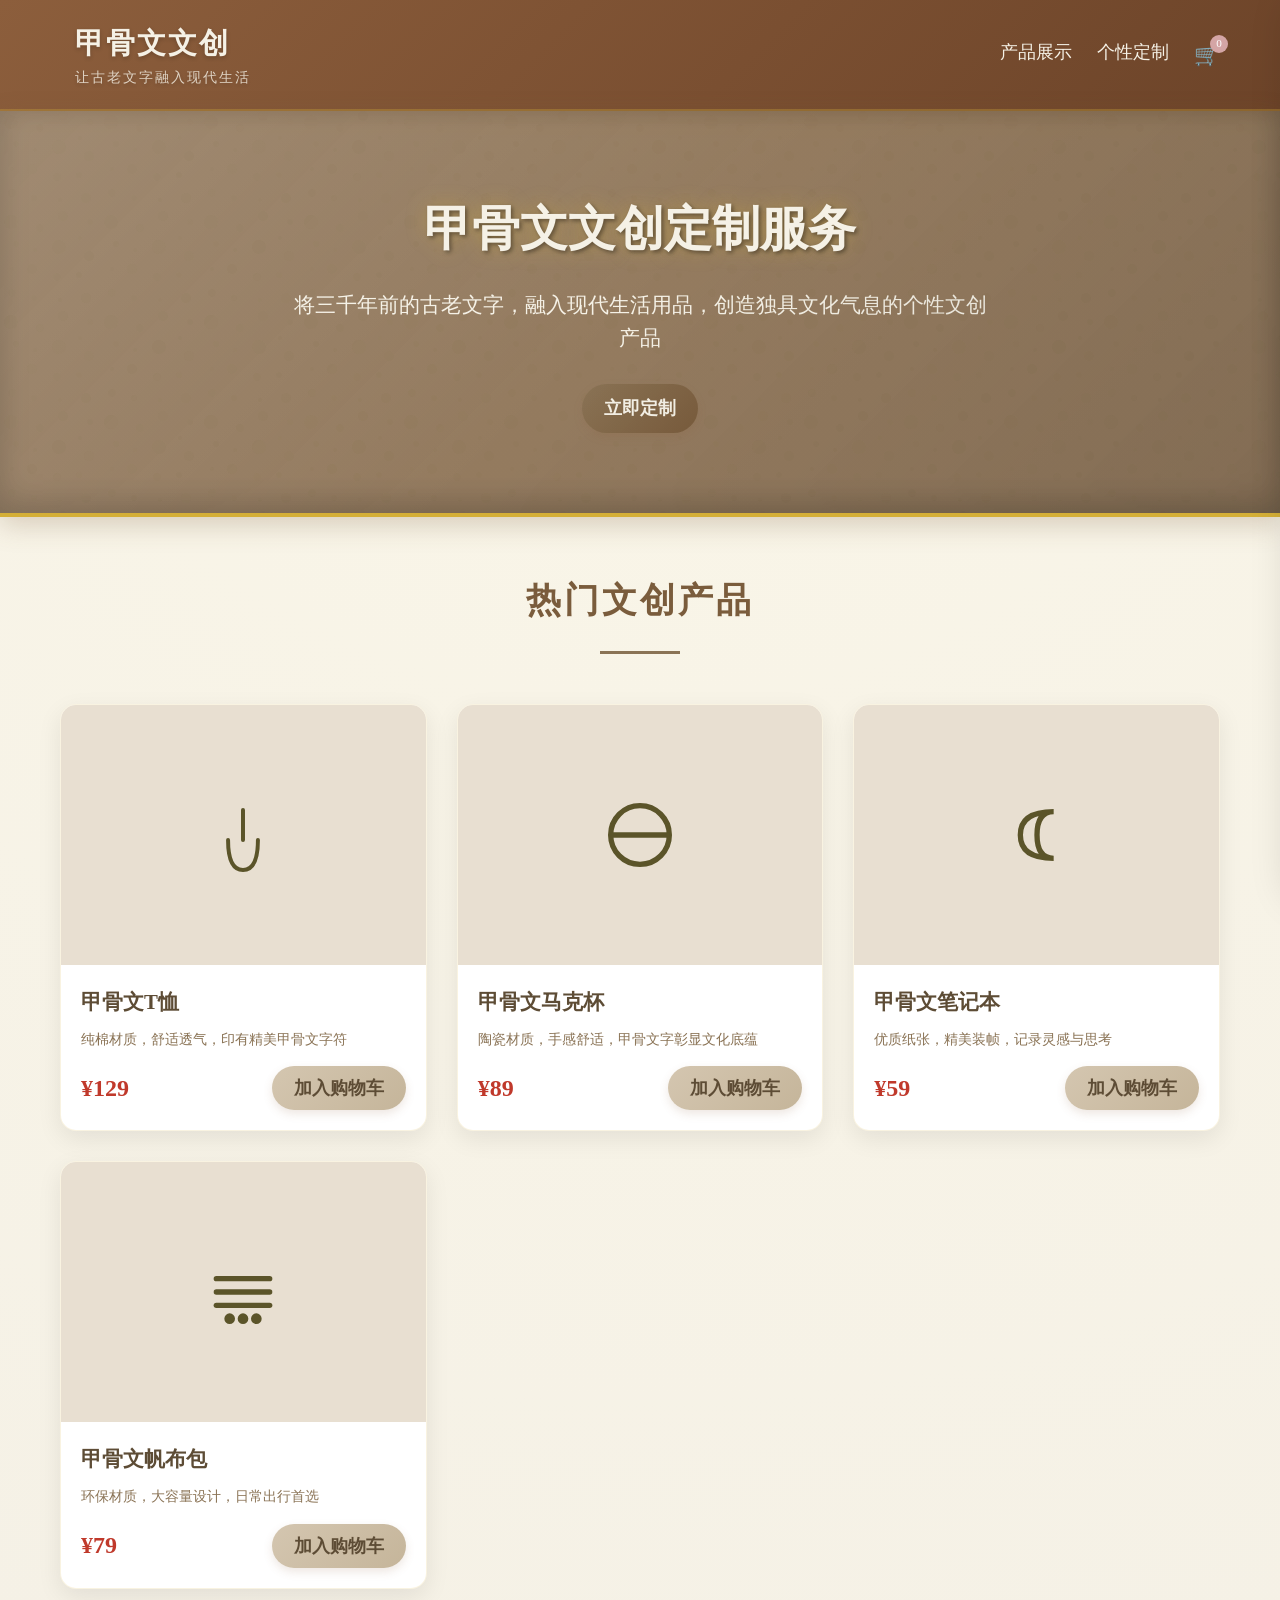
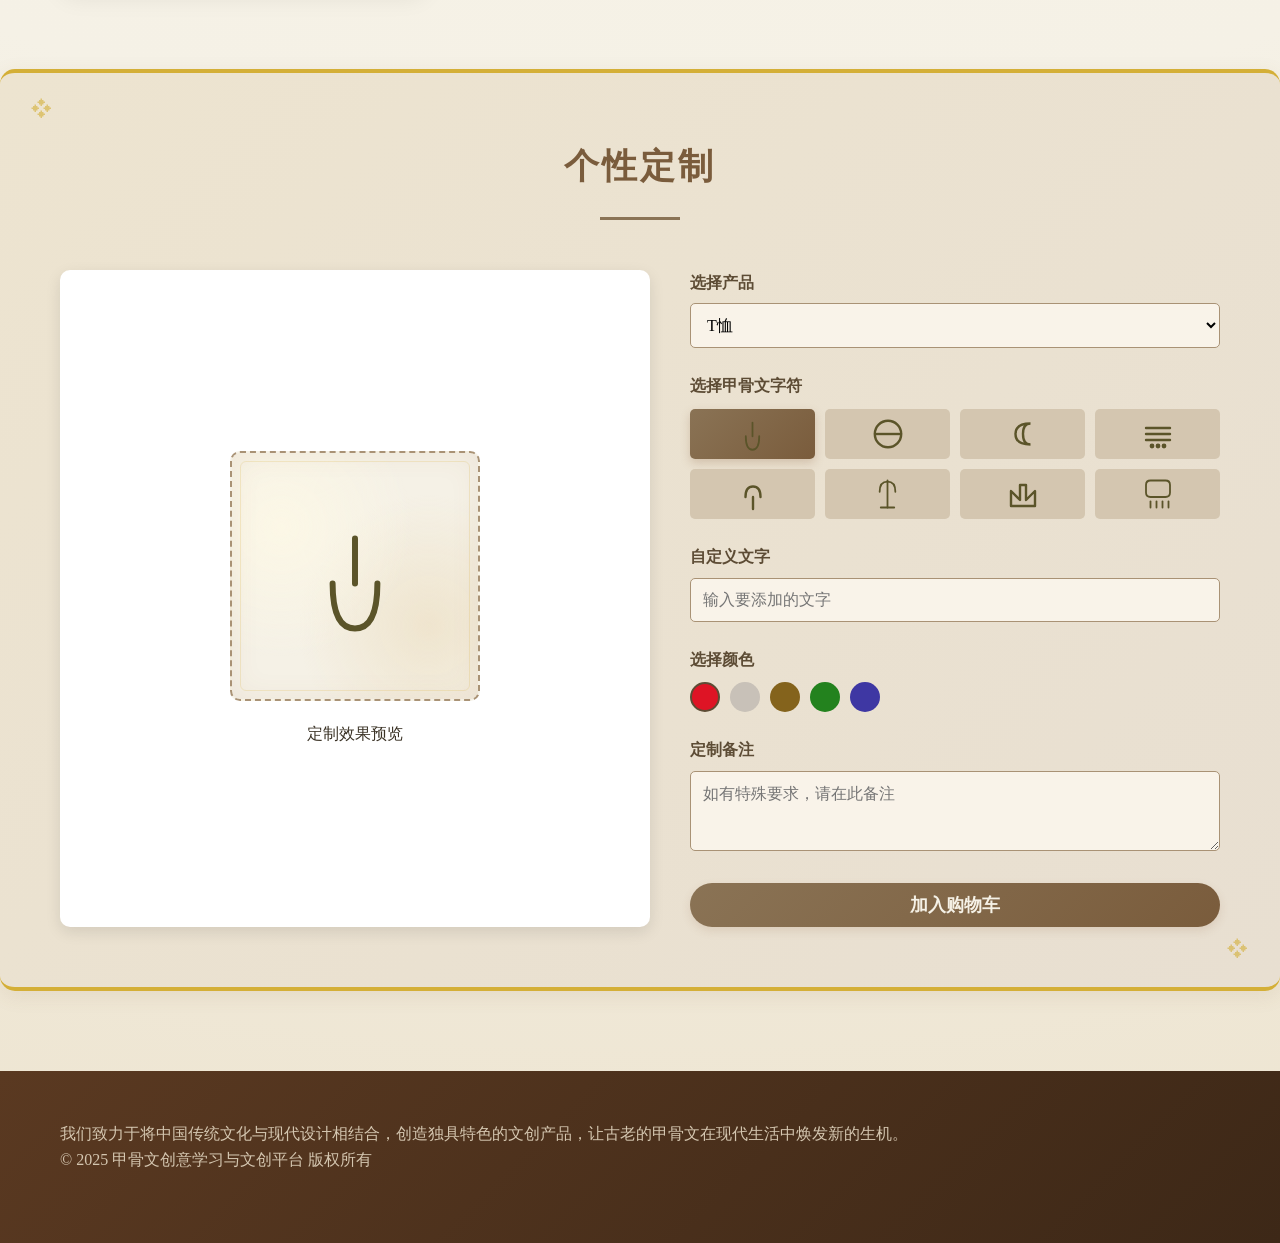
<file: 文创定制服务.html>
<!DOCTYPE html>
<html lang="zh-CN">
<head>
    <meta charset="UTF-8">
    <meta name="viewport" content="width=device-width, initial-scale=1.0">
    <title>甲骨文文创定制服务</title>
    <link rel="stylesheet" href="./css/common.css">
    <link rel="stylesheet" href="./css/enhance.css">
    <style>
        * {
            margin: 0;
            padding: 0;
            box-sizing: border-box;
            font-family: 'SimSun', 'STKaiti', serif;
        }
        
        body {
            background: radial-gradient(circle at 50% 0%, #faf6e8 0%, #f5f1e6 60%, #ede4d0 100%);
            color: #3a3225;
            line-height: 1.6;
            min-height: 100vh;
        }
        
        .container {
            max-width: 1200px;
            margin: 0 auto;
            padding: 0 20px;
        }
        
        /* 头部样式 */
        header {
            background: linear-gradient(135deg, #8a7355 0%, #7a5c3c 100%);
            color: #f5f1e6;
            padding: 20px 0;
            box-shadow: 0 4px 12px rgba(0, 0, 0, 0.1);
        }
        
        .header-content {
            display: flex;
            justify-content: space-between;
            align-items: center;
        }
        
        .logo {
            display: flex;
            align-items: center;
        }
        
        .logo-icon {
            font-size: 2.5rem;
            margin-right: 15px;
            color: #d4c6b0;
        }
        
        .logo-text {
            font-size: 1.8rem;
            font-weight: bold;
        }
        
        .logo-subtitle {
            font-size: 0.9rem;
            opacity: 0.8;
        }
        
        nav ul {
            display: flex;
            list-style: none;
        }
        
        nav li {
            margin-left: 25px;
        }
        
        nav a {
            color: #f5f1e6;
            text-decoration: none;
            font-size: 1.1rem;
            transition: color 0.3s;
            position: relative;
        }
        
        nav a:hover {
            color: #d4c6b0;
        }
        
        nav a::after {
            content: '';
            position: absolute;
            width: 0;
            height: 2px;
            bottom: -5px;
            left: 0;
            background-color: #d4c6b0;
            transition: width 0.3s;
        }
        
        nav a:hover::after {
            width: 100%;
        }
        
        .cart-icon {
            position: relative;
            font-size: 1.3rem;
        }
        
        .cart-count {
            position: absolute;
            top: -8px;
            right: -8px;
            background: #d4a5a5;
            color: white;
            border-radius: 50%;
            width: 18px;
            height: 18px;
            font-size: 0.7rem;
            display: flex;
            align-items: center;
            justify-content: center;
        }
         /* Banner样式 */
        .banner {
            background: linear-gradient(rgba(122, 92, 60, 0.8), rgba(122, 92, 60, 0.8)), url('data:image/svg+xml;utf8,<svg xmlns="http://www.w3.org/2000/svg" width="100" height="100" viewBox="0 0 100 100"><path d="M11 18c3.866 0 7-3.134 7-7s-3.134-7-7-7-7 3.134-7 7 3.134 7 7 7zm48 25c3.866 0 7-3.134 7-7s-3.134-7-7-7-7 3.134-7 7 3.134 7 7 7zm-43-7c1.657 0 3-1.343 3-3s-1.343-3-3-3-3 1.343-3 3 1.343 3 3 3zm63 31c1.657 0 3-1.343 3-3s-1.343-3-3-3-3 1.343-3 3 1.343 3 3 3zM34 90c1.657 0 3-1.343 3-3s-1.343-3-3-3-3 1.343-3 3 1.343 3 3 3zm56-76c1.657 0 3-1.343 3-3s-1.343-3-3-3-3 1.343-3 3 1.343 3 3 3zM12 86c2.21 0 4-1.79 4-4s-1.79-4-4-4-4 1.79-4 4 1.79 4 4 4zm28-65c2.21 0 4-1.79 4-4s-1.79-4-4-4-4 1.79-4 4 1.79 4 4 4zm23-11c2.76 0 5-2.24 5-5s-2.24-5-5-5-5 2.24-5 5 2.24 5 5 5zm-6 60c2.21 0 4-1.79 4-4s-1.79-4-4-4-4 1.79-4 4 1.79 4 4 4zm29 22c2.76 0 5-2.24 5-5s-2.24-5-5-5-5 2.24-5 5 2.24 5 5 5zM32 63c2.76 0 5-2.24 5-5s-2.24-5-5-5-5 2.24-5 5 2.24 5 5 5zm57-13c2.76 0 5-2.24 5-5s-2.24-5-5-5-5 2.24-5 5 2.24 5 5 5zm-9-21c1.105 0 2-.895 2-2s-.895-2-2-2-2 .895-2 2 .895 2 2 2zM60 91c1.105 0 2-.895 2-2s-.895-2-2-2-2 .895-2 2 .895 2 2 2zM35 41c1.105 0 2-.895 2-2s-.895-2-2-2-2 .895-2 2 .895 2 2 2zM12 60c1.105 0 2-.895 2-2s-.895-2-2-2-2 .895-2 2 .895 2 2 2z" fill="%23d4c6b0" fill-opacity="0.2"/></svg>');
            color: #f5f1e6;
            padding: 80px 0;
            text-align: center;
            margin-bottom: 50px;
            box-shadow: inset 0 -10px 30px rgba(0, 0, 0, 0.2), 0 8px 25px rgba(122, 92, 60, 0.25);
            border-bottom: 4px solid #d4af37;
            position: relative;
            overflow: hidden;
        }

        .banner::before {
            content: '';
            position: absolute;
            inset: 0;
            background: linear-gradient(135deg, rgba(255, 255, 255, 0.12) 0%, transparent 50%, rgba(0, 0, 0, 0.12) 100%);
            pointer-events: none;
        }

        .banner h1 {
            font-size: 3rem;
            margin-bottom: 20px;
            text-shadow: 2px 2px 4px rgba(0, 0, 0, 0.4), 0 0 20px rgba(212, 175, 55, 0.4);
            position: relative;
        }
        
        .banner p {
            font-size: 1.3rem;
            max-width: 700px;
            margin: 0 auto 30px;
        }
        
        .btn {
            display: inline-block;
            background: linear-gradient(135deg, #d4c6b0 0%, #c5b59a 100%);
            color: #5d4c35;
            padding: 12px 30px;
            border-radius: 30px;
            text-decoration: none;
            font-weight: bold;
            transition: all 0.3s;
            border: none;
            cursor: pointer;
            font-size: 1.1rem;
            box-shadow: 0 4px 10px rgba(140, 94, 60, 0.15);
        }
        
        .btn:hover {
            transform: translateY(-3px);
            box-shadow: 0 8px 20px rgba(140, 94, 60, 0.25);
        }
        
        .btn-primary {
            background: linear-gradient(135deg, #8a7355 0%, #7a5c3c 100%);
            color: #f5f1e6;
        }
        
        .btn-primary:hover {
            background: linear-gradient(135deg, #7a5c3c 0%, #6a4c2c 100%);
        }
        
        /* 产品展示区 */
        .section-title {
            text-align: center;
            margin-bottom: 50px;
            position: relative;
        }
        
        .section-title h2 {
            font-size: 2.2rem;
            color: #7a5c3c;
            display: inline-block;
            padding-bottom: 10px;
        }
        
        .section-title h2::after {
            content: '';
            position: absolute;
            width: 80px;
            height: 3px;
            background: #8a7355;
            bottom: 0;
            left: 50%;
            transform: translateX(-50%);
        }
        
        .products {
            display: grid;
            grid-template-columns: repeat(auto-fill, minmax(280px, 1fr));
            gap: 30px;
            margin-bottom: 80px;
        } .product-card {
            background: white;
            border-radius: 16px;
            overflow: hidden;
            box-shadow: 0 8px 20px rgba(140, 94, 60, 0.12);
            transition: transform 0.3s, box-shadow 0.3s;
            border: 1px solid rgba(212, 175, 55, 0.15);
        }
        
        .product-card:hover {
            transform: translateY(-10px);
            box-shadow: 0 15px 30px rgba(140, 94, 60, 0.25);
        }
        
        .product-img {
            height: 200px;
            background: #e8dfd1;
            display: flex;
            align-items: center;
            justify-content: center;
            position: relative;
        }
        
        .product-oracle {
            font-size: 4rem;
            color: #5d4c35;
            display: flex;
            align-items: center;
            justify-content: center;
        }
        
        .product-info {
            padding: 20px;
        }
        
        .product-info h3 {
            font-size: 1.3rem;
            margin-bottom: 10px;
            color: #5d4c35;
        }
        
        .product-info p {
            color: #8a7355;
            margin-bottom: 15px;
            font-size: 0.9rem;
        }
        
        .product-price {
            display: flex;
            justify-content: space-between;
            align-items: center;
        }
        
        .price {
            font-size: 1.2rem;
            font-weight: bold;
            color: #7a5c3c;
        }
        
        /* 定制区域 */
        .customization {
            background: linear-gradient(135deg, #ede4d0 0%, #e8dfd1 100%);
            padding: 60px 0;
            margin-bottom: 80px;
            border-radius: 15px;
            border-top: 4px solid #d4af37;
            border-bottom: 4px solid #d4af37;
            position: relative;
            box-shadow: 0 5px 20px rgba(140, 94, 60, 0.1);
        }

        .customization::before,
        .customization::after {
            content: '❖';
            position: absolute;
            color: #d4af37;
            font-size: 1.5rem;
            opacity: 0.6;
            pointer-events: none;
        }

        .customization::before {
            top: 18px;
            left: 30px;
        }

        .customization::after {
            bottom: 18px;
            right: 30px;
        }
        
        .customization-container {
            display: flex;
            flex-wrap: wrap;
            gap: 40px;
        }
        
        .custom-preview {
            flex: 1;
            min-width: 300px;
            background: white;
            border-radius: 10px;
            padding: 30px;
            box-shadow: 0 5px 15px rgba(0, 0, 0, 0.1);
            display: flex;
            flex-direction: column;
            align-items: center;
            justify-content: center;
        }
        
        .preview-item {
            width: 250px;
            height: 250px;
            background:
                radial-gradient(circle at 20% 30%, rgba(255, 250, 230, 0.7) 0%, transparent 50%),
                radial-gradient(circle at 80% 70%, rgba(230, 210, 170, 0.4) 0%, transparent 50%),
                #f5f1e6;
            border: 2px dashed #a99275;
            border-radius: 10px;
            display: flex;
            align-items: center;
            justify-content: center;
            margin-bottom: 20px;
            box-shadow: inset 0 0 30px rgba(140, 94, 60, 0.08);
            position: relative;
        }

        .preview-item::after {
            content: '';
            position: absolute;
            inset: 8px;
            border: 1px solid rgba(212, 175, 55, 0.2);
            border-radius: 6px;
            pointer-events: none;
        }
        
        .preview-oracle {
            font-size: 5rem;
            color: #5d4c35;
            display: flex;
            align-items: center;
            justify-content: center;
        }
        
        .custom-controls {
            flex: 1;
            min-width: 300px;
        }
        
        .control-group {
            margin-bottom: 25px;
        }
        
        .control-group label {
            display: block;
            margin-bottom: 8px;
            font-weight: bold;
            color: #5d4c35;
        }
        
        .control-group input, .control-group select, .control-group textarea {
            width: 100%;
            padding: 12px;
            border: 1px solid #a99275;
            border-radius: 5px;
            background: #f9f3e9;
            font-size: 1rem;
        }
        
        .color-options {
            display: flex;
            gap: 10px;
            margin-top: 10px;
        }
        
        .color-option {
            width: 30px;
            height: 30px;
            border-radius: 50%;
            cursor: pointer;
            border: 2px solid transparent;
        }
        
        .color-option.active {
            border-color: #5d4c35;
        }
        
        .oracle-characters {
            display: grid;
            grid-template-columns: repeat(4, 1fr);
            gap: 10px;
            margin-top: 10px;
        }
        
        .oracle-char {
            background: #d4c6b0;
            border-radius: 5px;
            height: 50px;
            display: flex;
            align-items: center;
            justify-content: center;
            cursor: pointer;
            font-size: 1.5rem;
            transition: all 0.3s;
            overflow: hidden;
        }
        
        .oracle-char:hover {
            background: #c5b59a;
            transform: translateY(-2px);
        }
        
        .oracle-char.active {
            background: linear-gradient(135deg, #8a7355 0%, #7a5c3c 100%);
            color: white;
            box-shadow: 0 4px 10px rgba(140, 94, 60, 0.25);
        }
        
        /* 购物车 */
        .cart-modal {
            position: fixed;
            top: 0;
            right: -400px;
            width: 380px;
            height: 100vh;
            background: white;
            box-shadow: -5px 0 15px rgba(0, 0, 0, 0.1);
            transition: right 0.3s;
            z-index: 1000;
            display: flex;
            flex-direction: column;
        }
        
        .cart-modal.active {
            right: 0;
        }
        
        .cart-header {
            padding: 20px;
            background: #8a7355;
            color: white;
            display: flex;
            justify-content: space-between;
            align-items: center;
        }
        
        .cart-close {
            background: none;
            border: none;
            color: white;
            font-size: 1.5rem;
            cursor: pointer;
        }
        
        .cart-items {
            flex: 1;
            padding: 20px;
            overflow-y: auto;
        }
        
        .cart-item {
            display: flex;
            margin-bottom: 20px;
            padding-bottom: 20px;
            border-bottom: 1px solid #e8dfd1;
        }
        
        .cart-item-img {
            width: 80px;
            height: 80px;
            background: #e8dfd1;
            border-radius: 5px;
            display: flex;
            align-items: center;
            justify-content: center;
            margin-right: 15px;
        }
        
        .cart-item-info {
            flex: 1;
        }
        
        .cart-item-info h4 {
            margin-bottom: 5px;
            color: #5d4c35;
        }
        
        .cart-item-info p {
            color: #8a7355;
            font-size: 0.9rem;
        }
        
        .cart-item-price {
            font-weight: bold;
            color: #7a5c3c;
        }
        
        .cart-footer {
            padding: 20px;
            border-top: 1px solid #e8dfd1;
        }
        
        .cart-total {
            display: flex;
            justify-content: space-between;
            margin-bottom: 20px;
            font-size: 1.2rem;
            font-weight: bold;
            color: #5d4c35;
        }  /* 页脚 */
        footer {
            background: #5d4c35;
            color: #d4c6b0;
            padding: 50px 0 20px;
        }
        
        .footer-content {
            display: flex;
            flex-wrap: wrap;
            gap: 40px;
            margin-bottom: 40px;
        }
        
        .footer-column {
            flex: 1;
            min-width: 200px;
        }
        
        .footer-column h3 {
            color: #f5f1e6;
            margin-bottom: 20px;
            font-size: 1.2rem;
        }
        
        .footer-column ul {
            list-style: none;
        }
        
        .footer-column li {
            margin-bottom: 10px;
        }
        
        .footer-column a {
            color: #d4c6b0;
            text-decoration: none;
            transition: color 0.3s;
        }
        
        .footer-column a:hover {
            color: #f5f1e6;
        }
        
        .copyright {
            text-align: center;
            padding-top: 20px;
            border-top: 1px solid #8a7355;
            font-size: 0.9rem;
        }
        
        /* 响应式设计 */
        @media (max-width: 768px) {
            .header-content {
                flex-direction: column;
                text-align: center;
            }
            
            nav ul {
                margin-top: 20px;
                justify-content: center;
            }
            
            nav li {
                margin: 0 10px;
            }
            
            .banner h1 {
                font-size: 2.2rem;
            }
            
            .customization-container {
                flex-direction: column;
            }
            
            .oracle-characters {
                grid-template-columns: repeat(4, 1fr);
            }
            
            .cart-modal {
                width: 100%;
                right: -100%;
            }
        }
    </style>
</head>
<body>
    <!-- 头部 -->
    <header>
        <div class="container">
            <div class="header-content">
                <div class="logo">
                    <div class="logo-icon"></div>
                    <div>
                        <div class="logo-text">甲骨文文创</div>
                        <div class="logo-subtitle">让古老文字融入现代生活</div>
                    </div>
                </div>
                <nav>
                    <ul>
                        <li><a href=" ">产品展示</a ></li>
                        <li><a href="#customization">个性定制</a ></li>
                        <li>
                            <a href="#" class="cart-icon" id="cart-toggle">
                                🛒 <span class="cart-count">0</span>
                            </a >
                        </li>
                    </ul>
                </nav>
            </div>
        </div>
    </header>

    <!-- Banner -->
    <section class="banner">
        <div class="container">
            <h1>甲骨文文创定制服务</h1>
            <p>将三千年前的古老文字，融入现代生活用品，创造独具文化气息的个性文创产品</p >
            <a href="#customization" class="btn btn-primary">立即定制</a >
        </div>
    </section>

    <!-- 产品展示 -->
    <section class="container" id="products">
        <div class="section-title">
            <h2>热门文创产品</h2>
        </div>
        <div class="products">


<div class="product-card">
                <div class="product-img">
                    <div class="product-oracle" data-char="人">人</div>
                </div>
                <div class="product-info">
                    <h3>甲骨文T恤</h3>
                    <p>纯棉材质，舒适透气，印有精美甲骨文字符</p >
                    <div class="product-price">
                        <div class="price">¥129</div>
                        <button class="btn">加入购物车</button>
                    </div>
                </div>
            </div>

            


            <div class="product-card">
                <div class="product-img">
                    <div class="product-oracle" data-char="日">日</div>
                </div>
                <div class="product-info">
                    <h3>甲骨文马克杯</h3>
                    <p>陶瓷材质，手感舒适，甲骨文字彰显文化底蕴</p >
                    <div class="product-price">
                        <div class="price">¥89</div>
                        <button class="btn">加入购物车</button>
                    </div>
                </div>
            </div>






<div class="product-card">
                <div class="product-img">
                    <div class="product-oracle" data-char="月">月</div>
                </div>
                <div class="product-info">
                    <h3>甲骨文笔记本</h3>
                    <p>优质纸张，精美装帧，记录灵感与思考</p >
                    <div class="product-price">
                        <div class="price">¥59</div>
                        <button class="btn">加入购物车</button>
                    </div>
                </div>
            </div>









            <div class="product-card">
                <div class="product-img">
                    <div class="product-oracle" data-char="水">水</div>
                </div>
                <div class="product-info">
                    <h3>甲骨文帆布包</h3>
                    <p>环保材质，大容量设计，日常出行首选</p >
                    <div class="product-price">
                        <div class="price">¥79</div>
                        <button class="btn">加入购物车</button>
                    </div>
                </div>
            </div>
        </div>
    </section>

    <!-- 定制区域 -->
    <section class="customization" id="customization">
        <div class="container">
            <div class="section-title">
                <h2>个性定制</h2>
            </div>
            <div class="customization-container">
                <div class="custom-preview">
                    <div class="preview-item">
                        <div class="preview-oracle" id="preview-oracle" data-char="人">人</div>
                    </div>
                    <p>定制效果预览</p >
                </div>
                <div class="custom-controls">
                    <div class="control-group">
                        <label for="product-type">选择产品</label>
                        <select id="product-type">
                            <option value="t-shirt">T恤</option>
                            <option value="mug">马克杯</option>
                            <option value="notebook">笔记本</option>
                            <option value="bag">帆布包</option>
                        </select>
                    </div>
                    <div class="control-group">
                        <label>选择甲骨文字符</label>
                        <div class="oracle-characters">
                            <div class="oracle-char active" data-char="人">人</div>
                            <div class="oracle-char" data-char="日">日</div>
                            <div class="oracle-char" data-char="月">月</div>
                            <div class="oracle-char" data-char="水">水</div>
                            <div class="oracle-char" data-char="火">火</div>
                            <div class="oracle-char" data-char="木">木</div>
                            <div class="oracle-char" data-char="山">山</div>
                            <div class="oracle-char" data-char="雨">雨</div>
                        </div>
                    </div>
                    <div class="control-group">
                        <label for="custom-text">自定义文字</label>
                        <input type="text" id="custom-text" placeholder="输入要添加的文字">
                    </div>
                    <div class="control-group">
                        <label>选择颜色</label>
                        <div class="color-options">
                            <div class="color-option active" style="background-color: #de1425;"></div>
                            <div class="color-option" style="background-color: #c8c1b8;"></div>
                            <div class="color-option" style="background-color: #84631c;"></div>
                            <div class="color-option" style="background-color: #23821e;"></div>
                            <div class="color-option" style="background-color: #3e37a3;"></div>
                        </div>
                    </div>
                    <div class="control-group">
                        <label for="custom-note">定制备注</label>
                        <textarea id="custom-note" rows="3" placeholder="如有特殊要求，请在此备注"></textarea>
                    </div>
                    <button class="btn btn-primary" style="width: 100%;">加入购物车</button>
                </div>
            </div>
        </div>
    </section>

    <!-- 购物车 -->
    <div class="cart-modal" id="cart-modal">
        <div class="cart-header">
            <h3>购物车</h3>
            <button class="cart-close" id="cart-close">×</button>
        </div>
        <div class="cart-items">
            <!-- 购物车内容将通过JavaScript动态生成 -->
            <div class="empty-cart" style="text-align: center; padding: 40px 0; color: #8a7355;">
                购物车为空
            </div>
        </div>
        <div class="cart-footer">
            <div class="cart-total">
                <span>总计:</span>
                <span>¥0</span>
            </div>
            <button class="btn btn-primary" style="width: 100%;">立即结算</button>
        </div>
    </div>

    <!-- 页脚 -->
    <footer>
        <div class="container">
            <div class="footer-content">
                <div class="footer-column">
                    <p>我们致力于将中国传统文化与现代设计相结合，创造独具特色的文创产品，让古老的甲骨文在现代生活中焕发新的生机。</p >
                                  <p>&copy;  2025 甲骨文创意学习与文创平台 版权所有</p >
                </div>
            
        </div>
    </footer><script>
        // SVG字典和渲染函数
        const SVG_DICT = {
            '人': './svg/人.svg',
            '日': './svg/日.svg',
            '月': './svg/月.svg',
            '水': './svg/水.svg',
            '火': './svg/火.svg',
            '木': './svg/木.svg',
            '山': './svg/山.svg',
            '雨': './svg/雨.svg'
        };

        // 根据字符渲染对应SVG到指定元素
        function renderOracleSVG(element, char, type) {
            if (!element || !char || !SVG_DICT[char]) return;
            const size = type === 'preview' ? 120 : (type === 'selector' ? 36 : 80);
            const filter = 'sepia(1) hue-rotate(15deg) saturate(2)';
            element.innerHTML = '<img src="' + SVG_DICT[char] + '" alt="' + char + '" style="width:' + size + 'px;height:' + size + 'px;filter:' + filter + ';object-fit:contain;">';
        }

        // 将颜色值转换为 hue-rotate 角度（用于SVG色调调整）
        function colorToHueRotate(colorStr) {
            const match = colorStr.match(/\d+/g);
            if (!match || match.length < 3) return 15;
            const r = parseInt(match[0]) / 255;
            const g = parseInt(match[1]) / 255;
            const b = parseInt(match[2]) / 255;
            const max = Math.max(r, g, b);
            const min = Math.min(r, g, b);
            let h = 0;
            if (max !== min) {
                const d = max - min;
                switch (max) {
                    case r: h = ((g - b) / d) % 6; break;
                    case g: h = (b - r) / d + 2; break;
                    case b: h = (r - g) / d + 4; break;
                }
                h *= 60;
                if (h < 0) h += 360;
            }
            return Math.round(h);
        }

        // DOM加载完成后遍历页面所有甲骨文展示位置并替换为SVG
        document.addEventListener('DOMContentLoaded', function() {
            document.querySelectorAll('.product-oracle').forEach(function(el) {
                const char = el.dataset.char || (el.textContent || '').trim();
                renderOracleSVG(el, char, 'product');
            });
            document.querySelectorAll('.preview-oracle').forEach(function(el) {
                const char = el.dataset.char || (el.textContent || '').trim();
                renderOracleSVG(el, char, 'preview');
            });
            document.querySelectorAll('.oracle-char').forEach(function(el) {
                const char = el.dataset.char || (el.textContent || '').trim();
                renderOracleSVG(el, char, 'selector');
            });
        });
    </script>
    <script>
        // 购物车功能
        const cartToggle = document.getElementById('cart-toggle');
        const cartModal = document.getElementById('cart-modal');
        const cartClose = document.getElementById('cart-close');
        const cartCount = document.querySelector('.cart-count');
        
        cartToggle.addEventListener('click', function(e) {
            e.preventDefault();
            cartModal.classList.add('active');
        });
        
        cartClose.addEventListener('click', function() {
            cartModal.classList.remove('active');
        });
        
        // 甲骨文字符选择
        const oracleChars = document.querySelectorAll('.oracle-char');
        const previewOracle = document.getElementById('preview-oracle');
        
        oracleChars.forEach(char => {
            char.addEventListener('click', function() {
                oracleChars.forEach(c => c.classList.remove('active'));
                this.classList.add('active');
                const selectedChar = this.dataset.char || (this.textContent || '').trim();
                previewOracle.dataset.char = selectedChar;
                renderOracleSVG(previewOracle, selectedChar, 'preview');
            });
        });
        
        // 颜色选择
        const colorOptions = document.querySelectorAll('.color-option');
        
        colorOptions.forEach(option => {
            option.addEventListener('click', function() {
                colorOptions.forEach(o => o.classList.remove('active'));
                this.classList.add('active');
                previewOracle.style.color = this.style.backgroundColor;
                // 同步通过滤镜调整预览区SVG色调
                const img = previewOracle.querySelector('img');
                if (img) {
                    const hue = colorToHueRotate(this.style.backgroundColor);
                    img.style.filter = 'sepia(1) hue-rotate(' + hue + 'deg) saturate(2)';
                }
            });
        });
        
        // 添加产品到购物车
        const addToCartButtons = document.querySelectorAll('.product-card .btn');
        const customAddToCart = document.querySelector('.custom-controls .btn');
        
        let cartItems = [];
        let cartTotal = 0;
        
        function updateCart() {
            cartCount.textContent = cartItems.length;
            
            const cartItemsContainer = document.querySelector('.cart-items');
            const cartTotalElement = document.querySelector('.cart-total span:last-child');
            
            if (cartItems.length === 0) {
                cartItemsContainer.innerHTML = '<div class="empty-cart" style="text-align: center; padding: 40px 0; color: #8a7355;">购物车为空</div>';
                cartTotalElement.textContent = '¥0';
                return;
            }
            
            cartItemsContainer.innerHTML = '';
            cartTotal = 0;
            
            cartItems.forEach((item, index) => {
                cartTotal += item.price;

                const oracleImgHtml = (typeof SVG_DICT !== 'undefined' && SVG_DICT[item.oracleChar])
                    ? '<img src="' + SVG_DICT[item.oracleChar] + '" alt="' + item.oracleChar + '" style="width:50px;height:50px;filter:sepia(1) hue-rotate(15deg) saturate(2);object-fit:contain;">'
                    : '<div style="font-size: 2rem;">' + item.oracleChar + '</div>';
                const cartItemElement = document.createElement('div');
                cartItemElement.className = 'cart-item';
                cartItemElement.innerHTML = `
                    <div class="cart-item-img">
                        ${oracleImgHtml}
                    </div>
                    <div class="cart-item-info">
                        <h4>${item.name}</h4>
                        <p>${item.customText ? '文字: ' + item.customText : ''}</p >
                        <div class="cart-item-price">¥${item.price}</div>
                    </div>
                `;

                cartItemsContainer.appendChild(cartItemElement);
            });
            
            cartTotalElement.textContent = `¥${cartTotal}`;
        }
        
        addToCartButtons.forEach(button => {
            button.addEventListener('click', function() {
                const productCard = this.closest('.product-card');
                const productName = productCard.querySelector('h3').textContent;
                const productPrice = parseInt(productCard.querySelector('.price').textContent.replace('¥', ''));
                const oracleEl = productCard.querySelector('.product-oracle');
                const oracleChar = oracleEl.dataset.char || (oracleEl.textContent || '').trim();

                cartItems.push({
                    name: productName,
                    price: productPrice,
                    oracleChar: oracleChar
                });

                updateCart();

                // 显示添加成功提示
                Toast.success(`已成功将 ${productName} 添加到购物车`);
            });
        });customAddToCart.addEventListener('click', function() {
            const productType = document.getElementById('product-type');
            const selectedProduct = productType.options[productType.selectedIndex].text;
            const activeOracle = document.querySelector('.oracle-char.active');
            const oracleChar = activeOracle.dataset.char || (activeOracle.textContent || '').trim();
            const customText = document.getElementById('custom-text').value;
            
            // 根据产品类型设置价格
            let price = 0;
            switch(productType.value) {
                case 't-shirt':
                    price = 129;
                    break;
                case 'mug':
                    price = 89;
                    break;
                case 'notebook':
                    price = 59;
                    break;
                case 'bag':
                    price = 79;
                    break;
            }
            
            // 如果有自定义文字，增加费用
            if (customText) {
                price += 20;
            }
            
            cartItems.push({
                name: `定制${selectedProduct}`,
                price: price,
                oracleChar: oracleChar,
                customText: customText
            });
            
            updateCart();
            
            // 显示添加成功提示
            Toast.success(`已成功将定制${selectedProduct}添加到购物车`);
        });
        
        // 初始化
        updateCart();
    </script>
    <script src="./js/common.js"></script>
</body>
</html>
</file>
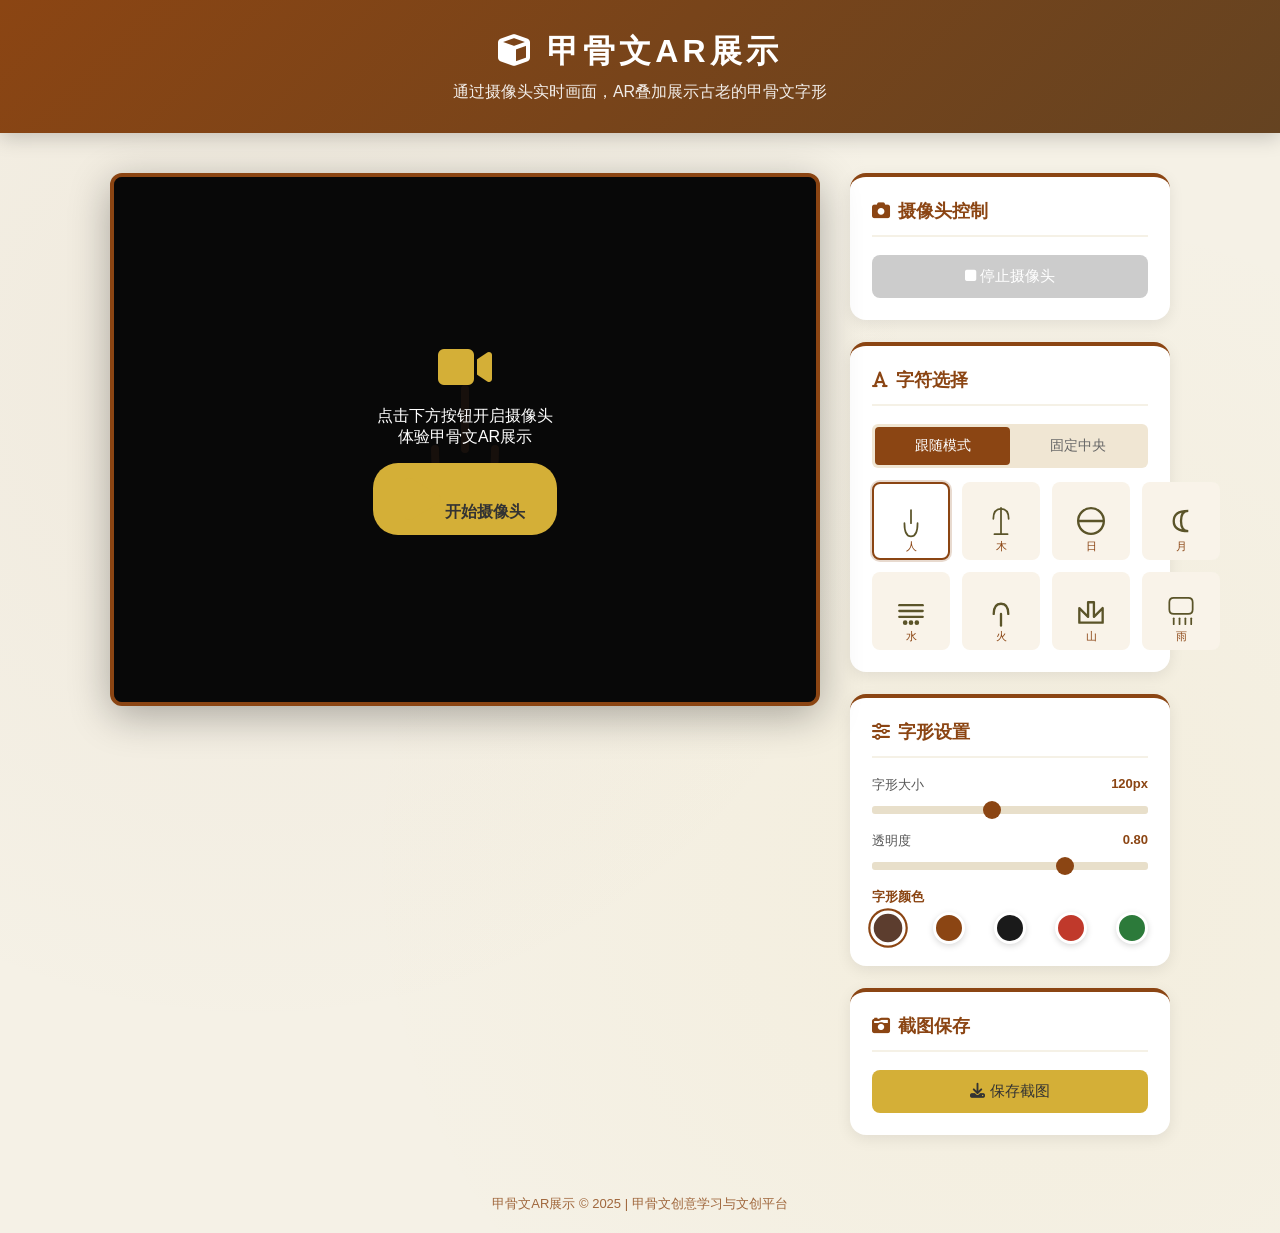
<file: 甲骨文AR展示.html>
<!DOCTYPE html>
<html lang="zh-CN">
<head>
    <meta charset="UTF-8">
    <meta name="viewport" content="width=device-width, initial-scale=1.0">
    <title>甲骨文AR展示</title>
    <link rel="stylesheet" href="https://cdnjs.cloudflare.com/ajax/libs/font-awesome/6.4.0/css/all.min.css">
    <link rel="stylesheet" href="./css/common.css">
    <style>
        * { margin: 0; padding: 0; box-sizing: border-box; }
        body {
            font-family: 'Microsoft YaHei', sans-serif;
            background: #f5f1e6;
            color: #333;
            min-height: 100vh;
            background-image:
                radial-gradient(circle at 20% 30%, rgba(140, 94, 60, 0.05) 0%, transparent 50%),
                radial-gradient(circle at 80% 70%, rgba(212, 175, 55, 0.05) 0%, transparent 50%);
        }

        header {
            background: linear-gradient(135deg, #8B4513 0%, #654321 100%);
            color: white;
            padding: 25px 20px;
            text-align: center;
            box-shadow: 0 4px 20px rgba(0,0,0,0.2);
        }
        header h1 {
            font-size: 28px;
            margin-bottom: 8px;
            letter-spacing: 3px;
        }
        header p {
            font-size: 14px;
            opacity: 0.9;
        }

        .container {
            max-width: 1200px;
            margin: 30px auto;
            padding: 0 20px;
            display: flex;
            gap: 25px;
            flex-wrap: wrap;
        }

        .video-section {
            flex: 1;
            min-width: 320px;
        }

        .video-wrapper {
            position: relative;
            width: 100%;
            aspect-ratio: 4/3;
            background: #1a1a1a;
            border-radius: 12px;
            overflow: hidden;
            box-shadow: 0 10px 40px rgba(0,0,0,0.3);
            border: 4px solid #8B4513;
            touch-action: none;
        }

        video {
            width: 100%;
            height: 100%;
            object-fit: cover;
            display: block;
        }

        .overlay-oracle {
            position: absolute;
            pointer-events: none;
            transform: translate(-50%, -50%);
            z-index: 10;
            left: 50%;
            top: 50%;
        }
        .overlay-oracle.is-following {
            transition: left 0.05s ease-out, top 0.05s ease-out;
        }
        .overlay-oracle img {
            display: block;
            pointer-events: none;
        }

        .start-overlay {
            position: absolute;
            inset: 0;
            background: rgba(0,0,0,0.7);
            display: flex;
            flex-direction: column;
            align-items: center;
            justify-content: center;
            color: white;
            z-index: 20;
            gap: 15px;
        }
        .start-overlay i { font-size: 48px; color: #d4af37; }
        .start-overlay p { font-size: 16px; text-align: center; padding: 0 20px; }
        .start-overlay button {
            padding: 12px 32px;
            background: #d4af37;
            color: #333;
            border: none;
            border-radius: 25px;
            font-size: 16px;
            cursor: pointer;
            font-weight: bold;
            transition: transform 0.2s;
        }
        .start-overlay button:hover { transform: scale(1.05); }

        .loading-spinner {
            width: 40px;
            height: 40px;
            border: 4px solid rgba(255,255,255,0.2);
            border-top-color: #d4af37;
            border-radius: 50%;
            animation: spin 1s linear infinite;
        }
        @keyframes spin { to { transform: rotate(360deg); } }

        .error-msg {
            color: #ff6b6b;
            font-size: 14px;
            text-align: center;
            padding: 0 20px;
        }

        .control-section {
            width: 300px;
            display: flex;
            flex-direction: column;
            gap: 18px;
        }

        .card {
            background: white;
            border-radius: 12px;
            padding: 18px;
            box-shadow: 0 4px 15px rgba(0,0,0,0.08);
            border-top: 4px solid #8B4513;
        }
        .card h3 {
            color: #8B4513;
            font-size: 16px;
            margin-bottom: 14px;
            padding-bottom: 8px;
            border-bottom: 2px solid #f5f1e6;
            display: flex;
            align-items: center;
            gap: 8px;
        }

        .btn {
            width: 100%;
            padding: 10px;
            border: none;
            border-radius: 6px;
            font-size: 14px;
            cursor: pointer;
            transition: all 0.2s;
            font-weight: 500;
        }
        .btn-primary {
            background: #8B4513;
            color: white;
        }
        .btn-primary:hover { background: #654321; }
        .btn-primary:disabled {
            background: #ccc;
            cursor: not-allowed;
        }
        .btn-gold {
            background: #d4af37;
            color: #333;
        }
        .btn-gold:hover { background: #c19b2a; }
        .btn-row {
            display: flex;
            gap: 8px;
            margin-bottom: 10px;
        }
        .btn-row .btn { flex: 1; }

        .char-grid {
            display: grid;
            grid-template-columns: repeat(4, 1fr);
            gap: 8px;
        }
        .char-item {
            aspect-ratio: 1;
            background: #f9f3e9;
            border: 2px solid transparent;
            border-radius: 8px;
            cursor: pointer;
            display: flex;
            flex-direction: column;
            align-items: center;
            justify-content: center;
            transition: all 0.2s;
            position: relative;
        }
        .char-item:hover {
            background: #f0e6d3;
            border-color: #d4af37;
        }
        .char-item.active {
            border-color: #8B4513;
            background: #fff;
            box-shadow: 0 0 0 2px rgba(139, 69, 19, 0.2);
        }
        .char-item .char-preview {
            transform: scale(0.7);
        }
        .char-item .char-label {
            position: absolute;
            bottom: 4px;
            font-size: 11px;
            color: #8B4513;
        }

        .slider-group { margin-bottom: 14px; }
        .slider-group:last-child { margin-bottom: 0; }
        .slider-label {
            display: flex;
            justify-content: space-between;
            font-size: 13px;
            color: #555;
            margin-bottom: 6px;
        }
        .slider-label span:last-child {
            color: #8B4513;
            font-weight: bold;
        }
        input[type="range"] {
            width: 100%;
            height: 6px;
            -webkit-appearance: none;
            background: #e8dfca;
            border-radius: 3px;
            outline: none;
        }
        input[type="range"]::-webkit-slider-thumb {
            -webkit-appearance: none;
            width: 18px;
            height: 18px;
            background: #8B4513;
            border-radius: 50%;
            cursor: pointer;
            transition: transform 0.15s;
        }
        input[type="range"]::-webkit-slider-thumb:hover { transform: scale(1.2); }

        .color-row {
            display: flex;
            gap: 8px;
            justify-content: space-between;
        }
        .color-btn {
            width: 36px;
            height: 36px;
            border-radius: 50%;
            border: 3px solid white;
            box-shadow: 0 2px 6px rgba(0,0,0,0.15);
            cursor: pointer;
            transition: transform 0.2s;
        }
        .color-btn:hover { transform: scale(1.15); }
        .color-btn.active {
            box-shadow: 0 0 0 2px #8B4513;
            transform: scale(1.1);
        }

        .mode-toggle {
            display: flex;
            background: #f0e6d3;
            border-radius: 6px;
            padding: 3px;
            margin-bottom: 14px;
        }
        .mode-btn {
            flex: 1;
            padding: 7px;
            text-align: center;
            font-size: 12px;
            border-radius: 4px;
            cursor: pointer;
            transition: all 0.2s;
            border: none;
            background: transparent;
            color: #666;
        }
        .mode-btn.active {
            background: #8B4513;
            color: white;
        }

        footer {
            text-align: center;
            padding: 20px;
            color: #8B4513;
            font-size: 13px;
            opacity: 0.8;
        }

        @media (max-width: 900px) {
            .container { flex-direction: column; }
            .control-section {
                width: 100%;
                flex-direction: row;
                flex-wrap: wrap;
            }
            .card { flex: 1; min-width: 280px; }
        }
        @media (max-width: 480px) {
            header h1 { font-size: 22px; }
            .control-section { flex-direction: column; }
            .card { min-width: auto; }
        }

        /* 电脑端适配（1024px以上） */
        @media (min-width: 1024px) {
            header {
                padding: 30px 20px;
            }
            header h1 {
                font-size: 32px;
                letter-spacing: 4px;
            }
            header p {
                font-size: 16px;
            }
            .container {
                max-width: 1100px;
                margin: 40px auto;
                padding: 0 20px;
                gap: 30px;
            }
            .control-section {
                width: 320px;
                gap: 22px;
            }
            .card {
                padding: 22px;
                border-radius: 16px;
            }
            .card h3 {
                font-size: 18px;
                margin-bottom: 18px;
                padding-bottom: 12px;
            }
            .btn {
                padding: 12px;
                font-size: 15px;
                border-radius: 8px;
            }
            .char-grid {
                grid-template-columns: repeat(4, 1fr);
                gap: 12px;
            }
            .char-item {
                padding: 12px 8px;
            }
            .char-preview {
                width: 45px;
                height: 45px;
            }
            .char-label {
                font-size: 14px;
            }
            .slider-group label {
                font-size: 14px;
            }
            .slider-group input[type="range"] {
                height: 8px;
            }
            .color-row {
                gap: 12px;
            }
            .color-btn {
                width: 32px;
                height: 32px;
            }
            .mode-switch {
                gap: 8px;
            }
            .mode-btn {
                padding: 10px 16px;
                font-size: 14px;
            }
        }

        /* 大屏电脑端适配（1440px以上） */
        @media (min-width: 1440px) {
            header {
                padding: 35px 20px;
            }
            header h1 {
                font-size: 36px;
                letter-spacing: 6px;
            }
            header p {
                font-size: 17px;
            }
            .container {
                max-width: 1400px;
                margin: 50px auto;
                padding: 0 40px;
                gap: 40px;
            }
            .video-section {
                flex: 1.2;
            }
            .control-section {
                width: 360px;
                gap: 25px;
            }
            .card {
                padding: 28px;
                border-radius: 20px;
                box-shadow: 0 6px 20px rgba(0,0,0,0.1);
            }
            .card h3 {
                font-size: 20px;
                margin-bottom: 20px;
                padding-bottom: 14px;
            }
            .btn {
                padding: 14px;
                font-size: 16px;
                border-radius: 10px;
                font-weight: 600;
            }
            .char-grid {
                grid-template-columns: repeat(4, 1fr);
                gap: 15px;
            }
            .char-item {
                padding: 15px 10px;
                border-radius: 12px;
            }
            .char-preview {
                width: 50px;
                height: 50px;
            }
            .char-label {
                font-size: 15px;
                margin-top: 8px;
            }
            .slider-group {
                gap: 10px;
            }
            .slider-group label {
                font-size: 15px;
                font-weight: 500;
            }
            .slider-group input[type="range"] {
                height: 10px;
            }
            .slider-value {
                font-size: 14px;
                padding: 4px 10px;
                border-radius: 6px;
            }
            .color-row {
                gap: 15px;
            }
            .color-btn {
                width: 36px;
                height: 36px;
            }
            .mode-switch {
                gap: 10px;
            }
            .mode-btn {
                padding: 12px 20px;
                font-size: 15px;
                border-radius: 10px;
            }
        }

        /* 超宽屏适配（1920px以上） */
        @media (min-width: 1920px) {
            .container {
                max-width: 1700px;
            }
            .control-section {
                width: 400px;
            }
            .card {
                padding: 32px;
            }
            .char-grid {
                grid-template-columns: repeat(4, 1fr);
            }
        }
    </style>
</head>
<body>

<header>
    <h1><i class="fas fa-cube"></i> 甲骨文AR展示</h1>
    <p>通过摄像头实时画面，AR叠加展示古老的甲骨文字形</p>
</header>

<div class="container">
    <div class="video-section">
        <div class="video-wrapper" id="videoWrapper">
            <video id="video" autoplay playsinline muted></video>
            <div class="overlay-oracle" id="overlayOracle"></div>
            <div class="start-overlay" id="startOverlay">
                <i class="fas fa-video"></i>
                <p>点击下方按钮开启摄像头<br>体验甲骨文AR展示</p>
                <button id="startBtn"><i class="fas fa-play"></i> 开始摄像头</button>
            </div>
        </div>
    </div>

    <div class="control-section">
        <div class="card">
            <h3><i class="fas fa-camera"></i> 摄像头控制</h3>
            <button class="btn btn-primary" id="stopBtn" disabled>
                <i class="fas fa-stop"></i> 停止摄像头
            </button>
        </div>

        <div class="card">
            <h3><i class="fas fa-font"></i> 字符选择</h3>
            <div class="mode-toggle">
                <button class="mode-btn active" data-mode="follow">跟随模式</button>
                <button class="mode-btn" data-mode="fixed">固定中央</button>
            </div>
            <div class="char-grid" id="charGrid"></div>
        </div>

        <div class="card">
            <h3><i class="fas fa-sliders-h"></i> 字形设置</h3>
            <div class="slider-group">
                <div class="slider-label">
                    <span>字形大小</span>
                    <span id="sizeValue">120px</span>
                </div>
                <input type="range" id="sizeSlider" min="60" max="200" value="120">
            </div>
            <div class="slider-group">
                <div class="slider-label">
                    <span>透明度</span>
                    <span id="opacityValue">0.8</span>
                </div>
                <input type="range" id="opacitySlider" min="30" max="100" value="80">
            </div>
            <div class="slider-group">
                <div class="slider-label"><span>字形颜色</span></div>
                <div class="color-row" id="colorRow">
                    <div class="color-btn active" style="background:#5c3d2e" data-color="#5c3d2e"></div>
                    <div class="color-btn" style="background:#8B4513" data-color="#8B4513"></div>
                    <div class="color-btn" style="background:#1a1a1a" data-color="#1a1a1a"></div>
                    <div class="color-btn" style="background:#c0392b" data-color="#c0392b"></div>
                    <div class="color-btn" style="background:#2c7a3a" data-color="#2c7a3a"></div>
                </div>
            </div>
        </div>

        <div class="card">
            <h3><i class="fas fa-camera-retro"></i> 截图保存</h3>
            <button class="btn btn-gold" id="screenshotBtn" disabled>
                <i class="fas fa-download"></i> 保存截图
            </button>
        </div>
    </div>
</div>

<footer>甲骨文AR展示 © 2025 | 甲骨文创意学习与文创平台</footer>

<script>
    const chars = ['人', '木', '日', '月', '水', '火', '山', '雨'];
    const charSvgPaths = {
        '人': './svg/人.svg', '木': './svg/木.svg', '日': './svg/日.svg', '月': './svg/月.svg',
        '水': './svg/水.svg', '火': './svg/火.svg', '山': './svg/山.svg', '雨': './svg/雨.svg'
    };

    const video = document.getElementById('video');
    const overlay = document.getElementById('overlayOracle');
    const startOverlay = document.getElementById('startOverlay');
    const startBtn = document.getElementById('startBtn');
    const stopBtn = document.getElementById('stopBtn');
    const screenshotBtn = document.getElementById('screenshotBtn');
    const charGrid = document.getElementById('charGrid');
    const sizeSlider = document.getElementById('sizeSlider');
    const opacitySlider = document.getElementById('opacitySlider');
    const sizeValue = document.getElementById('sizeValue');
    const opacityValue = document.getElementById('opacityValue');
    const colorRow = document.getElementById('colorRow');
    const videoWrapper = document.getElementById('videoWrapper');
    const modeBtns = document.querySelectorAll('.mode-btn');

    let currentChar = '人';
    let stream = null;
    let isFollowing = true;
    let oracleSize = 120;
    let oracleOpacity = 0.8;
    let oracleColor = '#5c3d2e';
    let overlayX = 50, overlayY = 50;

    function initCharGrid() {
        chars.forEach((char, i) => {
            const item = document.createElement('div');
            item.className = 'char-item' + (i === 0 ? ' active' : '');
            item.innerHTML = `
                <img class="char-preview" src="${charSvgPaths[char]}" alt="${char}" style="width:50px;height:50px;filter:sepia(1) hue-rotate(15deg) saturate(2);">
                <span class="char-label">${char}</span>
            `;
            item.addEventListener('click', () => selectChar(char, item));
            charGrid.appendChild(item);
        });
    }

    function selectChar(char, el) {
        currentChar = char;
        updateOverlaySvg();
        if (isFollowing) overlay.classList.add('is-following');
        document.querySelectorAll('.char-item').forEach(i => i.classList.remove('active'));
        el.classList.add('active');
    }

    function updateOverlaySvg() {
        const svgPath = charSvgPaths[currentChar];
        if (svgPath) {
            overlay.innerHTML = `<img src="${svgPath}" alt="${currentChar}" style="width:${oracleSize}px;height:auto;opacity:${oracleOpacity};filter:sepia(1) hue-rotate(${getHueRotate(oracleColor)})deg saturate(2);">`;
        }
    }

    function getHueRotate(color) {
        const colorMap = { '#5c3d2e': 15, '#8B4513': 10, '#1a1a1a': 0, '#c0392b': 320, '#2c7a3a': 120 };
        return colorMap[color] || 15;
    }

    async function startCamera() {
        startOverlay.innerHTML = '<div class="loading-spinner"></div><p>正在启动摄像头...</p>';
        try {
            stream = await navigator.mediaDevices.getUserMedia({
                video: { facingMode: 'environment', width: { ideal: 1280 }, height: { ideal: 960 } },
                audio: false
            });
            video.srcObject = stream;
            startOverlay.style.display = 'none';
            stopBtn.disabled = false;
            screenshotBtn.disabled = false;
        } catch (err) {
            console.error('Camera error:', err);
            let msg = '无法访问摄像头';
            if (err.name === 'NotAllowedError') msg = '您拒绝了摄像头权限，请在浏览器设置中允许访问';
            else if (err.name === 'NotFoundError') msg = '未检测到摄像头设备';
            else if (err.name === 'NotReadableError') msg = '摄像头被其他程序占用';
            else if (err.name === 'NotSupportedError') msg = '当前浏览器不支持摄像头功能';
            startOverlay.innerHTML = `
                <i class="fas fa-exclamation-triangle" style="color:#ff6b6b"></i>
                <p class="error-msg">${msg}</p>
                <button id="retryBtn"><i class="fas fa-redo"></i> 重试</button>
            `;
            document.getElementById('retryBtn').addEventListener('click', startCamera);
        }
    }

    function stopCamera() {
        if (stream) {
            stream.getTracks().forEach(t => t.stop());
            stream = null;
        }
        video.srcObject = null;
        startOverlay.style.display = 'flex';
        startOverlay.innerHTML = `
            <i class="fas fa-video"></i>
            <p>点击下方按钮开启摄像头<br>体验甲骨文AR展示</p>
            <button id="startBtn"><i class="fas fa-play"></i> 开始摄像头</button>
        `;
        document.getElementById('startBtn').addEventListener('click', startCamera);
        stopBtn.disabled = true;
        screenshotBtn.disabled = true;
    }

    function moveOverlay(clientX, clientY) {
        if (!isFollowing) return;
        const rect = videoWrapper.getBoundingClientRect();
        const x = ((clientX - rect.left) / rect.width) * 100;
        const y = ((clientY - rect.top) / rect.height) * 100;
        overlayX = Math.max(5, Math.min(95, x));
        overlayY = Math.max(5, Math.min(95, y));
        overlay.style.left = overlayX + '%';
        overlay.style.top = overlayY + '%';
    }

    function updateSize() {
        oracleSize = parseInt(sizeSlider.value);
        sizeValue.textContent = oracleSize + 'px';
        updateOverlaySvg();
    }

    function updateOpacity() {
        oracleOpacity = parseInt(opacitySlider.value) / 100;
        opacityValue.textContent = oracleOpacity.toFixed(2);
        updateOverlaySvg();
    }

    function updateColor(color) {
        oracleColor = color;
        updateOverlaySvg();
    }

    function drawDemoChar(ctx, char, x, y, size, color) {
        ctx.save();
        ctx.translate(x, y);
        ctx.scale(size / 120, size / 120);
        ctx.fillStyle = color;
        ctx.strokeStyle = color;
        ctx.lineWidth = 8;
        ctx.lineCap = 'round';
        ctx.lineJoin = 'round';

        switch(char) {
            case '人':
                ctx.fillRect(50, 20, 16, 60);
                ctx.beginPath();
                ctx.moveTo(30, 80);
                ctx.lineTo(30, 160);
                ctx.quadraticCurveTo(30, 160, 60, 160);
                ctx.lineTo(90, 160);
                ctx.quadraticCurveTo(90, 160, 90, 80);
                ctx.stroke();
                break;
            case '木':
                ctx.fillRect(50, 20, 16, 120);
                ctx.beginPath();
                ctx.moveTo(24, 74);
                ctx.lineTo(24, 24);
                ctx.quadraticCurveTo(24, 24, 62, 24);
                ctx.lineTo(100, 24);
                ctx.quadraticCurveTo(100, 24, 100, 74);
                ctx.stroke();
                break;
            case '日':
                ctx.beginPath();
                ctx.arc(60, 60, 44, 0, Math.PI * 2);
                ctx.stroke();
                ctx.fillRect(0, 56, 120, 8);
                break;
            case '月':
                ctx.save();
                ctx.beginPath();
                ctx.ellipse(60, 61, 38, 53, 0, 0, Math.PI * 2);
                ctx.stroke();
                ctx.fillStyle = '#f9f3e9';
                ctx.globalCompositeOperation = 'destination-out';
                ctx.beginPath();
                ctx.ellipse(31, 61, 23, 53, 0, 0, Math.PI * 2);
                ctx.fill();
                ctx.restore();
                break;
            case '水':
                ctx.fillRect(15, 40, 90, 8);
                ctx.fillRect(15, 70, 90, 8);
                break;
            case '火':
                ctx.fillRect(50, 60, 16, 60);
                ctx.beginPath();
                ctx.moveTo(30, 80);
                ctx.lineTo(30, 30);
                ctx.quadraticCurveTo(30, 30, 60, 30);
                ctx.lineTo(90, 30);
                ctx.quadraticCurveTo(90, 30, 90, 80);
                ctx.stroke();
                break;
            case '山':
                ctx.save();
                ctx.translate(24, 40);
                ctx.transform(1, 0, -0.176, 1, 0, 0);
                ctx.fillRect(0, 0, 44, 80);
                ctx.restore();
                ctx.save();
                ctx.translate(68, 40);
                ctx.transform(1, 0, 0.176, 1, 0, 0);
                ctx.fillRect(0, 0, 44, 80);
                ctx.restore();
                break;
            case '雨':
                ctx.beginPath();
                ctx.moveTo(16, 76);
                ctx.lineTo(16, 16);
                ctx.quadraticCurveTo(16, 16, 60, 16);
                ctx.lineTo(104, 16);
                ctx.quadraticCurveTo(104, 16, 104, 76);
                ctx.stroke();
                ctx.fillRect(20, 76, 8, 44);
                ctx.fillRect(48, 76, 8, 44);
                ctx.fillRect(76, 76, 8, 44);
                break;
        }
        ctx.restore();
    }

    function takeScreenshot() {
        if (!stream) return;
        const canvas = document.createElement('canvas');
        const w = video.videoWidth;
        const h = video.videoHeight;
        canvas.width = w;
        canvas.height = h;
        const ctx = canvas.getContext('2d');
        ctx.drawImage(video, 0, 0, w, h);

        const rect = videoWrapper.getBoundingClientRect();
        const videoRect = video.getBoundingClientRect();
        const scaleX = w / videoRect.width;
        const scaleY = h / videoRect.height;
        const offsetX = (overlayX / 100) * videoRect.width * scaleX;
        const offsetY = (overlayY / 100) * videoRect.height * scaleY;
        const actualSize = oracleSize * scaleX;

        ctx.globalAlpha = oracleOpacity;
        drawDemoChar(ctx, currentChar, offsetX, offsetY, actualSize * 1.5, oracleColor);

        const link = document.createElement('a');
        link.download = `甲骨文AR-${currentChar}-${Date.now()}.png`;
        link.href = canvas.toDataURL('image/png');
        link.click();
        Toast.success('截图已保存！');
    }

    startBtn.addEventListener('click', startCamera);
    stopBtn.addEventListener('click', stopCamera);
    screenshotBtn.addEventListener('click', takeScreenshot);
    sizeSlider.addEventListener('input', updateSize);
    opacitySlider.addEventListener('input', updateOpacity);

    colorRow.addEventListener('click', e => {
        const btn = e.target.closest('.color-btn');
        if (!btn) return;
        document.querySelectorAll('.color-btn').forEach(b => b.classList.remove('active'));
        btn.classList.add('active');
        updateColor(btn.dataset.color);
    });

    modeBtns.forEach(btn => {
        btn.addEventListener('click', () => {
            modeBtns.forEach(b => b.classList.remove('active'));
            btn.classList.add('active');
            isFollowing = btn.dataset.mode === 'follow';
            if (isFollowing) {
                overlay.classList.add('is-following');
            } else {
                overlay.classList.remove('is-following');
                overlay.style.left = '50%';
                overlay.style.top = '50%';
                overlayX = 50;
                overlayY = 50;
            }
        });
    });

    videoWrapper.addEventListener('mousemove', e => moveOverlay(e.clientX, e.clientY));
    videoWrapper.addEventListener('touchmove', e => {
        e.preventDefault();
        if (e.touches.length > 0) {
            moveOverlay(e.touches[0].clientX, e.touches[0].clientY);
        }
    }, { passive: false });

    initCharGrid();
    updateOverlaySvg();
    overlay.classList.add('is-following');
    updateSize();
    updateOpacity();
    updateColor(oracleColor);
</script>
<script src="./js/common.js"></script>
</body>
</html>
</file>
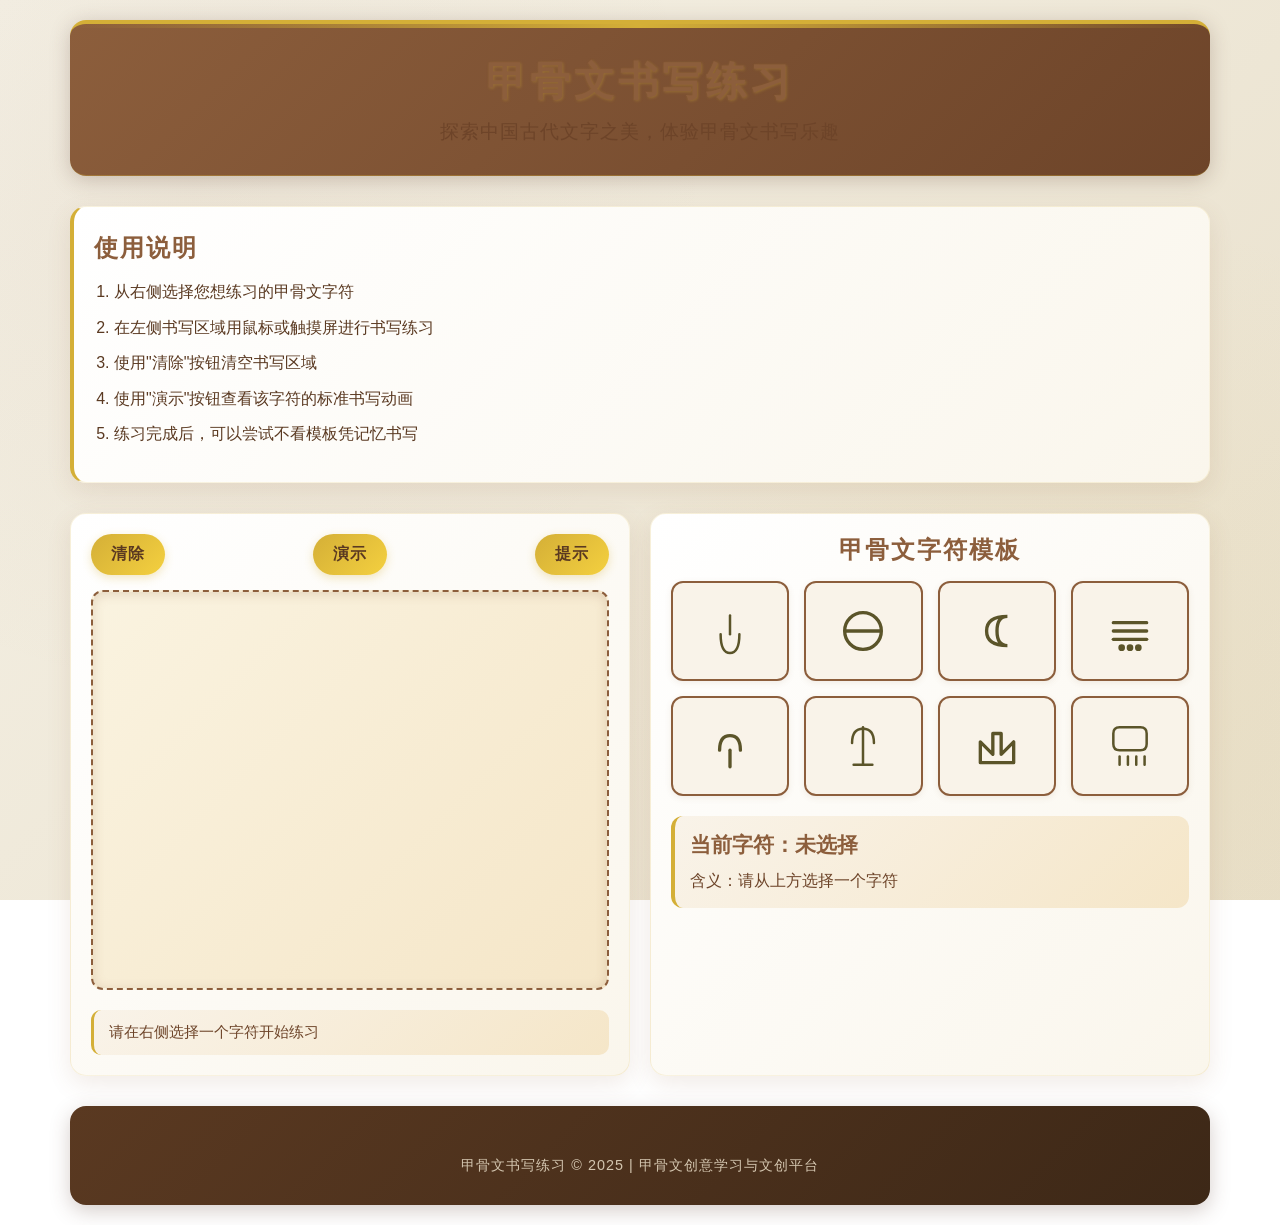
<file: 甲骨文书写练习.html>
<!DOCTYPE html>
<html lang="zh-CN">
<head>
    <meta charset="UTF-8">
    <meta name="viewport" content="width=device-width, initial-scale=1.0">
    <title>甲骨文书写练习</title>
    <link rel="stylesheet" href="./css/enhance.css">
    <style>
        * {
            margin: 0;
            padding: 0;
            box-sizing: border-box;
            font-family: 'Microsoft YaHei', sans-serif;
        }
        
        body {
            background:
                radial-gradient(circle at 15% 20%, rgba(140, 94, 60, 0.06) 0%, transparent 40%),
                radial-gradient(circle at 85% 80%, rgba(212, 175, 55, 0.06) 0%, transparent 40%),
                linear-gradient(135deg, #f5f1e6 0%, #e8dfca 100%);
            background-attachment: fixed;
            min-height: 100vh;
            padding: 20px;
            color: #5a3921;
        }
        
        .container {
            max-width: 1200px;
            margin: 0 auto;
        }
        
        header {
            text-align: center;
            margin-bottom: 30px;
            padding: 30px 20px;
            background: linear-gradient(135deg, #f5f1e6 0%, #e8dfca 100%);
            border-radius: 16px;
            box-shadow: 0 6px 20px rgba(140, 94, 60, 0.15);
            border-top: 4px solid #d4af37;
            border-bottom: 1px solid rgba(212, 175, 55, 0.3);
            position: relative;
            overflow: hidden;
        }

        header::before {
            content: '';
            position: absolute;
            top: 0; left: 0; right: 0;
            height: 4px;
            background: linear-gradient(90deg, transparent, #d4af37, transparent);
        }

        h1 {
            color: #8c5e3c;
            font-size: 2.5rem;
            margin-bottom: 10px;
            letter-spacing: 4px;
            text-shadow: 1px 1px 3px rgba(212, 175, 55, 0.3);
        }

        .subtitle {
            color: #6d4429;
            font-size: 1.2rem;
            letter-spacing: 1px;
        }
        
        .main-content {
            display: flex;
            flex-wrap: wrap;
            gap: 20px;
            margin-bottom: 30px;
        }
        
        .writing-area {
            flex: 1;
            min-width: 300px;
            background: linear-gradient(135deg, #ffffff 0%, #faf6ec 100%);
            border-radius: 16px;
            padding: 20px;
            box-shadow: 0 8px 25px rgba(140, 94, 60, 0.12);
            border: 1px solid rgba(212, 175, 55, 0.15);
        }

        .canvas-container {
            position: relative;
            width: 100%;
            height: 400px;
            border: 2px dashed #8c5e3c;
            border-radius: 12px;
            margin-bottom: 20px;
            background: linear-gradient(135deg, #faf3e0 0%, #f5e6c8 100%);
            overflow: hidden;
            box-shadow: inset 0 2px 12px rgba(140, 94, 60, 0.2);
        }
        
        #writingCanvas {
            width: 100%;
            height: 100%;
            cursor: crosshair;
            touch-action: none;
            position: absolute;
            top: 0;
            left: 0;
            z-index: 1;
        }
        
        .demo-overlay {
            position: absolute;
            top: 0;
            left: 0;
            width: 100%;
            height: 100%;
            display: flex;
            align-items: center;
            justify-content: center;
            z-index: 2;
            pointer-events: none;
        }
        
        .tools {
            display: flex;
            justify-content: space-between;
            margin-bottom: 15px;
        }  button {
            padding: 10px 20px;
            border: none;
            border-radius: 25px;
            background: linear-gradient(135deg, #d4af37 0%, #f4d03f 100%);
            color: #5a3921;
            cursor: pointer;
            transition: all 0.3s ease;
            font-size: 1rem;
            font-weight: 600;
            box-shadow: 0 3px 10px rgba(212, 175, 55, 0.3);
            letter-spacing: 1px;
        }

        button:hover {
            background: linear-gradient(135deg, #f4d03f 0%, #d4af37 100%);
            transform: translateY(-2px);
            box-shadow: 0 6px 18px rgba(212, 175, 55, 0.45);
        }

        button:active {
            transform: translateY(0);
        }
        
        .template-area {
            flex: 1;
            min-width: 300px;
            background: linear-gradient(135deg, #ffffff 0%, #faf6ec 100%);
            border-radius: 16px;
            padding: 20px;
            box-shadow: 0 8px 25px rgba(140, 94, 60, 0.12);
            border: 1px solid rgba(212, 175, 55, 0.15);
        }

        .template-title {
            font-size: 1.5rem;
            color: #8c5e3c;
            margin-bottom: 15px;
            text-align: center;
            letter-spacing: 2px;
        } .character-grid {
            display: grid;
            grid-template-columns: repeat(auto-fill, minmax(100px, 1fr));
            gap: 15px;
            margin-bottom: 20px;
        }
        
        .character-item {
            background-color: #f9f3e9;
            border: 2px solid #8c5e3c;
            border-radius: 12px;
            padding: 15px;
            text-align: center;
            cursor: pointer;
            transition: all 0.3s ease;
            height: 100px;
            display: flex;
            align-items: center;
            justify-content: center;
            position: relative;
            box-shadow: 0 2px 6px rgba(140, 94, 60, 0.1);
        }

        .character-item:hover {
            background-color: #e6d5c3;
            transform: scale(1.05);
            border-color: #d4af37;
            box-shadow: 0 4px 12px rgba(212, 175, 55, 0.3);
        }

        .character-item.selected {
            border-color: #d4af37;
            background: linear-gradient(135deg, #f5e6c8 0%, #e8dfca 100%);
            box-shadow: 0 0 0 3px rgba(212, 175, 55, 0.35), 0 4px 12px rgba(212, 175, 55, 0.25);
        }

        .character-info {
            background: linear-gradient(135deg, #f9f3e9 0%, #f5e6c8 100%);
            border-radius: 12px;
            padding: 15px;
            margin-top: 15px;
            border-left: 4px solid #d4af37;
        }

        .character-name {
            font-size: 1.3rem;
            color: #8c5e3c;
            margin-bottom: 10px;
            font-weight: 600;
        }

        .character-meaning {
            color: #6d4429;
            line-height: 1.5;
        }

        .feedback {
            background: linear-gradient(135deg, #f9f3e9 0%, #f5e6c8 100%);
            border-radius: 10px;
            padding: 12px 15px;
            margin-top: 15px;
            color: #6d4429;
            border-left: 3px solid #d4af37;
            font-size: 0.95rem;
        }
        
        .instructions {
            background: linear-gradient(135deg, #ffffff 0%, #faf6ec 100%);
            border-radius: 16px;
            padding: 25px 20px;
            box-shadow: 0 8px 25px rgba(140, 94, 60, 0.12);
            border: 1px solid rgba(212, 175, 55, 0.15);
            margin-bottom: 30px;
            border-left: 4px solid #d4af37;
        }

        .instructions h2 {
            color: #8c5e3c;
            margin-bottom: 15px;
            letter-spacing: 2px;
        }
        
        .instructions ol {
            margin-left: 20px;
            line-height: 1.6;
        }
        
        .instructions li {
            margin-bottom: 10px;
        }
        
        footer {
            text-align: center;
            padding: 25px 20px;
            margin-top: 20px;
            background: linear-gradient(135deg, #5a3921 0%, #3d2817 100%);
            color: #d4c6b0;
            font-size: 0.9rem;
            border-radius: 16px;
            box-shadow: 0 6px 20px rgba(92, 61, 46, 0.25);
            letter-spacing: 1px;
        }

        /* 甲骨文图形样式 - 从第二个文件复制过来 */
        .oracle-human {
            width: 60px;
            height: 80px;
            position: relative;
        }
        
        .oracle-human::before {
            content: "";
            position: absolute;
            top: 10px;
            left: 25px;
            width: 8px;
            height: 30px;
            background: #5c3d2e;
            border-radius: 4px;
        }
        
        .oracle-human::after {
            content: "";
            position: absolute;
            top: 40px;
            left: 15px;
            width: 30px;
            height: 40px;
            border: 4px solid #5c3d2e;
            border-top: none;
            border-radius: 0 0 15px 15px;
        }
        
        .oracle-tree {
            width: 60px;
            height: 80px;
            position: relative;
        }
        
        .oracle-tree::before {
            content: "";
            position: absolute;
            top: 10px;
            left: 25px;
            width: 8px;
            height: 60px;
            background: #5c3d2e;
            border-radius: 4px;
        }
        
        .oracle-tree::after {
            content: "";
            position: absolute;
            top: 12px;
            left: 12px;
            width: 38px;
            height: 25px;
            border: 4px solid #5c3d2e;
            border-bottom: none;
            border-radius: 20px 20px 0 0;
        }
        
        .oracle-sun {
            width: 60px;
            height: 60px;
            position: relative;
        }
        
        .oracle-sun::before {
            content: "";
            position: absolute;
            top: 8px;
            left: 8px;
            width: 44px;
            height: 44px;
            border: 4px solid #5c3d2e;
            border-radius: 50%;
        }
        
        .oracle-sun::after {
            content: "";
            position: absolute;
            top: 22px;
            left: 0;
            width: 60px;
            height: 4px;
            background: #5c3d2e;
        }
        
        .oracle-moon {
            width: 60px;
            height: 60px;
            position: relative;
        }
        
        .oracle-moon::before {
            content: "";
            position: absolute;
            top: 8px;
            left: 15px;
            width: 30px;
            height: 45px;
            border: 4px solid #5c3d2e;
            border-radius: 50%;
        }
        
        .oracle-moon::after {
            content: "";
            position: absolute;
            top: 8px;
            left: 8px;
            width: 15px;
            height: 45px;
            background: #f9f3e9;
            border-radius: 50%;
        }
        
        .oracle-water {
            width: 60px;
            height: 60px;
            position: relative;
        }
        
        .oracle-water::before,
        .oracle-water::after {
            content: "";
            position: absolute;
            width: 45px;
            height: 4px;
            background: #5c3d2e;
            border-radius: 4px;
        }   .oracle-water::before {
            top: 20px;
            left: 8px;
        }
        
        .oracle-water::after {
            top: 35px;
            left: 8px;
        }
        
        .oracle-fire {
            width: 60px;
            height: 60px;
            position: relative;
        }
        
        .oracle-fire::before {
            content: "";
            position: absolute;
            top: 30px;
            left: 25px;
            width: 8px;
            height: 30px;
            background: #5c3d2e;
            border-radius: 4px;
        }
        
        .oracle-fire::after {
            content: "";
            position: absolute;
            top: 15px;
            left: 15px;
            width: 30px;
            height: 25px;
            border: 4px solid #5c3d2e;
            border-bottom: none;
            border-radius: 50% 50% 0 0;
        }
        
        .oracle-mountain {
            width: 60px;
            height: 60px;
            position: relative;
        }
        
        .oracle-mountain::before,
        .oracle-mountain::after {
            content: "";
            position: absolute;
            width: 22px;
            height: 40px;
            background: #5c3d2e;
            border-radius: 4px;
        }
         .oracle-mountain::before {
            top: 20px;
            left: 12px;
            transform: skewX(-10deg);
        }
        
        .oracle-mountain::after {
            top: 20px;
            left: 34px;
            transform: skewX(10deg);
        }
        
        .oracle-rain {
            width: 60px;
            height: 60px;
            position: relative;
        }
        
        .oracle-rain::before {
            content: "";
            position: absolute;
            top: 8px;
            left: 8px;
            width: 44px;
            height: 30px;
            border: 4px solid #5c3d2e;
            border-bottom: none;
            border-radius: 22px 22px 0 0;
        }
        
        .oracle-rain::after {
            content: "";
            position: absolute;
            top: 38px;
            left: 20px;
            width: 4px;
            height: 22px;
            background: #5c3d2e;
            border-radius: 4px;
        }
        
        .oracle-rain .raindrop {
            position: absolute;
            width: 4px;
            height: 12px;
            background: #5c3d2e;
            border-radius: 0 0 4px 4px;
        }
        
        .raindrop:nth-child(2) {
            top: 38px;
            left: 30px;
        }
        
        .raindrop:nth-child(3) {
            top: 38px;
            left: 42px;
        }

        /* 演示动画的甲骨文样式 */
        .demo-oracle {
            opacity: 0.3;
        }

        /* 甲骨文SVG图片样式 */
        .character-item img.oracle-svg-img {
            width: 50px;
            height: 50px;
            filter: sepia(1) hue-rotate(15deg) saturate(2);
            transition: all 0.3s ease;
            pointer-events: none;
            -webkit-user-drag: none;
            user-select: none;
        }

        .character-item:hover img.oracle-svg-img {
            transform: scale(1.1);
        }

        .character-item.selected img.oracle-svg-img {
            filter: sepia(1) hue-rotate(15deg) saturate(2.5) brightness(1.1);
            transform: scale(1.08);
        }

        .demo-overlay img.oracle-svg-demo {
            width: 140px;
            height: 140px;
            filter: sepia(1) hue-rotate(15deg) saturate(2);
            opacity: 0.35;
            user-select: none;
            -webkit-user-drag: none;
            pointer-events: none;
        }

        .demo-human {
            width: 120px;
            height: 160px;
            position: relative;
        }
        
        .demo-human::before {
            content: "";
            position: absolute;
            top: 20px;
            left: 50px;
            width: 16px;
            height: 60px;
            background: #8B4513;
            border-radius: 8px;
        }
        
        .demo-human::after {
            content: "";
            position: absolute;
            top: 80px;
            left: 30px;
            width: 60px;
            height: 80px;
            border: 8px solid #8B4513;
            border-top: none;
            border-radius: 0 0 30px 30px;
        }
        
        .demo-tree {
            width: 120px;
            height: 160px;
            position: relative;
        }
        
        .demo-tree::before {
            content: "";
            position: absolute;
            top: 20px;
            left: 50px;
            width: 16px;
            height: 120px;
            background: #8B4513;
            border-radius: 8px;
        }
        
        .demo-tree::after {
            content: "";
            position: absolute;
            top: 24px;
            left: 24px;
            width: 76px;
            height: 50px;
            border: 8px solid #8B4513;
            border-bottom: none;
            border-radius: 40px 40px 0 0;
        }
        
        .demo-sun {
            width: 120px;
            height: 120px;
            position: relative;
        }
        
        .demo-sun::before {
            content: "";
            position: absolute;
            top: 16px;
            left: 16px;
            width: 88px;
            height: 88px;
            border: 8px solid #8B4513;
            border-radius: 50%;
        }
        
        .demo-sun::after {
            content: "";
            position: absolute;
            top: 44px;
            left: 0;
            width: 120px;
            height: 8px;
            background: #8B4513;
        }
        
        .demo-moon {
            width: 120px;
            height: 120px;
            position: relative;
        }
        
        .demo-moon::before {
            content: "";
            position: absolute;
            top: 16px;
            left: 30px;
            width: 60px;
            height: 90px;
            border: 8px solid #8B4513;
            border-radius: 50%;
        }
        
        .demo-moon::after {
            content: "";
            position: absolute;
            top: 16px;
            left: 16px;
            width: 30px;
            height: 90px;
            background: #f9f3e9;
            border-radius: 50%;
        }
        
        .demo-water {
            width: 120px;
            height: 120px;
            position: relative;
        }
        
        .demo-water::before,
        .demo-water::after {
            content: "";
            position: absolute;
            width: 90px;
            height: 8px;
            background: #8B4513;
            border-radius: 8px;
        }   .demo-water::before {
            top: 40px;
            left: 16px;
        }
        
        .demo-water::after {
            top: 70px;
            left: 16px;
        }
        
        .demo-fire {
            width: 120px;
            height: 120px;
            position: relative;
        }
        
        .demo-fire::before {
            content: "";
            position: absolute;
            top: 60px;
            left: 50px;
            width: 16px;
            height: 60px;
            background: #8B4513;
            border-radius: 8px;
        }
        
        .demo-fire::after {
            content: "";
            position: absolute;
            top: 30px;
            left: 30px;
            width: 60px;
            height: 50px;
            border: 8px solid #8B4513;
            border-bottom: none;
            border-radius: 50% 50% 0 0;
        }
        
        .demo-mountain {
            width: 120px;
            height: 120px;
            position: relative;
        }
        
        .demo-mountain::before,
        .demo-mountain::after {
            content: "";
            position: absolute;
            width: 44px;
            height: 80px;
            background: #8B4513;
            border-radius: 8px;
        }
        
        .demo-mountain::before {
            top: 40px;
            left: 24px;
            transform: skewX(-10deg);
        }
        
        .demo-mountain::after {
            top: 40px;
            left: 68px;
            transform: skewX(10deg);
        }
        
        .demo-rain {
            width: 120px;
            height: 120px;
            position: relative;
        }
        
        .demo-rain::before {
            content: "";
            position: absolute;
            top: 16px;
            left: 16px;
            width: 88px;
            height: 60px;
            border: 8px solid #8B4513;
            border-bottom: none;
            border-radius: 44px 44px 0 0;
        }
        
        .demo-rain::after {
            content: "";
            position: absolute;
            top: 76px;
            left: 40px;
            width: 8px;
            height: 44px;
            background: #8B4513;
            border-radius: 8px;
        }
        
        .demo-rain .raindrop {
            position: absolute;
            width: 8px;
            height: 24px;
            background: #8B4513;
            border-radius: 0 0 8px 8px;
        }
  .demo-rain .raindrop:nth-child(2) {
            top: 76px;
            left: 60px;
        }
        
        .demo-rain .raindrop:nth-child(3) {
            top: 76px;
            left: 84px;
        }
        
        @media (max-width: 768px) {
            .main-content {
                flex-direction: column;
            }
            
            .character-grid {
                grid-template-columns: repeat(auto-fill, minmax(80px, 1fr));
            }
            
            .character-item {
                height: 80px;
            }
        }
    </style>
</head>
<body>
    <div class="container">
        <header>
            <h1>甲骨文书写练习</h1>
            <p class="subtitle">探索中国古代文字之美，体验甲骨文书写乐趣</p >
        </header>
        
        <div class="instructions">
            <h2>使用说明</h2>
            <ol>
                <li>从右侧选择您想练习的甲骨文字符</li>
                <li>在左侧书写区域用鼠标或触摸屏进行书写练习</li>
                <li>使用"清除"按钮清空书写区域</li>
                <li>使用"演示"按钮查看该字符的标准书写动画</li>
                <li>练习完成后，可以尝试不看模板凭记忆书写</li>
            </ol>
        </div>
        
        <div class="main-content">
            <div class="writing-area">
                <div class="tools">
                    <button id="clearBtn">清除</button>
                    <button id="demoBtn">演示</button>
                    <button id="hintBtn">提示</button>
                </div>
                <div class="canvas-container">
                    <canvas id="writingCanvas"></canvas>
                    <div class="demo-overlay" id="demoOverlay"></div>
                </div>
                <div class="feedback">
                    <p id="feedbackText">请在右侧选择一个字符开始练习</p >
                </div>
            </div>
            <div class="template-area">
                <h2 class="template-title">甲骨文字符模板</h2>
                <div class="character-grid">
                    <div class="character-item" data-char="人" data-meaning="人，象形字，像侧面站立的人形">
                        <div class="oracle-human"></div>
                    </div>
                    <div class="character-item" data-char="日" data-meaning="日，象形字，像太阳的形状">
                        <div class="oracle-sun"></div>
                    </div>
                    <div class="character-item" data-char="月" data-meaning="月，象形字，像月亮的形状">
                        <div class="oracle-moon"></div>
                    </div>
                    <div class="character-item" data-char="水" data-meaning="水，象形字，像流动的水">
                        <div class="oracle-water"></div>
                    </div>
                    <div class="character-item" data-char="火" data-meaning="火，象形字，像火焰的形状">
                        <div class="oracle-fire"></div>
                    </div>
                    <div class="character-item" data-char="木" data-meaning="木，象形字，像树木的形状">
                        <div class="oracle-tree"></div>
                    </div>
                    <div class="character-item" data-char="山" data-meaning="山，象形字，像山峰的形状">
                        <div class="oracle-mountain"></div>
                    </div>
                    <div class="character-item" data-char="雨" data-meaning="雨，象形字，像下雨的样子">
                        <div class="oracle-rain">
                            <div class="raindrop"></div>
                            <div class="raindrop"></div>
                            <div class="raindrop"></div>
                        </div>
                    </div>
                </div>
                
                <div class="character-info">
                    <div class="character-name">当前字符：<span id="currentChar">未选择</span></div>
                    <div class="character-meaning">含义：<span id="currentMeaning">请从上方选择一个字符</span></div>
                </div>
            </div>
        </div>
     <footer>
            <p>甲骨文书写练习 &copy; 2025 | 甲骨文创意学习与文创平台</p >
        </footer>
    </div>

    <script>
        // ===== 甲骨文SVG字典 - 字符对应的SVG文件路径 =====
        const SVG_DICTIONARY = {
            '人': './svg/人.svg',
            '日': './svg/日.svg',
            '月': './svg/月.svg',
            '水': './svg/水.svg',
            '火': './svg/火.svg',
            '木': './svg/木.svg',
            '山': './svg/山.svg',
            '雨': './svg/雨.svg'
        };
        // 暴露到全局，供后续脚本（演示按钮）使用
        window.SVG_DICTIONARY = SVG_DICTIONARY;

        // 创建甲骨文SVG img元素
        function createOracleSvg(char, size, isDemo) {
            const src = SVG_DICTIONARY[char];
            if (!src) return null;
            const img = document.createElement('img');
            img.src = src;
            img.alt = char;
            img.className = isDemo ? 'oracle-svg-demo' : 'oracle-svg-img';
            img.style.width = size + 'px';
            img.style.height = size + 'px';
            img.style.filter = 'sepia(1) hue-rotate(15deg) saturate(2)';
            if (isDemo) {
                img.style.opacity = '0.35';
                img.style.userSelect = 'none';
                img.style.webkitUserDrag = 'none';
                img.style.pointerEvents = 'none';
            }
            img.draggable = false;
            return img;
        }

        // 更新demo-overlay中的SVG示范
        function updateDemoOverlay(char) {
            const demoOverlay = document.getElementById('demoOverlay');
            if (!demoOverlay || !char || !SVG_DICTIONARY[char]) return;
            demoOverlay.innerHTML = '';
            const img = createOracleSvg(char, 140, true);
            if (img) {
                demoOverlay.appendChild(img);
                demoOverlay.style.display = 'flex';
            }
        }

        // DOMContentLoaded后：替换字符列表中的甲骨文图形为SVG，并监听点击事件
        document.addEventListener('DOMContentLoaded', function () {
            const characterItems = document.querySelectorAll('.character-item');
            // 遍历字符列表，将原有的CSS甲骨文图形替换为SVG展示
            characterItems.forEach(function (item) {
                const char = item.getAttribute('data-char');
                if (!char || !SVG_DICTIONARY[char]) return;
                item.innerHTML = '';
                const img = createOracleSvg(char, 50, false);
                if (img) {
                    item.appendChild(img);
                }
            });

            // 监听character-item的点击事件，更新demo-overlay中的SVG示范
            characterItems.forEach(function (item) {
                item.addEventListener('click', function () {
                    // 切换选中状态
                    characterItems.forEach(function (other) {
                        other.classList.remove('selected');
                    });
                    this.classList.add('selected');
                    const char = this.getAttribute('data-char');
                    // 使用setTimeout确保在原有click handler（会清空画布并隐藏overlay）之后执行
                    setTimeout(function () {
                        updateDemoOverlay(char);
                    }, 0);
                });
            });
        });
    </script>

    <script>
        // 获取DOM元素
        const canvas = document.getElementById('writingCanvas');
        const ctx = canvas.getContext('2d');
        const clearBtn = document.getElementById('clearBtn');
        const demoBtn = document.getElementById('demoBtn');
        const hintBtn = document.getElementById('hintBtn');
        const feedbackText = document.getElementById('feedbackText');
        const currentCharSpan = document.getElementById('currentChar');
        const currentMeaningSpan = document.getElementById('currentMeaning');
        const characterItems = document.querySelectorAll('.character-item');
        const demoOverlay = document.getElementById('demoOverlay');
        
        // 设置Canvas尺寸
        function resizeCanvas() {
            const container = canvas.parentElement;
            canvas.width = container.clientWidth;
            canvas.height = container.clientHeight;
            
            // 设置绘制样式
            ctx.lineWidth = 3;
            ctx.lineCap = 'round';
            ctx.lineJoin = 'round';
            ctx.strokeStyle = '#8B4513';
        }
        
        // 初始化
        resizeCanvas();
        window.addEventListener('resize', resizeCanvas);
        
        // 书写状态变量
        let isDrawing = false;
        let lastX = 0;
        let lastY = 0;
        let currentCharacter = '';
        let currentCharacterMeaning = '';
        
        // 开始书写
        function startDrawing(e) {
            isDrawing = true;
            [lastX, lastY] = getCoordinates(e);
        }
        
        // 书写中
        function draw(e) {
            if (!isDrawing) return;
            
            e.preventDefault();
            
            const [x, y] = getCoordinates(e);
            
            ctx.beginPath();
            ctx.moveTo(lastX, lastY);
            ctx.lineTo(x, y);
            ctx.stroke();
            
            [lastX, lastY] = [x, y];
        }
        
        // 结束书写
        function stopDrawing() {
            isDrawing = false;
            
            // 简单评估书写
            if (currentCharacter) {
                evaluateWriting();
            }
        }
        
        // 获取坐标（处理鼠标和触摸事件）
        function getCoordinates(e) {
            let x, y;
            
            if (e.type.includes('touch')) {
                const touch = e.touches[0];
                const rect = canvas.getBoundingClientRect();
                x = touch.clientX - rect.left;
                y = touch.clientY - rect.top;
            } else {
                x = e.offsetX;
                y = e.offsetY;
            }
            
            return [x, y];
        }
        
        // 清除画布
        function clearCanvas() {
            ctx.clearRect(0, 0, canvas.width, canvas.height);
            demoOverlay.style.display = 'none';
            feedbackText.textContent = '画布已清空，请继续练习';
        }
        
        // 演示当前字符
        function demoCharacter() {
            if (!currentCharacter) {
                feedbackText.textContent = '请先选择一个字符';
                return;
            }

            clearCanvas();
            feedbackText.textContent = '观看演示中...';

            // 创建对应的甲骨文SVG演示图形
            demoOverlay.innerHTML = '';
            demoOverlay.style.display = 'flex';

            if (window.SVG_DICTIONARY && window.SVG_DICTIONARY[currentCharacter]) {
                const img = document.createElement('img');
                img.src = window.SVG_DICTIONARY[currentCharacter];
                img.alt = currentCharacter;
                img.className = 'oracle-svg-demo';
                img.style.width = '140px';
                img.style.height = '140px';
                img.style.opacity = '0.35';
                img.style.filter = 'sepia(1) hue-rotate(15deg) saturate(2)';
                img.style.userSelect = 'none';
                img.style.webkitUserDrag = 'none';
                img.style.pointerEvents = 'none';
                img.draggable = false;
                demoOverlay.appendChild(img);
            }

            setTimeout(() => {
                feedbackText.textContent = '演示完成，请尝试模仿书写';
            }, 1500);
        }
        
        // 获取字符对应的CSS类名
        function getCharacterClass(char) {
            const charMap = {
                '人': 'human',
                '木': 'tree',
                '日': 'sun',
                '月': 'moon',
                '水': 'water',
                '火': 'fire',
                '山': 'mountain',
                '雨': 'rain'
            };
            return charMap[char] || 'human';
        }
        
        // 显示提示
        function showHint() {
            if (!currentCharacter) {
                feedbackText.textContent = '请先选择一个字符';
                return;
            }
            
            feedbackText.textContent = `提示：${currentCharacterMeaning}`;
        }
        
        // 简单评估书写
        function evaluateWriting() {
            // 这里只是一个简单的模拟评估
            const evaluations = [
                "书写得不错，继续练习！",
                "笔画需要更流畅一些",
                "注意字符的比例和结构",
                "基本掌握了这个字符的写法"
            ];
            
            const randomEvaluation = evaluations[Math.floor(Math.random() * evaluations.length)];
            feedbackText.textContent = randomEvaluation;
        }// 选择字符模板
        characterItems.forEach(item => {
            item.addEventListener('click', function() {
                currentCharacter = this.getAttribute('data-char');
                currentCharacterMeaning = this.getAttribute('data-meaning');
                
                currentCharSpan.textContent = currentCharacter;
                currentMeaningSpan.textContent = currentCharacterMeaning;
                
                clearCanvas();
                feedbackText.textContent = `已选择字符"${currentCharacter}"，请在左侧练习书写`;
            });
        });
        
        // 事件监听
        canvas.addEventListener('mousedown', startDrawing);
        canvas.addEventListener('mousemove', draw);
        canvas.addEventListener('mouseup', stopDrawing);
        canvas.addEventListener('mouseout', stopDrawing);
        
        // 触摸事件支持
        canvas.addEventListener('touchstart', startDrawing);
        canvas.addEventListener('touchmove', draw);
        canvas.addEventListener('touchend', stopDrawing);
        
        clearBtn.addEventListener('click', clearCanvas);
        demoBtn.addEventListener('click', demoCharacter);
        hintBtn.addEventListener('click', showHint);
    </script>
</body>
</html>
</file>
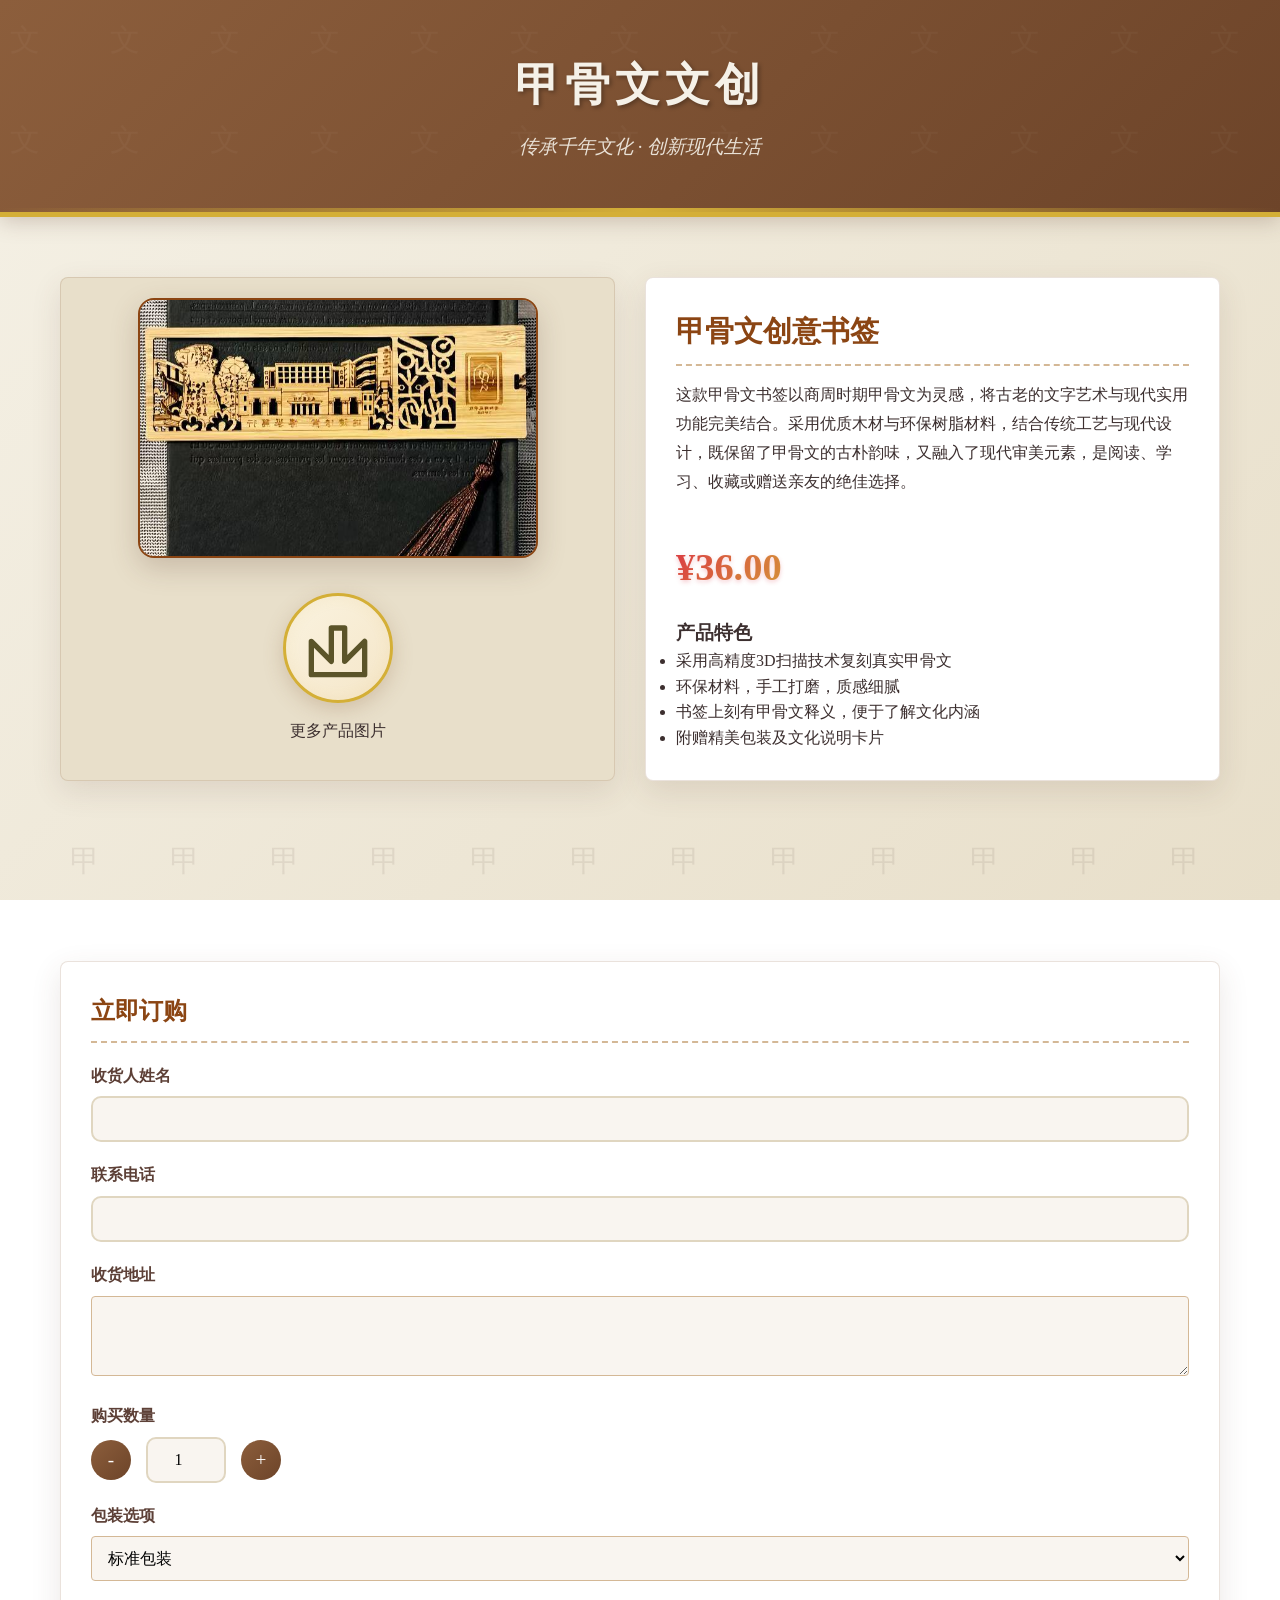
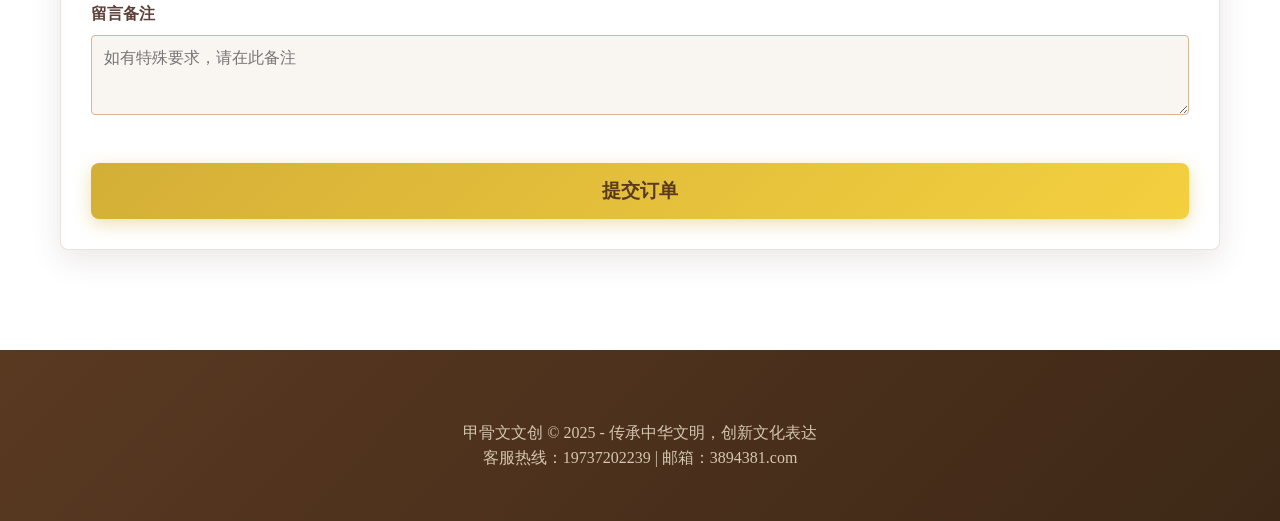
<file: 甲骨文书签.html>
<!DOCTYPE html>
<html lang="zh-CN">
<head>
    <meta charset="UTF-8">
    <meta name="viewport" content="width=device-width, initial-scale=1.0">
    <title>甲骨文文创 - 文化传承与创新</title>
    <link rel="stylesheet" href="./css/common.css">
    <link rel="stylesheet" href="./css/enhance.css">
    <style>
        * {
            margin: 0;
            padding: 0;
            box-sizing: border-box;
            font-family: "Microsoft YaHei", "SimSun", serif;
        }
        
        body {
            background: linear-gradient(135deg, #f5f1e6 0%, #e8dfca 100%);
            background-attachment: fixed;
            color: #3c2f2f;
            line-height: 1.6;
        }
        
        .container {
            max-width: 1200px;
            margin: 0 auto;
            padding: 20px;
        }
        
        header {
            background: linear-gradient(135deg, #8a7355 0%, #7a5c3c 100%);
            color: #f5f1e8;
            padding: 30px 0;
            text-align: center;
            border-bottom: 5px solid #d4af37;
            position: relative;
            overflow: hidden;
            box-shadow: 0 4px 20px rgba(92, 61, 46, 0.25);
        }

        header::after {
            content: "";
            position: absolute;
            bottom: 0;
            left: 0;
            width: 100%;
            height: 4px;
            background: linear-gradient(90deg, transparent, #d4af37 50%, transparent);
            z-index: 2;
        }
        
        header::before {
            content: "";
            position: absolute;
            top: 0;
            left: 0;
            width: 100%;
            height: 100%;
            background-image: url('data:image/svg+xml;utf8,<svg xmlns="http://www.w3.org/2000/svg" width="100" height="100" viewBox="0 0 100 100"><text x="10" y="50" font-family="SimSun" font-size="30" fill="rgba(255,255,255,0.1)">文</text></svg>');
            opacity: 0.3;
        }
        
        h1 {
            font-size: 2.8rem;
            margin-bottom: 10px;
            text-shadow: 2px 2px 4px rgba(0, 0, 0, 0.3);
            letter-spacing: 5px;
        }
        
        .subtitle {
            font-size: 1.2rem;
            font-style: italic;
            opacity: 0.9;
        }
        
        .product-showcase {
            display: flex;
            flex-wrap: wrap;
            gap: 30px;
            margin: 40px 0;
        }
        
        .product-image {
            flex: 1;
            min-width: 300px;
            background-color: #e8dfca;
            border-radius: 8px;
            padding: 20px;
            box-shadow: 0 5px 15px rgba(0, 0, 0, 0.1);
            display: flex;
            flex-direction: column;
            align-items: center;
        }
        
        .product-img {
            width: 100%;
            max-width: 400px;
            height: 300px;
            background-color: #d4b896;
            border: 2px solid #8B4513;
            border-radius: 16px;
            margin-bottom: 20px;
            display: flex;
            align-items: center;
            justify-content: center;
            font-size: 5rem;
            color: #5D4037;
            box-shadow: 0 10px 28px rgba(92, 61, 46, 0.22);
            overflow: hidden;
        }
        
        .product-details {
            flex: 1;
            min-width: 300px;
            background-color: #fff;
            border-radius: 8px;
            padding: 30px;
            box-shadow: 0 5px 15px rgba(0, 0, 0, 0.1);
        }
         .product-title {
            font-size: 1.8rem;
            color: #8B4513;
            margin-bottom: 15px;
            border-bottom: 2px dashed #d4b896;
            padding-bottom: 10px;
        }
        
        .product-description {
            margin-bottom: 20px;
            line-height: 1.8;
        }
        
        .price {
            font-size: 2rem;
            color: #c62828;
            margin: 20px 0;
            font-weight: bold;
        }
        
        .order-form {
            background-color: #fff;
            border-radius: 8px;
            padding: 30px;
            box-shadow: 0 5px 15px rgba(0, 0, 0, 0.1);
            margin: 40px 0;
        }
        
        .form-title {
            font-size: 1.5rem;
            color: #8B4513;
            margin-bottom: 20px;
            border-bottom: 2px dashed #d4b896;
            padding-bottom: 10px;
        }
        
        .form-group {
            margin-bottom: 20px;
        }
        
        label {
            display: block;
            margin-bottom: 8px;
            font-weight: bold;
            color: #5D4037;
        }
        
        input, select, textarea {
            width: 100%;
            padding: 12px;
            border: 1px solid #d4b896;
            border-radius: 4px;
            font-size: 1rem;
            background-color: #f9f5f0;
        }
        
        .quantity-selector {
            display: flex;
            align-items: center;
            gap: 15px;
        }
        
        .quantity-btn {
            width: 40px;
            height: 40px;
            background-color: #8B4513;
            color: white;
            border: none;
            border-radius: 50%;
            font-size: 1.2rem;
            cursor: pointer;
            display: flex;
            align-items: center;
            justify-content: center;
        }
        
        .quantity-input {
            width: 80px;
            text-align: center;
        }
        
        .submit-btn {
            background-color: #8B4513;
            color: white;
            border: none;
            padding: 15px 30px;
            font-size: 1.2rem;
            border-radius: 4px;
            cursor: pointer;
            transition: background-color 0.3s;
            width: 100%;
            margin-top: 20px;
        }
        
        .submit-btn:hover {
            background-color: #5D4037;
        }
        
        footer {
            background-color: #5D4037;
            color: #f5f1e8;
            text-align: center;
            padding: 20px;
            margin-top: 40px;
        }
        
        .oracle-pattern {
            background-image: url('data:image/svg+xml;utf8,<svg xmlns="http://www.w3.org/2000/svg" width="100" height="100" viewBox="0 0 100 100"><text x="10" y="50" font-family="SimSun" font-size="30" fill="rgba(93,64,55,0.1)">甲</text></svg>');
            height: 100px;
            margin: 20px 0;
        }
        
        @media (max-width: 768px) {
            .product-showcase {
                flex-direction: column;
            }
            
            h1 {
                font-size: 2rem;
            }
        }

        /* ===== 美化增强样式 ===== */
        .product-image, .product-details, .order-form {
            border: 1px solid rgba(140, 94, 60, 0.18) !important;
            box-shadow: 0 10px 30px rgba(92, 61, 46, 0.12) !important;
        }

        .price {
            color: #dc3545 !important;
            font-size: 2.4rem !important;
            font-weight: bold;
            text-shadow: 0 2px 4px rgba(220, 53, 69, 0.25);
            background: linear-gradient(135deg, #dc3545 0%, #d4af37 100%);
            -webkit-background-clip: text;
            -webkit-text-fill-color: transparent;
            background-clip: text;
            display: inline-block;
        }

        .submit-btn {
            background: linear-gradient(135deg, #d4af37 0%, #f4d03f 100%) !important;
            color: #5a3921 !important;
            font-weight: bold;
            border-radius: 8px !important;
            box-shadow: 0 5px 18px rgba(212, 175, 55, 0.4);
            transition: all 0.3s ease !important;
            border: none;
        }

        .submit-btn:hover {
            background: linear-gradient(135deg, #f4d03f 0%, #d4af37 100%) !important;
            transform: translateY(-3px);
            box-shadow: 0 10px 28px rgba(212, 175, 55, 0.55);
        }

        .quantity-btn {
            background: linear-gradient(135deg, #8c5e3c 0%, #6d4429 100%) !important;
            transition: all 0.3s ease !important;
        }

        .quantity-btn:hover {
            transform: scale(1.12);
            box-shadow: 0 5px 14px rgba(140, 94, 60, 0.45);
        }

        /* 甲骨文字符展示区 */
        .product-oracle, .preview-oracle, .character-display, .oracle-display {
            display: inline-flex;
            align-items: center;
            justify-content: center;
            width: 110px;
            height: 110px;
            margin: 15px auto;
            background: linear-gradient(135deg, #faf3e0 0%, #f5e6c8 100%);
            border-radius: 50%;
            border: 3px solid #d4af37;
            box-shadow: 0 6px 20px rgba(140, 94, 60, 0.25), inset 0 0 15px rgba(212, 175, 55, 0.1);
            font-size: 2.5rem;
            color: #5c3d2e;
            font-family: 'STKaiti', 'KaiTi', serif;
        }

        .product-oracle img, .preview-oracle img, .character-display img, .oracle-display img {
            width: 80px;
            height: 80px;
        }

        .oracle-pattern {
            border-radius: 16px;
        }
    </style>
</head>
<body>
    <header>
        <div class="container">
            <h1>甲骨文文创</h1>
            <p class="subtitle">传承千年文化 · 创新现代生活</p >
        </div>
    </header>
    
    <div class="container">
        <div class="product-showcase">
            <div class="product-image">
                <div class="product-img">
                    <img src="./书签.jpg" alt="甲骨文书签"height=300px width="400px">
                </div>
                <div class="product-oracle">山</div>
                <div class="product-gallery">
                    <p>更多产品图片</p >
                    <!-- 这里可以添加缩略图 -->
                </div>
            </div>
            <div class="product-details">
  <h2 class="product-title">甲骨文创意书签</h2>
  <p class="product-description">
    这款甲骨文书签以商周时期甲骨文为灵感，将古老的文字艺术与现代实用功能完美结合。采用优质木材与环保树脂材料，结合传统工艺与现代设计，既保留了甲骨文的古朴韵味，又融入了现代审美元素，是阅读、学习、收藏或赠送亲友的绝佳选择。
  </p >
  <div class="price">¥36.00</div>

  <div class="features">
    <h3>产品特色</h3>
    <ul>
      <li>采用高精度3D扫描技术复刻真实甲骨文</li>
      <li>环保材料，手工打磨，质感细腻</li>
      <li>书签上刻有甲骨文释义，便于了解文化内涵</li>
      <li>附赠精美包装及文化说明卡片</li>
    </ul>
  </div>
</div>
        </div>
        
        <div class="oracle-pattern"></div>
        
        <div class="order-form">
            <h2 class="form-title">立即订购</h2>
            <form id="orderForm">
                <div class="form-group">
                    <label for="name">收货人姓名</label>
                    <input type="text" id="name" name="name" required>
                </div>
                
                <div class="form-group">
                    <label for="phone">联系电话</label>
                    <input type="tel" id="phone" name="phone" required>
                </div>
                
                <div class="form-group">
                    <label for="address">收货地址</label>
                    <textarea id="address" name="address" rows="3" required></textarea>
                </div>
                
                <div class="form-group">
                    <label for="quantity">购买数量</label>
                    <div class="quantity-selector">
                        <button type="button" class="quantity-btn" id="decrease">-</button>
                        <input type="number" id="quantity" name="quantity" value="1" min="1" max="10" class="quantity-input">
                        <button type="button" class="quantity-btn" id="increase">+</button>
                    </div>
                </div>
                
                <div class="form-group">
                    <label for="gift">包装选项</label>
                    <select id="gift" name="gift">
                        <option value="standard">标准包装</option>
                        <option value="premium">精美礼盒包装 (+￥20)</option>
                        <option value="luxury">豪华收藏包装 (+￥50)</option>
                    </select>
                </div>
                
                <div class="form-group">
                    <label for="message">留言备注</label>
                    <textarea id="message" name="message" rows="3" placeholder="如有特殊要求，请在此备注"></textarea>
                </div>
                
                <button type="submit" class="submit-btn">提交订单</button>
            </form>
        </div>
    </div>
    
    <footer>
        <div class="container">
            <p>甲骨文文创 &copy; 2025 - 传承中华文明，创新文化表达</p >
            <p>客服热线：19737202239 | 邮箱：3894381.com</p >
        </div>
    </footer>

    <script>
        // 甲骨文SVG字典：将文字映射到对应SVG文件
        const ORACLE_SVG_MAP = {
            '人': './svg/人.svg',
            '日': './svg/日.svg',
            '月': './svg/月.svg',
            '水': './svg/水.svg',
            '火': './svg/火.svg',
            '木': './svg/木.svg',
            '山': './svg/山.svg',
            '雨': './svg/雨.svg'
        };
        // DOM加载完成后，遍历页面中所有甲骨文展示元素，根据其文本内容匹配并替换为SVG图片
        document.addEventListener('DOMContentLoaded', function() {
            const oracleElements = document.querySelectorAll('.product-oracle, .preview-oracle, .character-display, .oracle-display');
            oracleElements.forEach(function(el) {
                const text = el.textContent.trim();
                if (ORACLE_SVG_MAP[text]) {
                    el.innerHTML = '<img src="' + ORACLE_SVG_MAP[text] + '" alt="' + text + '" style="width:80px;height:80px;filter:sepia(1) hue-rotate(15deg) saturate(2);">';
                }
            });
        });
    </script>
    <script>
        // 数量选择功能
        document.getElementById('decrease').addEventListener('click', function() {
            const quantityInput = document.getElementById('quantity');
            let currentValue = parseInt(quantityInput.value);
            if (currentValue > 1) {
                quantityInput.value = currentValue - 1;
            }
        });
        
        document.getElementById('increase').addEventListener('click', function() {
            const quantityInput = document.getElementById('quantity');
            let currentValue = parseInt(quantityInput.value);
            if (currentValue < 10) {
                quantityInput.value = currentValue + 1;
            }
        });
        // 表单提交处理
        document.getElementById('orderForm').addEventListener('submit', function(e) {
            e.preventDefault();
            
            const name = document.getElementById('name').value;
            const phone = document.getElementById('phone').value;
            const quantity = document.getElementById('quantity').value;
            
            Toast.success(`感谢 ${name} 的订购！我们已收到您 ${quantity} 件商品的订单，稍后将通过电话 ${phone} 与您确认订单详情。`);
            
            // 在实际应用中，这里会发送数据到服务器
            // 重置表单
            document.getElementById('orderForm').reset();
            document.getElementById('quantity').value = 1;
        });
    </script>
    <script src="./js/common.js"></script>
</body>
</html>
</file>
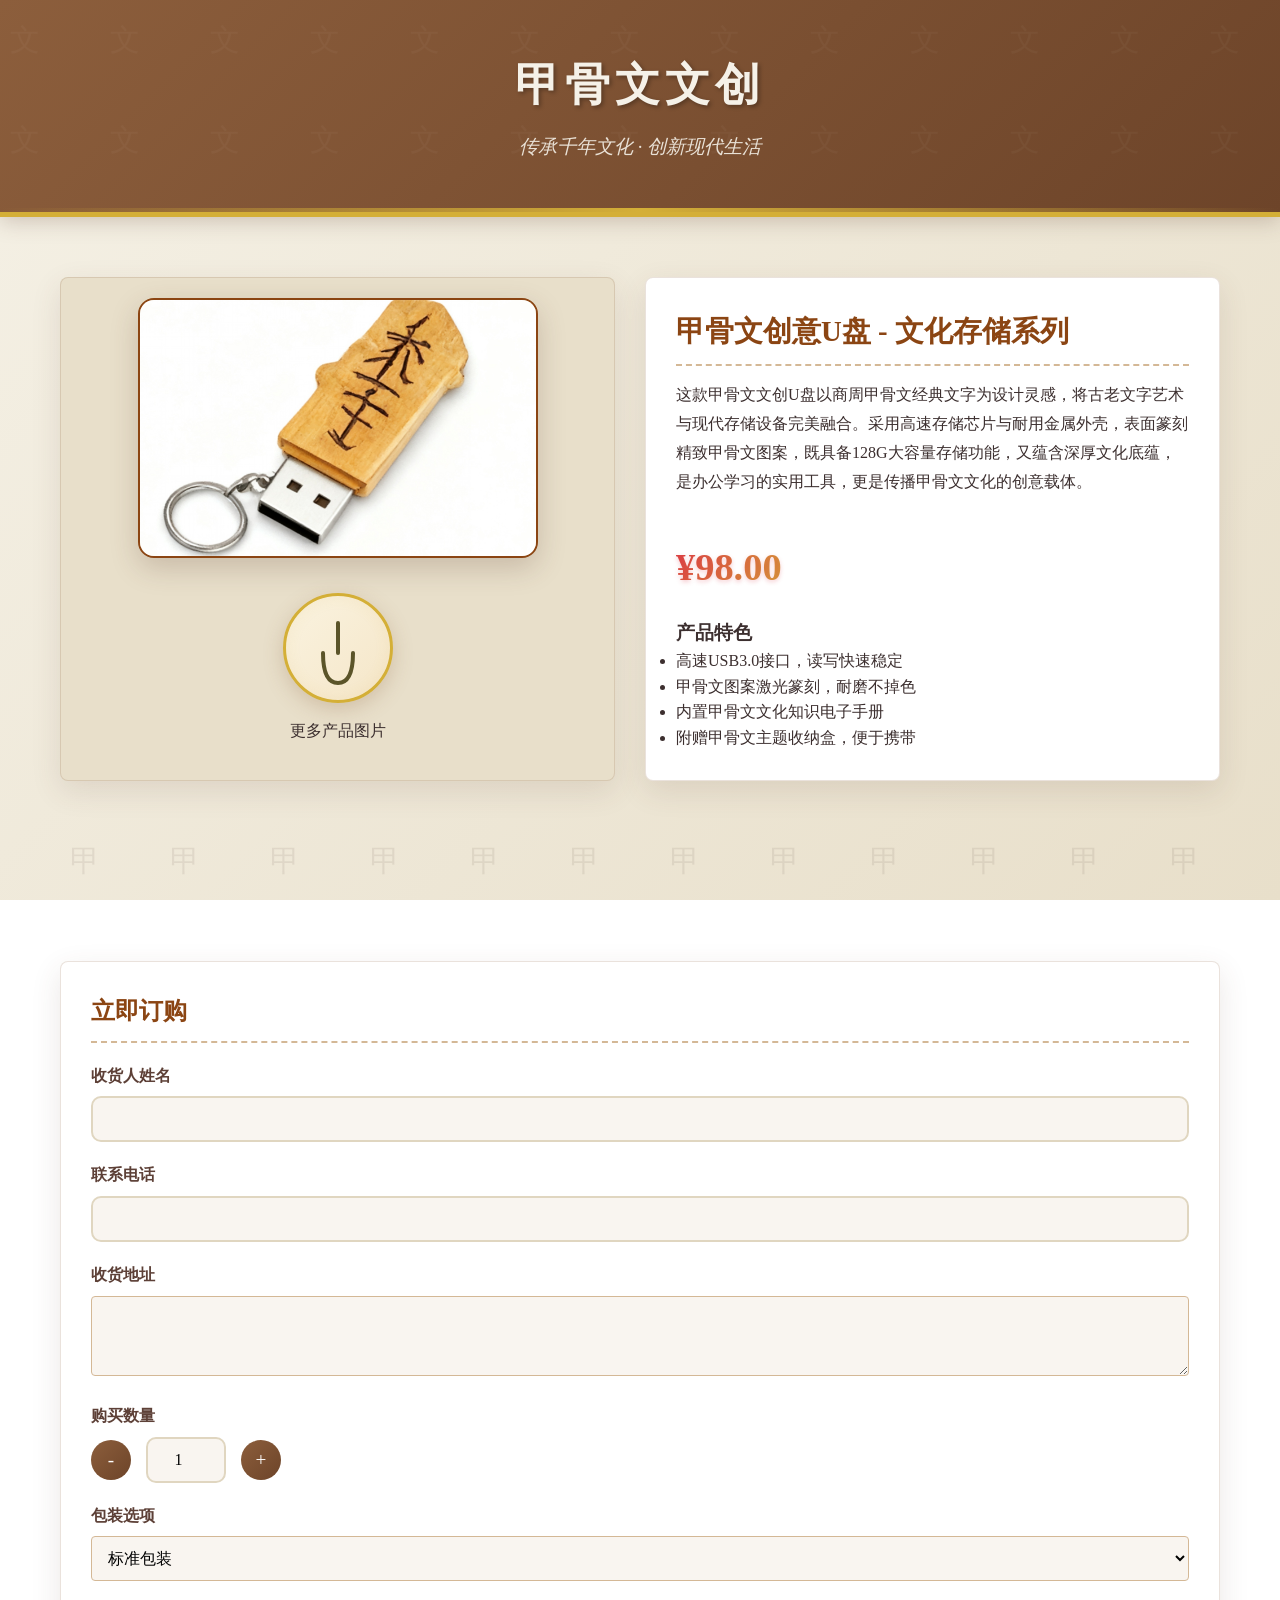
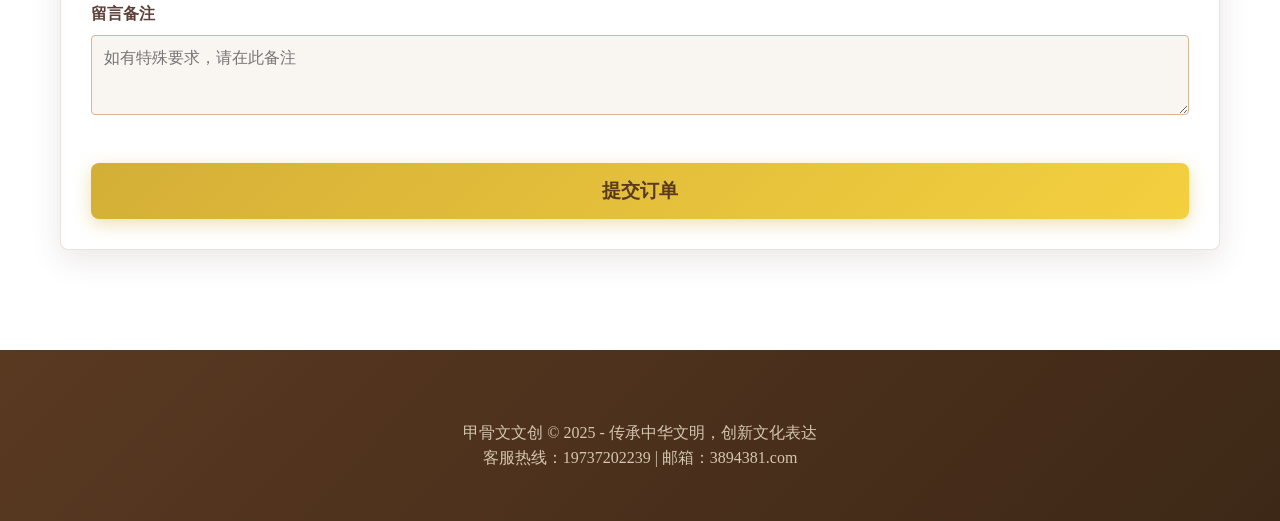
<file: 甲骨文创意U盘.html>
<!DOCTYPE html>
<html lang="zh-CN">
<head>
    <meta charset="UTF-8">
    <meta name="viewport" content="width=device-width, initial-scale=1.0">
    <title>甲骨文文创 - 文化传承与创新</title>
    <link rel="stylesheet" href="./css/common.css">
    <link rel="stylesheet" href="./css/enhance.css">
    <style>
        * {
            margin: 0;
            padding: 0;
            box-sizing: border-box;
            font-family: "Microsoft YaHei", "SimSun", serif;
        }
        
        body {
            background: linear-gradient(135deg, #f5f1e6 0%, #e8dfca 100%);
            background-attachment: fixed;
            color: #3c2f2f;
            line-height: 1.6;
        }
        
        .container {
            max-width: 1200px;
            margin: 0 auto;
            padding: 20px;
        }
        
        header {
            background: linear-gradient(135deg, #8a7355 0%, #7a5c3c 100%);
            color: #f5f1e8;
            padding: 30px 0;
            text-align: center;
            border-bottom: 5px solid #d4af37;
            position: relative;
            overflow: hidden;
            box-shadow: 0 4px 20px rgba(92, 61, 46, 0.25);
        }

        header::after {
            content: "";
            position: absolute;
            bottom: 0;
            left: 0;
            width: 100%;
            height: 4px;
            background: linear-gradient(90deg, transparent, #d4af37 50%, transparent);
            z-index: 2;
        }
        
        header::before {
            content: "";
            position: absolute;
            top: 0;
            left: 0;
            width: 100%;
            height: 100%;
            background-image: url('data:image/svg+xml;utf8,<svg xmlns="http://www.w3.org/2000/svg" width="100" height="100" viewBox="0 0 100 100"><text x="10" y="50" font-family="SimSun" font-size="30" fill="rgba(255,255,255,0.1)">文</text></svg>');
            opacity: 0.3;
        }
        
        h1 {
            font-size: 2.8rem;
            margin-bottom: 10px;
            text-shadow: 2px 2px 4px rgba(0, 0, 0, 0.3);
            letter-spacing: 5px;
        }
        
        .subtitle {
            font-size: 1.2rem;
            font-style: italic;
            opacity: 0.9;
        }
        
        .product-showcase {
            display: flex;
            flex-wrap: wrap;
            gap: 30px;
            margin: 40px 0;
        }
        
        .product-image {
            flex: 1;
            min-width: 300px;
            background-color: #e8dfca;
            border-radius: 8px;
            padding: 20px;
            box-shadow: 0 5px 15px rgba(0, 0, 0, 0.1);
            display: flex;
            flex-direction: column;
            align-items: center;
        }
        
        .product-img {
            width: 100%;
            max-width: 400px;
            height: 300px;
            background-color: #d4b896;
            border: 2px solid #8B4513;
            border-radius: 16px;
            margin-bottom: 20px;
            display: flex;
            align-items: center;
            justify-content: center;
            font-size: 5rem;
            color: #5D4037;
            box-shadow: 0 10px 28px rgba(92, 61, 46, 0.22);
            overflow: hidden;
        }
        
        .product-details {
            flex: 1;
            min-width: 300px;
            background-color: #fff;
            border-radius: 8px;
            padding: 30px;
            box-shadow: 0 5px 15px rgba(0, 0, 0, 0.1);
        }
         .product-title {
            font-size: 1.8rem;
            color: #8B4513;
            margin-bottom: 15px;
            border-bottom: 2px dashed #d4b896;
            padding-bottom: 10px;
        }
        
        .product-description {
            margin-bottom: 20px;
            line-height: 1.8;
        }
        
        .price {
            font-size: 2rem;
            color: #c62828;
            margin: 20px 0;
            font-weight: bold;
        }
        
        .order-form {
            background-color: #fff;
            border-radius: 8px;
            padding: 30px;
            box-shadow: 0 5px 15px rgba(0, 0, 0, 0.1);
            margin: 40px 0;
        }
        
        .form-title {
            font-size: 1.5rem;
            color: #8B4513;
            margin-bottom: 20px;
            border-bottom: 2px dashed #d4b896;
            padding-bottom: 10px;
        }
        
        .form-group {
            margin-bottom: 20px;
        }
        
        label {
            display: block;
            margin-bottom: 8px;
            font-weight: bold;
            color: #5D4037;
        }
        
        input, select, textarea {
            width: 100%;
            padding: 12px;
            border: 1px solid #d4b896;
            border-radius: 4px;
            font-size: 1rem;
            background-color: #f9f5f0;
        }
        
        .quantity-selector {
            display: flex;
            align-items: center;
            gap: 15px;
        }
        
        .quantity-btn {
            width: 40px;
            height: 40px;
            background-color: #8B4513;
            color: white;
            border: none;
            border-radius: 50%;
            font-size: 1.2rem;
            cursor: pointer;
            display: flex;
            align-items: center;
            justify-content: center;
        }
        
        .quantity-input {
            width: 80px;
            text-align: center;
        }
        
        .submit-btn {
            background-color: #8B4513;
            color: white;
            border: none;
            padding: 15px 30px;
            font-size: 1.2rem;
            border-radius: 4px;
            cursor: pointer;
            transition: background-color 0.3s;
            width: 100%;
            margin-top: 20px;
        }
        
        .submit-btn:hover {
            background-color: #5D4037;
        }
        
        footer {
            background-color: #5D4037;
            color: #f5f1e8;
            text-align: center;
            padding: 20px;
            margin-top: 40px;
        }
        
        .oracle-pattern {
            background-image: url('data:image/svg+xml;utf8,<svg xmlns="http://www.w3.org/2000/svg" width="100" height="100" viewBox="0 0 100 100"><text x="10" y="50" font-family="SimSun" font-size="30" fill="rgba(93,64,55,0.1)">甲</text></svg>');
            height: 100px;
            margin: 20px 0;
        }
        
        @media (max-width: 768px) {
            .product-showcase {
                flex-direction: column;
            }
            
            h1 {
                font-size: 2rem;
            }
        }

        /* ===== 美化增强样式 ===== */
        .product-image, .product-details, .order-form {
            border: 1px solid rgba(140, 94, 60, 0.18) !important;
            box-shadow: 0 10px 30px rgba(92, 61, 46, 0.12) !important;
        }

        .price {
            color: #dc3545 !important;
            font-size: 2.4rem !important;
            font-weight: bold;
            text-shadow: 0 2px 4px rgba(220, 53, 69, 0.25);
            background: linear-gradient(135deg, #dc3545 0%, #d4af37 100%);
            -webkit-background-clip: text;
            -webkit-text-fill-color: transparent;
            background-clip: text;
            display: inline-block;
        }

        .submit-btn {
            background: linear-gradient(135deg, #d4af37 0%, #f4d03f 100%) !important;
            color: #5a3921 !important;
            font-weight: bold;
            border-radius: 8px !important;
            box-shadow: 0 5px 18px rgba(212, 175, 55, 0.4);
            transition: all 0.3s ease !important;
            border: none;
        }

        .submit-btn:hover {
            background: linear-gradient(135deg, #f4d03f 0%, #d4af37 100%) !important;
            transform: translateY(-3px);
            box-shadow: 0 10px 28px rgba(212, 175, 55, 0.55);
        }

        .quantity-btn {
            background: linear-gradient(135deg, #8c5e3c 0%, #6d4429 100%) !important;
            transition: all 0.3s ease !important;
        }

        .quantity-btn:hover {
            transform: scale(1.12);
            box-shadow: 0 5px 14px rgba(140, 94, 60, 0.45);
        }

        /* 甲骨文字符展示区 */
        .product-oracle, .preview-oracle, .character-display, .oracle-display {
            display: inline-flex;
            align-items: center;
            justify-content: center;
            width: 110px;
            height: 110px;
            margin: 15px auto;
            background: linear-gradient(135deg, #faf3e0 0%, #f5e6c8 100%);
            border-radius: 50%;
            border: 3px solid #d4af37;
            box-shadow: 0 6px 20px rgba(140, 94, 60, 0.25), inset 0 0 15px rgba(212, 175, 55, 0.1);
            font-size: 2.5rem;
            color: #5c3d2e;
            font-family: 'STKaiti', 'KaiTi', serif;
        }

        .product-oracle img, .preview-oracle img, .character-display img, .oracle-display img {
            width: 80px;
            height: 80px;
        }

        .oracle-pattern {
            border-radius: 16px;
        }
    </style>
</head>
<body>
    <header>
        <div class="container">
            <h1>甲骨文文创</h1>
            <p class="subtitle">传承千年文化 · 创新现代生活</p >
        </div>
    </header>
    
    <div class="container">
        <div class="product-showcase">
            <div class="product-image">
                <div class="product-img">
                    <img src="./U盘.jpg" alt="甲骨文创意U盘"height=300px width="400px">
                </div>
                <div class="product-oracle">人</div>
                <div class="product-gallery">
                    <p>更多产品图片</p >
                </div>
            </div>
            <div class="product-details">
  <h2 class="product-title">甲骨文创意U盘 - 文化存储系列</h2>
  <p class="product-description">
    这款甲骨文文创U盘以商周甲骨文经典文字为设计灵感，将古老文字艺术与现代存储设备完美融合。采用高速存储芯片与耐用金属外壳，表面篆刻精致甲骨文图案，既具备128G大容量存储功能，又蕴含深厚文化底蕴，是办公学习的实用工具，更是传播甲骨文文化的创意载体。
  </p >
  <div class="price">¥98.00</div>
  <div class="features">
    <h3>产品特色</h3>
    <ul>
      <li>高速USB3.0接口，读写快速稳定</li>
      <li>甲骨文图案激光篆刻，耐磨不掉色</li>
      <li>内置甲骨文文化知识电子手册</li>
      <li>附赠甲骨文主题收纳盒，便于携带</li>
    </ul>
  </div>
</div>
        </div>
        
        <div class="oracle-pattern"></div>
        
        <div class="order-form">
            <h2 class="form-title">立即订购</h2>
            <form id="orderForm">
                <div class="form-group">
                    <label for="name">收货人姓名</label>
                    <input type="text" id="name" name="name" required>
                </div>
                
                <div class="form-group">
                    <label for="phone">联系电话</label>
                    <input type="tel" id="phone" name="phone" required>
                </div>
                
                <div class="form-group">
                    <label for="address">收货地址</label>
                    <textarea id="address" name="address" rows="3" required></textarea>
                </div>
                
                <div class="form-group">
                    <label for="quantity">购买数量</label>
                    <div class="quantity-selector">
                        <button type="button" class="quantity-btn" id="decrease">-</button>
                        <input type="number" id="quantity" name="quantity" value="1" min="1" max="10" class="quantity-input">
                        <button type="button" class="quantity-btn" id="increase">+</button>
                    </div>
                </div>
                
                <div class="form-group">
                    <label for="gift">包装选项</label>
                    <select id="gift" name="gift">
                        <option value="standard">标准包装</option>
                        <option value="premium">精美礼盒包装 (+￥20)</option>
                        <option value="luxury">豪华收藏包装 (+￥50)</option>
                    </select>
                </div>
                
                <div class="form-group">
                    <label for="message">留言备注</label>
                    <textarea id="message" name="message" rows="3" placeholder="如有特殊要求，请在此备注"></textarea>
                </div>
                
                <button type="submit" class="submit-btn">提交订单</button>
            </form>
        </div>
    </div>
    
    <footer>
        <div class="container">
            <p>甲骨文文创 &copy; 2025 - 传承中华文明，创新文化表达</p >
            <p>客服热线：19737202239 | 邮箱：3894381.com</p >
        </div>
    </footer>

    <script>
        // 甲骨文SVG字典：将文字映射到对应SVG文件
        const ORACLE_SVG_MAP = {
            '人': './svg/人.svg',
            '日': './svg/日.svg',
            '月': './svg/月.svg',
            '水': './svg/水.svg',
            '火': './svg/火.svg',
            '木': './svg/木.svg',
            '山': './svg/山.svg',
            '雨': './svg/雨.svg'
        };
        // DOM加载完成后，遍历页面中所有甲骨文展示元素，根据其文本内容匹配并替换为SVG图片
        document.addEventListener('DOMContentLoaded', function() {
            const oracleElements = document.querySelectorAll('.product-oracle, .preview-oracle, .character-display, .oracle-display');
            oracleElements.forEach(function(el) {
                const text = el.textContent.trim();
                if (ORACLE_SVG_MAP[text]) {
                    el.innerHTML = '<img src="' + ORACLE_SVG_MAP[text] + '" alt="' + text + '" style="width:80px;height:80px;filter:sepia(1) hue-rotate(15deg) saturate(2);">';
                }
            });
        });
    </script>
    <script>
        // 数量选择功能
        document.getElementById('decrease').addEventListener('click', function() {
            const quantityInput = document.getElementById('quantity');
            let currentValue = parseInt(quantityInput.value);
            if (currentValue > 1) {
                quantityInput.value = currentValue - 1;
            }
        });
        
        document.getElementById('increase').addEventListener('click', function() {
            const quantityInput = document.getElementById('quantity');
            let currentValue = parseInt(quantityInput.value);
            if (currentValue < 10) {
                quantityInput.value = currentValue + 1;
            }
        });
        // 表单提交处理
        document.getElementById('orderForm').addEventListener('submit', function(e) {
            e.preventDefault();
            
            const name = document.getElementById('name').value;
            const phone = document.getElementById('phone').value;
            const quantity = document.getElementById('quantity').value;
            
            Toast.success(`感谢 ${name} 的订购！我们已收到您 ${quantity} 件商品的订单，稍后将通过电话 ${phone} 与您确认订单详情。`);
            
            // 在实际应用中，这里会发送数据到服务器
            // 重置表单
            document.getElementById('orderForm').reset();
            document.getElementById('quantity').value = 1;
        });
    </script>
    <script src="./js/common.js"></script>
</body>
</html>
</file>
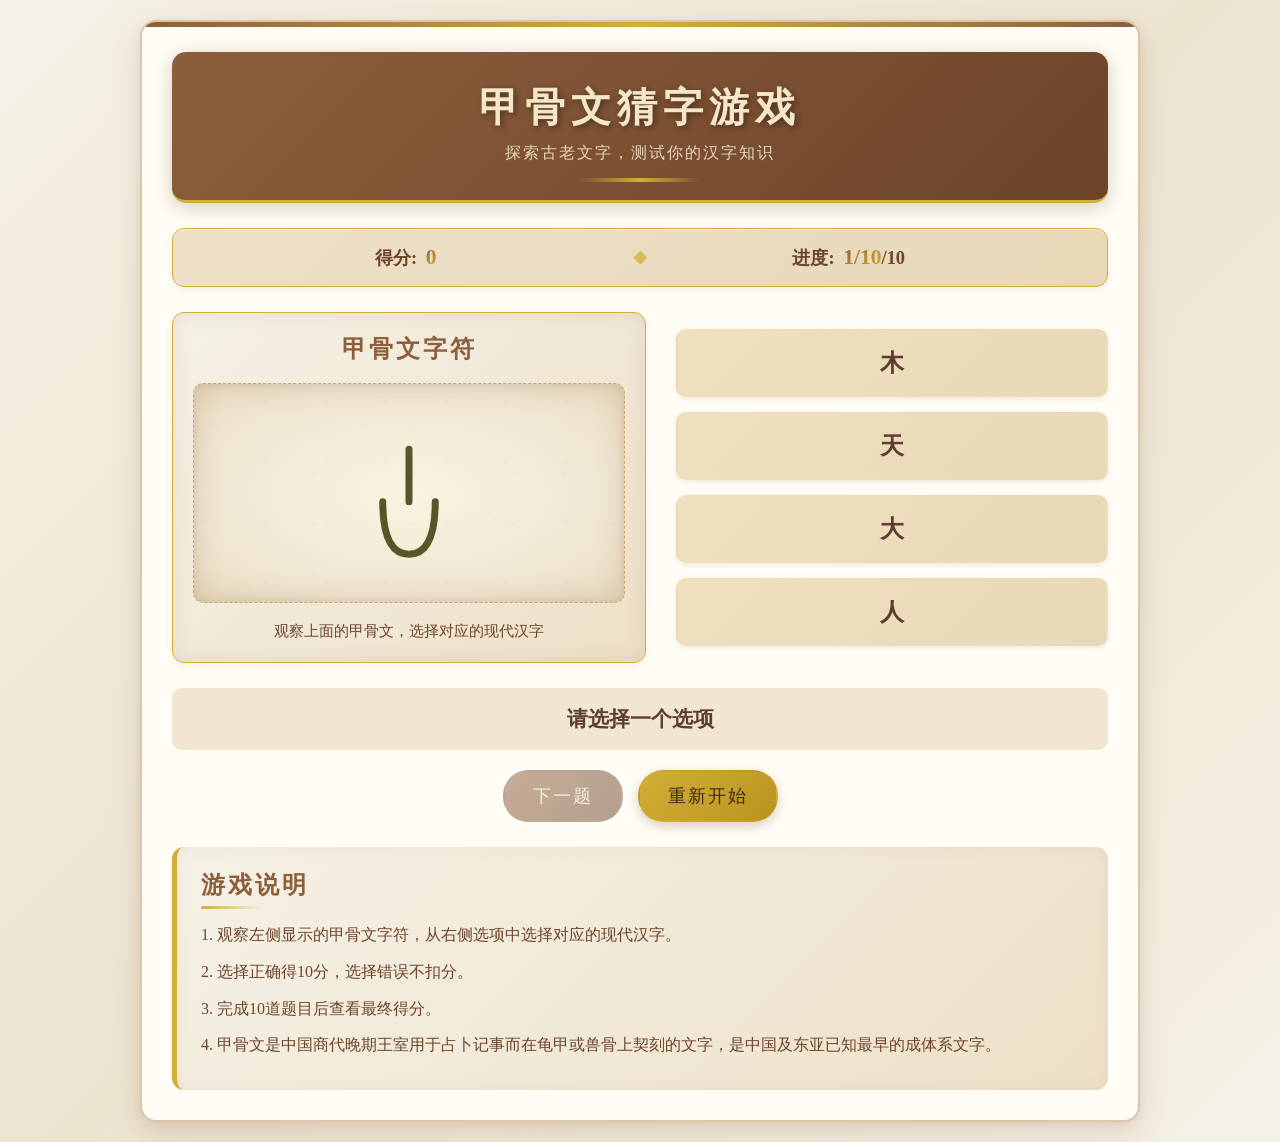
<file: 甲骨文猜字游戏.html>
<!DOCTYPE html>
<html lang="zh-CN">
<head>
    <meta charset="UTF-8">
    <meta name="viewport" content="width=device-width, initial-scale=1.0">
    <title>甲骨文猜字游戏</title>
    <link rel="stylesheet" href="./css/enhance.css">
    <style>
        * {
            margin: 0;
            padding: 0;
            box-sizing: border-box;
            font-family: 'Microsoft YaHei', 'STKaiti', 'KaiTi', serif;
        }

        /* ===== 整体背景：渐变米黄色 ===== */
        body {
            background: linear-gradient(135deg, #f5f1e6 0%, #ede4d0 50%, #f5f1e6 100%);
            color: #5c3d2e;
            padding: 20px;
            min-height: 100vh;
        }

        /* ===== 主容器卡片：圆角16px + 柔和阴影 ===== */
        .container {
            max-width: 1000px;
            margin: 0 auto;
            background-color: #fffdf5;
            border-radius: 16px;
            box-shadow: 0 12px 30px rgba(140, 94, 60, 0.18), 0 2px 8px rgba(140, 94, 60, 0.08);
            padding: 30px;
            border: 2px solid #d9c7a7;
            position: relative;
            overflow: hidden;
        }

        /* 容器顶部金色装饰条 */
        .container::before {
            content: "";
            position: absolute;
            top: 0;
            left: 0;
            right: 0;
            height: 5px;
            background: linear-gradient(90deg, #8c5e3c, #d4af37, #8c5e3c);
        }

        /* ===== header：金色装饰条 + 渐变背景 ===== */
        header {
            text-align: center;
            margin-bottom: 25px;
            padding: 28px 15px 18px;
            border-radius: 14px;
            position: relative;
            background: linear-gradient(135deg, #8c5e3c 0%, #6d4429 100%);
            box-shadow: 0 6px 20px rgba(92, 61, 46, 0.25);
            border-bottom: 3px solid #d4af37;
            overflow: hidden;
        }

        /* header 金色装饰条 */
        header::after {
            content: "";
            display: block;
            width: 120px;
            height: 4px;
            background: linear-gradient(90deg, transparent, #d4af37, transparent);
            margin: 14px auto 0;
            border-radius: 2px;
        }

        h1 {
            color: #f5e6c8;
            font-size: 2.5rem;
            margin-bottom: 8px;
            letter-spacing: 6px;
            text-shadow: 2px 2px 6px rgba(0, 0, 0, 0.4);
        }

        header p {
            color: #e8d8b8;
            font-size: 1rem;
            letter-spacing: 2px;
        }

        /* ===== game-info：金色装饰 + 数字渐变色 ===== */
        .game-info {
            display: flex;
            justify-content: space-around;
            align-items: center;
            background: linear-gradient(135deg, #ede0c8 0%, #e8d8b8 100%);
            padding: 16px 24px;
            border-radius: 12px;
            margin-bottom: 25px;
            font-size: 1.15rem;
            font-weight: bold;
            color: #6d4429;
            border: 1px solid #d4af37;
            box-shadow: inset 0 1px 0 rgba(255, 255, 255, 0.5), 0 3px 8px rgba(140, 94, 60, 0.1);
            position: relative;
        }

        /* game-info 中央金色装饰点 */
        .game-info::before {
            content: "◆";
            position: absolute;
            left: 50%;
            top: 50%;
            transform: translate(-50%, -50%);
            color: #d4af37;
            font-size: 0.9rem;
            opacity: 0.75;
        }

        .game-info span {
            background: linear-gradient(135deg, #8c5e3c 0%, #d4af37 100%);
            -webkit-background-clip: text;
            -webkit-text-fill-color: transparent;
            background-clip: text;
            font-size: 1.35rem;
            margin-left: 4px;
        }

        .game-area {
            display: flex;
            flex-wrap: wrap;
            gap: 30px;
            margin-bottom: 25px;
        }

        /* ===== 甲骨文展示区外框 ===== */
        .oracle-bone {
            flex: 1;
            min-width: 300px;
            background: linear-gradient(135deg, #f5f1e6 0%, #ede0c8 100%);
            border-radius: 12px;
            padding: 20px;
            text-align: center;
            box-shadow: inset 0 0 20px rgba(140, 94, 60, 0.12), 0 3px 10px rgba(140, 94, 60, 0.08);
            border: 1px solid #d4af37;
        }

        .oracle-bone h2 {
            color: #8c5e3c;
            letter-spacing: 3px;
            margin-bottom: 5px;
        }

        /* ===== 甲骨文字展示区：宣纸质感（米黄渐变 + 内阴影） ===== */
        .oracle-character {
            height: 220px;
            display: flex;
            align-items: center;
            justify-content: center;
            margin: 18px 0;
            position: relative;
            background: radial-gradient(ellipse at center, #faf3e0 0%, #f0e6d2 70%, #e8dcc0 100%);
            border-radius: 10px;
            box-shadow:
                inset 0 0 30px rgba(140, 94, 60, 0.22),
                inset 0 0 6px rgba(140, 94, 60, 0.15);
            border: 1px dashed #c9a961;
            overflow: hidden;
        }

        /* 宣纸纹理装饰 */
        .oracle-character::before {
            content: "";
            position: absolute;
            inset: 0;
            background-image:
                radial-gradient(circle at 20% 30%, rgba(140, 94, 60, 0.04) 1px, transparent 2px),
                radial-gradient(circle at 70% 60%, rgba(140, 94, 60, 0.04) 1px, transparent 2px),
                radial-gradient(circle at 40% 80%, rgba(140, 94, 60, 0.03) 1px, transparent 2px);
            background-size: 60px 60px, 80px 80px, 50px 50px;
            pointer-events: none;
        }

        .oracle-character img {
            position: relative;
            z-index: 1;
            filter: drop-shadow(2px 2px 3px rgba(92, 61, 46, 0.3));
        }

        .oracle-bone p {
            color: #6d4429;
            font-size: 0.95rem;
            margin-top: 8px;
        }

        /* ===== 选项按钮：渐变背景 + 悬浮上移 ===== */
        .options {
            flex: 1;
            min-width: 300px;
            display: flex;
            flex-direction: column;
            gap: 15px;
            justify-content: center;
        }

        .option {
            background: linear-gradient(135deg, #f0e0c0 0%, #e8d8b8 100%);
            padding: 16px;
            border-radius: 10px;
            text-align: center;
            font-size: 1.5rem;
            cursor: pointer;
            transition: all 0.3s ease;
            border: 2px solid transparent;
            box-shadow: 0 2px 5px rgba(140, 94, 60, 0.12);
            color: #5c3d2e;
            font-weight: 600;
        }

        .option:hover {
            background: linear-gradient(135deg, #e8d8b8 0%, #d9c7a7 100%);
            transform: translateY(-4px);
            box-shadow: 0 8px 18px rgba(140, 94, 60, 0.22);
            border-color: #d4af37;
        }

        /* 选中正确：绿色视觉反馈 */
        .option.correct {
            background: linear-gradient(135deg, #b8e0a8 0%, #8fcf7f 100%);
            border-color: #4a8a3a;
            box-shadow: 0 4px 14px rgba(74, 138, 58, 0.45);
            color: #2d5a1d;
            animation: pop 0.4s ease;
        }

        /* 选中错误：红色视觉反馈 */
        .option.incorrect {
            background: linear-gradient(135deg, #f0b0b0 0%, #e88888 100%);
            border-color: #b85c5c;
            box-shadow: 0 4px 14px rgba(184, 92, 92, 0.45);
            color: #7a2d2d;
            animation: shake 0.4s ease;
        }

        @keyframes pop {
            0% { transform: scale(1); }
            50% { transform: scale(1.06); }
            100% { transform: scale(1); }
        }

        @keyframes shake {
            0%, 100% { transform: translateX(0); }
            25% { transform: translateX(-6px); }
            75% { transform: translateX(6px); }
        }

        .feedback {
            text-align: center;
            padding: 16px;
            margin: 20px 0;
            border-radius: 10px;
            font-size: 1.3rem;
            font-weight: bold;
            min-height: 60px;
            display: flex;
            align-items: center;
            justify-content: center;
            transition: all 0.3s ease;
            border: 1px solid transparent;
        }

        .controls {
            display: flex;
            justify-content: center;
            gap: 15px;
            margin-top: 20px;
        }

        button {
            padding: 12px 28px;
            background: linear-gradient(135deg, #8c5e3c 0%, #6d4429 100%);
            color: #f5e6c8;
            border: 2px solid transparent;
            border-radius: 25px;
            font-size: 1.1rem;
            cursor: pointer;
            transition: all 0.3s ease;
            letter-spacing: 2px;
            box-shadow: 0 4px 12px rgba(140, 94, 60, 0.3);
        }

        button:hover:not(:disabled) {
            background: linear-gradient(135deg, #a0522d 0%, #8c5e3c 100%);
            transform: translateY(-2px);
            box-shadow: 0 6px 16px rgba(140, 94, 60, 0.4);
            border-color: #d4af37;
        }

        button:disabled {
            opacity: 0.5;
            cursor: not-allowed;
            box-shadow: none;
        }

        #restart-btn {
            background: linear-gradient(135deg, #d4af37 0%, #b8941f 100%);
            color: #3d2817;
        }

        #restart-btn:hover {
            background: linear-gradient(135deg, #e8c547 0%, #d4af37 100%);
            border-color: #8c5e3c;
        }

        .instructions {
            background: linear-gradient(135deg, #f5f1e6 0%, #ede0c8 100%);
            padding: 22px 24px;
            border-radius: 12px;
            margin-top: 25px;
            border-left: 5px solid #d4af37;
            box-shadow: inset 0 0 15px rgba(140, 94, 60, 0.08);
        }

        .instructions h2 {
            margin-bottom: 12px;
            color: #8c5e3c;
            letter-spacing: 3px;
            position: relative;
            padding-bottom: 8px;
        }

        .instructions h2::after {
            content: "";
            position: absolute;
            bottom: 0;
            left: 0;
            width: 60px;
            height: 3px;
            background: linear-gradient(90deg, #d4af37, transparent);
            border-radius: 2px;
        }

        .instructions p {
            line-height: 1.8;
            margin-bottom: 8px;
            color: #6d4429;
        }

        @media (max-width: 768px) {
            .game-area {
                flex-direction: column;
            }
            h1 { font-size: 2rem; }
            .game-info::before { display: none; }
        }
    </style>
</head>
<body>
    <div class="container">
        <header>
            <h1>甲骨文猜字游戏</h1>
            <p>探索古老文字，测试你的汉字知识</p >
        </header>
        
        <div class="game-info">
            <div class="score">得分: <span id="score">0</span></div>
            <div class="progress">进度: <span id="progress">1</span>/10</div>
        </div>
        
        <div class="game-area">
            <div class="oracle-bone">
                <h2>甲骨文字符</h2>
                <div class="oracle-character" id="oracle-character">
                    <!-- 甲骨文图形将通过JavaScript动态生成 -->
                </div>
                <p>观察上面的甲骨文，选择对应的现代汉字</p >
            </div>
            
            <div class="options" id="options">
                <!-- 选项将通过JavaScript动态生成 -->
            </div>
        </div>
        
        <div class="feedback" id="feedback">
            请选择一个选项开始游戏
        </div>
        
        <div class="controls">
            <button id="next-btn" disabled>下一题</button>
            <button id="restart-btn">重新开始</button>
        </div>
        
        <div class="instructions">
            <h2>游戏说明</h2>
            <p>1. 观察左侧显示的甲骨文字符，从右侧选项中选择对应的现代汉字。</p >
            <p>2. 选择正确得10分，选择错误不扣分。</p >
            <p>3. 完成10道题目后查看最终得分。</p >
            <p>4. 甲骨文是中国商代晚期王室用于占卜记事而在龟甲或兽骨上契刻的文字，是中国及东亚已知最早的成体系文字。</p >
        </div>
    </div>
    <script src="./js/common.js"></script>
    <script src="./js/api.js"></script>
    <script>
        // ===== SVG 字典常量：甲骨文字符 -> SVG 文件路径 =====
        const ORACLE_SVG_DICT = {
            '人': './svg/人.svg',
            '日': './svg/日.svg',
            '月': './svg/月.svg',
            '水': './svg/水.svg',
            '火': './svg/火.svg',
            '木': './svg/木.svg',
            '山': './svg/山.svg',
            '雨': './svg/雨.svg'
        };

        // 根据甲骨文字符把对应 SVG 渲染到题目展示区域
        function renderOracleSVG(char) {
            const target = document.getElementById('oracle-character');
            if (!target) return;
            const svgPath = ORACLE_SVG_DICT[char];
            if (svgPath) {
                target.innerHTML = '<img src="' + svgPath + '" alt="' + char + '" style="width:140px;height:140px;filter:sepia(1) hue-rotate(15deg) saturate(2);">';
            } else if (char) {
                // 未匹配到 SVG 时回退为文字展示
                target.innerHTML = '<div style="font-size:5rem;color:#8c5e3c;font-weight:bold;font-family:STKaiti,serif;">' + char + '</div>';
            }
        }

        // DOMContentLoaded 后初始化 SVG 展示（兜底渲染一次）
        document.addEventListener('DOMContentLoaded', function () {
            if (typeof oracleData !== 'undefined' && typeof currentQuestion !== 'undefined' && oracleData[currentQuestion]) {
                renderOracleSVG(oracleData[currentQuestion].oracle);
            }
        });
    </script>
    <script>
        // 甲骨文数据 - 使用CSS绘制的甲骨文图形
        const oracleData = [
            { 
                oracle: "人", 
                options: ["人", "大", "天", "木"], 
                answer: "人",
                element: '<div class="oracle-human"></div>'
            }, 
            { 
                oracle: "木", 
                options: ["林", "木", "森", "树"], 
                answer: "木",
                element: '<div class="oracle-tree"></div>'
            },
            { 
                oracle: "日", 
                options: ["日", "月", "明", "星"], 
                answer: "日",
                element: '<div class="oracle-sun"></div>'
            },
            { 
                oracle: "月", 
                options: ["月", "夕", "明", "有"], 
                answer: "月",
                element: '<div class="oracle-moon"></div>'
            },
            { 
                oracle: "水", 
                options: ["水", "冰", "河", "泉"], 
                answer: "水",
                element: '<div class="oracle-water"></div>'
            },
            { 
                oracle: "火", 
                options: ["火", "炎", "热", "灭"], 
                answer: "火",
                element: '<div class="oracle-fire"></div>'
            },
            { 
                oracle: "山", 
                options: ["山", "丘", "岳", "峰"], 
                answer: "山",
                element: '<div class="oracle-mountain"></div>'
            },
            { 
                oracle: "雨", 
                options: ["雨", "雪", "雷", "云"], 
                answer: "雨",
                element: '<div class="oracle-rain"><div class="raindrop"></div><div class="raindrop"></div><div class="raindrop"></div></div>'
            },
            { 
                oracle: "人", 
                options: ["人", "大", "天", "木"], 
                answer: "人",
                element: '<div class="oracle-human"></div>'
            },
            { 
                oracle: "木", 
                options: ["林", "木", "森", "树"], 
                answer: "木",
                element: '<div class="oracle-tree"></div>'
            }
        ];

        // 游戏状态
        let currentQuestion = 0;
        let score = 0;
        let gameCompleted = false;

        // DOM元素
        const oracleCharacterEl = document.getElementById('oracle-character');
        const optionsEl = document.getElementById('options');
        const feedbackEl = document.getElementById('feedback');
        const scoreEl = document.getElementById('score');
        const progressEl = document.getElementById('progress');
        const nextBtn = document.getElementById('next-btn');
        const restartBtn = document.getElementById('restart-btn');
        // 初始化游戏
        function initGame() {
            currentQuestion = 0;
            score = 0;
            gameCompleted = false;
            scoreEl.textContent = score;
            progressEl.textContent = `${currentQuestion + 1}/${oracleData.length}`;
            nextBtn.disabled = true;
            loadQuestion();
        }

        // 加载问题
        function loadQuestion() {
            const question = oracleData[currentQuestion];
            
            // 设置甲骨文图形（使用 SVG 展示）
            renderOracleSVG(question.oracle);
            
            // 清空选项
            optionsEl.innerHTML = '';
            
            // 随机排序选项
            const shuffledOptions = [...question.options].sort(() => Math.random() - 0.5);
            
            // 创建选项按钮
            shuffledOptions.forEach(option => {
                const optionEl = document.createElement('div');
                optionEl.className = 'option';
                optionEl.textContent = option;
                optionEl.addEventListener('click', () => checkAnswer(option, optionEl));
                optionsEl.appendChild(optionEl);
            });
            
            feedbackEl.textContent = '请选择一个选项';
            feedbackEl.style.backgroundColor = '#f0e6d2';
        }

        // 检查答案
        function checkAnswer(selectedOption, optionEl) {
            if (gameCompleted) return;
            
            const question = oracleData[currentQuestion];
            const options = document.querySelectorAll('.option');
            
            // 禁用所有选项
            options.forEach(opt => {
                opt.style.pointerEvents = 'none';
            });
            
            // 标记正确和错误答案
            options.forEach(opt => {
                if (opt.textContent === question.answer) {
                    opt.classList.add('correct');
                } else if (opt === optionEl && selectedOption !== question.answer) {
                    opt.classList.add('incorrect');
                }
            });
            
            // 显示反馈
            if (selectedOption === question.answer) {
                feedbackEl.textContent = '回答正确！';
                feedbackEl.style.backgroundColor = '#a8d5a2';
                score += 10;
                scoreEl.textContent = score;
            } else {
                feedbackEl.textContent = `回答错误！正确答案是：${question.answer}`;
                feedbackEl.style.backgroundColor = '#e8a8a8';
            }
            
            nextBtn.disabled = false;
        }

        // 下一题
        function nextQuestion() {
            currentQuestion++;
            
            if (currentQuestion < oracleData.length) {
                progressEl.textContent = `${currentQuestion + 1}/${oracleData.length}`;
                loadQuestion();
                nextBtn.disabled = true;
            } else {
                // 游戏结束
                gameCompleted = true;
                oracleCharacterEl.innerHTML = '<div style="font-size: 3rem;color:#8c5e3c;font-weight:bold;">结束</div>';
                optionsEl.innerHTML = '';
                feedbackEl.textContent = `游戏结束！你的最终得分是：${score}`;
                feedbackEl.style.backgroundColor = '#e8d8b8';
                nextBtn.disabled = true;
                
                const username = localStorage.getItem('oracle_currentUser') ? JSON.parse(localStorage.getItem('oracle_currentUser')).username : '匿名用户';
                API.submitScore(username, 'guess_char', score).then(res => {
                    if (res.success) {
                        feedbackEl.textContent += '（成绩已保存）';
                    }
                }).catch(() => {});
            }
        }

        // 事件监听
        nextBtn.addEventListener('click', nextQuestion);
        restartBtn.addEventListener('click', initGame);

        // 启动游戏
        initGame();
    </script>
</body>
</html>
</file>
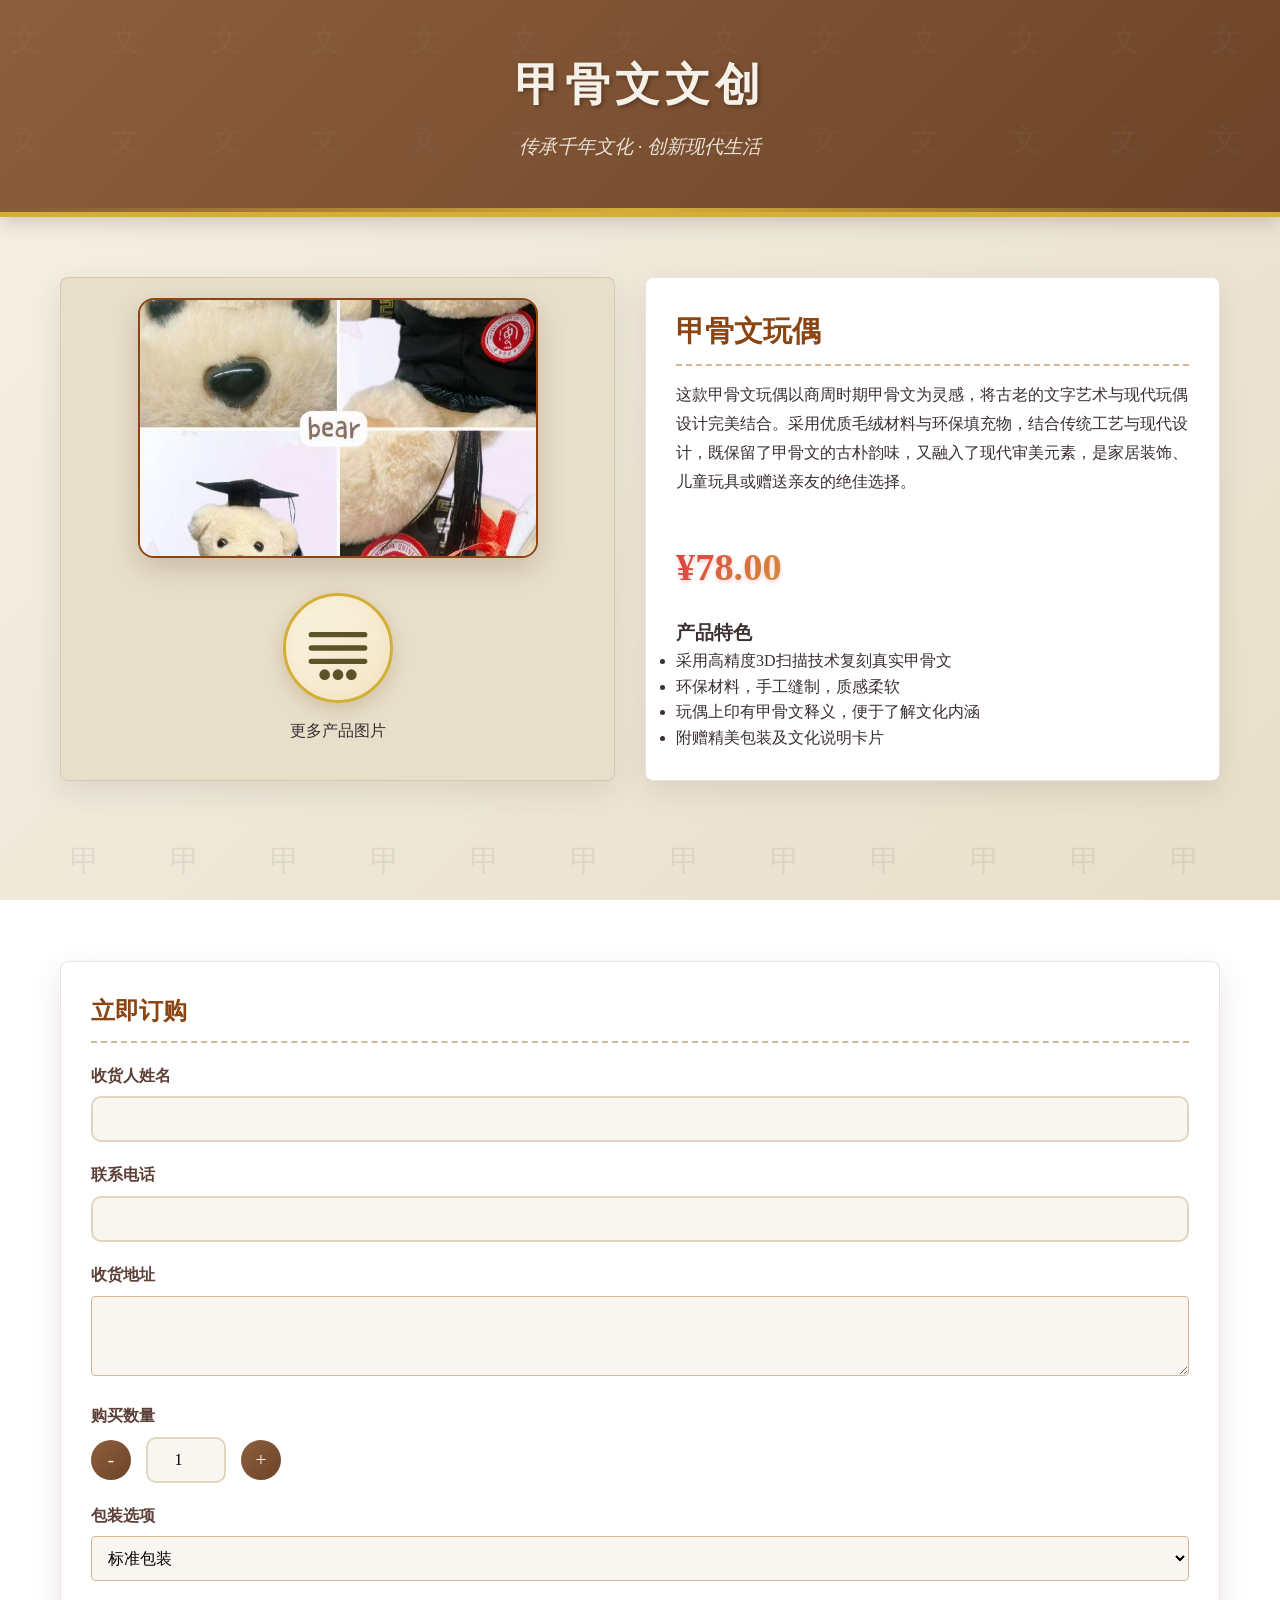
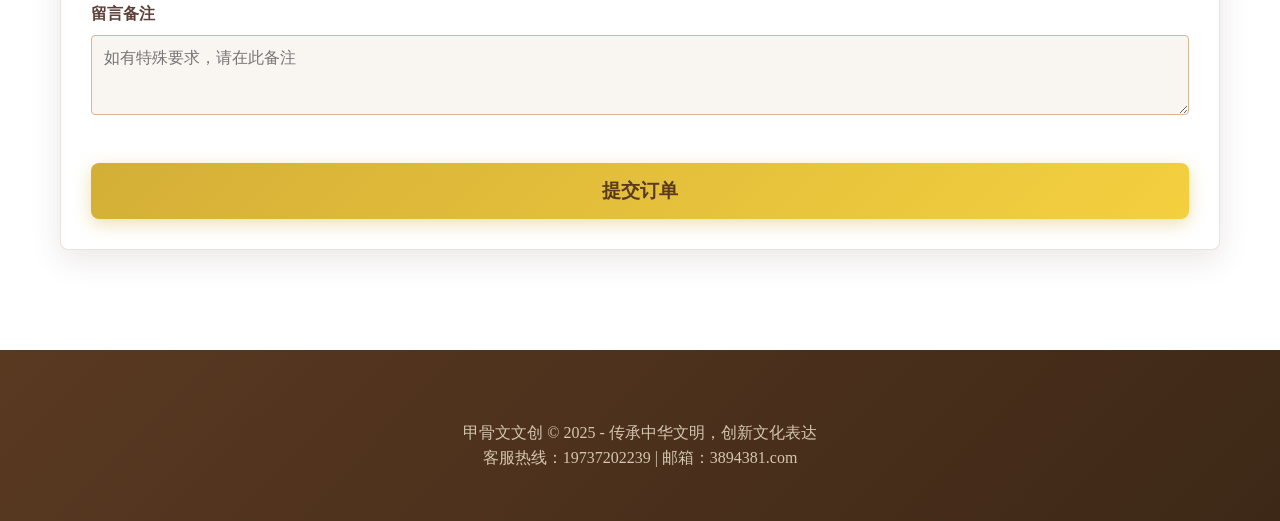
<file: 甲骨文玩偶.html>
<!DOCTYPE html>
<html lang="zh-CN">
<head>
    <meta charset="UTF-8">
    <meta name="viewport" content="width=device-width, initial-scale=1.0">
    <title>甲骨文文创 - 文化传承与创新</title>
    <link rel="stylesheet" href="./css/common.css">
    <link rel="stylesheet" href="./css/enhance.css">
    <style>
        * {
            margin: 0;
            padding: 0;
            box-sizing: border-box;
            font-family: "Microsoft YaHei", "SimSun", serif;
        }
        
        body {
            background: linear-gradient(135deg, #f5f1e6 0%, #e8dfca 100%);
            background-attachment: fixed;
            color: #3c2f2f;
            line-height: 1.6;
        }
        
        .container {
            max-width: 1200px;
            margin: 0 auto;
            padding: 20px;
        }
        
        header {
            background: linear-gradient(135deg, #8a7355 0%, #7a5c3c 100%);
            color: #f5f1e8;
            padding: 30px 0;
            text-align: center;
            border-bottom: 5px solid #d4af37;
            position: relative;
            overflow: hidden;
            box-shadow: 0 4px 20px rgba(92, 61, 46, 0.25);
        }

        header::after {
            content: "";
            position: absolute;
            bottom: 0;
            left: 0;
            width: 100%;
            height: 4px;
            background: linear-gradient(90deg, transparent, #d4af37 50%, transparent);
            z-index: 2;
        }
        
        header::before {
            content: "";
            position: absolute;
            top: 0;
            left: 0;
            width: 100%;
            height: 100%;
            background-image: url('data:image/svg+xml;utf8,<svg xmlns="http://www.w3.org/2000/svg" width="100" height="100" viewBox="0 0 100 100"><text x="10" y="50" font-family="SimSun" font-size="30" fill="rgba(255,255,255,0.1)">文</text></svg>');
            opacity: 0.3;
        }
        
        h1 {
            font-size: 2.8rem;
            margin-bottom: 10px;
            text-shadow: 2px 2px 4px rgba(0, 0, 0, 0.3);
            letter-spacing: 5px;
        }
        
        .subtitle {
            font-size: 1.2rem;
            font-style: italic;
            opacity: 0.9;
        }
        
        .product-showcase {
            display: flex;
            flex-wrap: wrap;
            gap: 30px;
            margin: 40px 0;
        }
        
        .product-image {
            flex: 1;
            min-width: 300px;
            background-color: #e8dfca;
            border-radius: 8px;
            padding: 20px;
            box-shadow: 0 5px 15px rgba(0, 0, 0, 0.1);
            display: flex;
            flex-direction: column;
            align-items: center;
        }
        
        .product-img {
            width: 100%;
            max-width: 400px;
            height: 300px;
            background-color: #d4b896;
            border: 2px solid #8B4513;
            border-radius: 16px;
            margin-bottom: 20px;
            display: flex;
            align-items: center;
            justify-content: center;
            font-size: 5rem;
            color: #5D4037;
            box-shadow: 0 10px 28px rgba(92, 61, 46, 0.22);
            overflow: hidden;
        }
        
        .product-details {
            flex: 1;
            min-width: 300px;
            background-color: #fff;
            border-radius: 8px;
            padding: 30px;
            box-shadow: 0 5px 15px rgba(0, 0, 0, 0.1);
        }
         .product-title {
            font-size: 1.8rem;
            color: #8B4513;
            margin-bottom: 15px;
            border-bottom: 2px dashed #d4b896;
            padding-bottom: 10px;
        }
        
        .product-description {
            margin-bottom: 20px;
            line-height: 1.8;
        }
        
        .price {
            font-size: 2rem;
            color: #c62828;
            margin: 20px 0;
            font-weight: bold;
        }
        
        .order-form {
            background-color: #fff;
            border-radius: 8px;
            padding: 30px;
            box-shadow: 0 5px 15px rgba(0, 0, 0, 0.1);
            margin: 40px 0;
        }
        
        .form-title {
            font-size: 1.5rem;
            color: #8B4513;
            margin-bottom: 20px;
            border-bottom: 2px dashed #d4b896;
            padding-bottom: 10px;
        }
        
        .form-group {
            margin-bottom: 20px;
        }
        
        label {
            display: block;
            margin-bottom: 8px;
            font-weight: bold;
            color: #5D4037;
        }
        
        input, select, textarea {
            width: 100%;
            padding: 12px;
            border: 1px solid #d4b896;
            border-radius: 4px;
            font-size: 1rem;
            background-color: #f9f5f0;
        }
        
        .quantity-selector {
            display: flex;
            align-items: center;
            gap: 15px;
        }
        
        .quantity-btn {
            width: 40px;
            height: 40px;
            background-color: #8B4513;
            color: white;
            border: none;
            border-radius: 50%;
            font-size: 1.2rem;
            cursor: pointer;
            display: flex;
            align-items: center;
            justify-content: center;
        }
        
        .quantity-input {
            width: 80px;
            text-align: center;
        }
        
        .submit-btn {
            background-color: #8B4513;
            color: white;
            border: none;
            padding: 15px 30px;
            font-size: 1.2rem;
            border-radius: 4px;
            cursor: pointer;
            transition: background-color 0.3s;
            width: 100%;
            margin-top: 20px;
        }
        
        .submit-btn:hover {
            background-color: #5D4037;
        }
        
        footer {
            background-color: #5D4037;
            color: #f5f1e8;
            text-align: center;
            padding: 20px;
            margin-top: 40px;
        }
        
        .oracle-pattern {
            background-image: url('data:image/svg+xml;utf8,<svg xmlns="http://www.w3.org/2000/svg" width="100" height="100" viewBox="0 0 100 100"><text x="10" y="50" font-family="SimSun" font-size="30" fill="rgba(93,64,55,0.1)">甲</text></svg>');
            height: 100px;
            margin: 20px 0;
        }
        
        @media (max-width: 768px) {
            .product-showcase {
                flex-direction: column;
            }
            
            h1 {
                font-size: 2rem;
            }
        }

        /* ===== 美化增强样式 ===== */
        .product-image, .product-details, .order-form {
            border: 1px solid rgba(140, 94, 60, 0.18) !important;
            box-shadow: 0 10px 30px rgba(92, 61, 46, 0.12) !important;
        }

        .price {
            color: #dc3545 !important;
            font-size: 2.4rem !important;
            font-weight: bold;
            text-shadow: 0 2px 4px rgba(220, 53, 69, 0.25);
            background: linear-gradient(135deg, #dc3545 0%, #d4af37 100%);
            -webkit-background-clip: text;
            -webkit-text-fill-color: transparent;
            background-clip: text;
            display: inline-block;
        }

        .submit-btn {
            background: linear-gradient(135deg, #d4af37 0%, #f4d03f 100%) !important;
            color: #5a3921 !important;
            font-weight: bold;
            border-radius: 8px !important;
            box-shadow: 0 5px 18px rgba(212, 175, 55, 0.4);
            transition: all 0.3s ease !important;
            border: none;
        }

        .submit-btn:hover {
            background: linear-gradient(135deg, #f4d03f 0%, #d4af37 100%) !important;
            transform: translateY(-3px);
            box-shadow: 0 10px 28px rgba(212, 175, 55, 0.55);
        }

        .quantity-btn {
            background: linear-gradient(135deg, #8c5e3c 0%, #6d4429 100%) !important;
            transition: all 0.3s ease !important;
        }

        .quantity-btn:hover {
            transform: scale(1.12);
            box-shadow: 0 5px 14px rgba(140, 94, 60, 0.45);
        }

        /* 甲骨文字符展示区 */
        .product-oracle, .preview-oracle, .character-display, .oracle-display {
            display: inline-flex;
            align-items: center;
            justify-content: center;
            width: 110px;
            height: 110px;
            margin: 15px auto;
            background: linear-gradient(135deg, #faf3e0 0%, #f5e6c8 100%);
            border-radius: 50%;
            border: 3px solid #d4af37;
            box-shadow: 0 6px 20px rgba(140, 94, 60, 0.25), inset 0 0 15px rgba(212, 175, 55, 0.1);
            font-size: 2.5rem;
            color: #5c3d2e;
            font-family: 'STKaiti', 'KaiTi', serif;
        }

        .product-oracle img, .preview-oracle img, .character-display img, .oracle-display img {
            width: 80px;
            height: 80px;
        }

        .oracle-pattern {
            border-radius: 16px;
        }
    </style>
</head>
<body>
    <header>
        <div class="container">
            <h1>甲骨文文创</h1>
            <p class="subtitle">传承千年文化 · 创新现代生活</p >
        </div>
    </header>
    
    <div class="container">
        <div class="product-showcase">
            <div class="product-image">
                <div class="product-img">
                    <img src="./玩偶.jpg" alt="甲骨文玩偶"height=300px width="400px">
                </div>
                <div class="product-oracle">水</div>
                <div class="product-gallery">
                    <p>更多产品图片</p >
                    <!-- 这里可以添加缩略图 -->
                </div>
            </div>
            <div class="product-details">
  <h2 class="product-title">甲骨文玩偶</h2>
  <p class="product-description">
    这款甲骨文玩偶以商周时期甲骨文为灵感，将古老的文字艺术与现代玩偶设计完美结合。采用优质毛绒材料与环保填充物，结合传统工艺与现代设计，既保留了甲骨文的古朴韵味，又融入了现代审美元素，是家居装饰、儿童玩具或赠送亲友的绝佳选择。
  </p >
  <div class="price">¥78.00</div>

  <div class="features">
    <h3>产品特色</h3>
    <ul>
      <li>采用高精度3D扫描技术复刻真实甲骨文</li>
      <li>环保材料，手工缝制，质感柔软</li>
      <li>玩偶上印有甲骨文释义，便于了解文化内涵</li>
      <li>附赠精美包装及文化说明卡片</li>
    </ul>
  </div>
</div>
        </div>
        
        <div class="oracle-pattern"></div>
        
        <div class="order-form">
            <h2 class="form-title">立即订购</h2>
            <form id="orderForm">
                <div class="form-group">
                    <label for="name">收货人姓名</label>
                    <input type="text" id="name" name="name" required>
                </div>
                
                <div class="form-group">
                    <label for="phone">联系电话</label>
                    <input type="tel" id="phone" name="phone" required>
                </div>
                
                <div class="form-group">
                    <label for="address">收货地址</label>
                    <textarea id="address" name="address" rows="3" required></textarea>
                </div>
                
                <div class="form-group">
                    <label for="quantity">购买数量</label>
                    <div class="quantity-selector">
                        <button type="button" class="quantity-btn" id="decrease">-</button>
                        <input type="number" id="quantity" name="quantity" value="1" min="1" max="10" class="quantity-input">
                        <button type="button" class="quantity-btn" id="increase">+</button>
                    </div>
                </div>
                
                <div class="form-group">
                    <label for="gift">包装选项</label>
                    <select id="gift" name="gift">
                        <option value="standard">标准包装</option>
                        <option value="premium">精美礼盒包装 (+￥20)</option>
                        <option value="luxury">豪华收藏包装 (+￥50)</option>
                    </select>
                </div>
                
                <div class="form-group">
                    <label for="message">留言备注</label>
                    <textarea id="message" name="message" rows="3" placeholder="如有特殊要求，请在此备注"></textarea>
                </div>
                
                <button type="submit" class="submit-btn">提交订单</button>
            </form>
        </div>
    </div>
    
    <footer>
        <div class="container">
            <p>甲骨文文创 &copy; 2025 - 传承中华文明，创新文化表达</p >
            <p>客服热线：19737202239 | 邮箱：3894381.com</p >
        </div>
    </footer>

    <script>
        // 甲骨文SVG字典：将文字映射到对应SVG文件
        const ORACLE_SVG_MAP = {
            '人': './svg/人.svg',
            '日': './svg/日.svg',
            '月': './svg/月.svg',
            '水': './svg/水.svg',
            '火': './svg/火.svg',
            '木': './svg/木.svg',
            '山': './svg/山.svg',
            '雨': './svg/雨.svg'
        };
        // DOM加载完成后，遍历页面中所有甲骨文展示元素，根据其文本内容匹配并替换为SVG图片
        document.addEventListener('DOMContentLoaded', function() {
            const oracleElements = document.querySelectorAll('.product-oracle, .preview-oracle, .character-display, .oracle-display');
            oracleElements.forEach(function(el) {
                const text = el.textContent.trim();
                if (ORACLE_SVG_MAP[text]) {
                    el.innerHTML = '<img src="' + ORACLE_SVG_MAP[text] + '" alt="' + text + '" style="width:80px;height:80px;filter:sepia(1) hue-rotate(15deg) saturate(2);">';
                }
            });
        });
    </script>
    <script>
        // 数量选择功能
        document.getElementById('decrease').addEventListener('click', function() {
            const quantityInput = document.getElementById('quantity');
            let currentValue = parseInt(quantityInput.value);
            if (currentValue > 1) {
                quantityInput.value = currentValue - 1;
            }
        });
        
        document.getElementById('increase').addEventListener('click', function() {
            const quantityInput = document.getElementById('quantity');
            let currentValue = parseInt(quantityInput.value);
            if (currentValue < 10) {
                quantityInput.value = currentValue + 1;
            }
        });
        // 表单提交处理
        document.getElementById('orderForm').addEventListener('submit', function(e) {
            e.preventDefault();
            
            const name = document.getElementById('name').value;
            const phone = document.getElementById('phone').value;
            const quantity = document.getElementById('quantity').value;
            
            Toast.success(`感谢 ${name} 的订购！我们已收到您 ${quantity} 件商品的订单，稍后将通过电话 ${phone} 与您确认订单详情。`);
            
            // 在实际应用中，这里会发送数据到服务器
            // 重置表单
            document.getElementById('orderForm').reset();
            document.getElementById('quantity').value = 1;
        });
    </script>
    <script src="./js/common.js"></script>
</body>
</html>
</file>
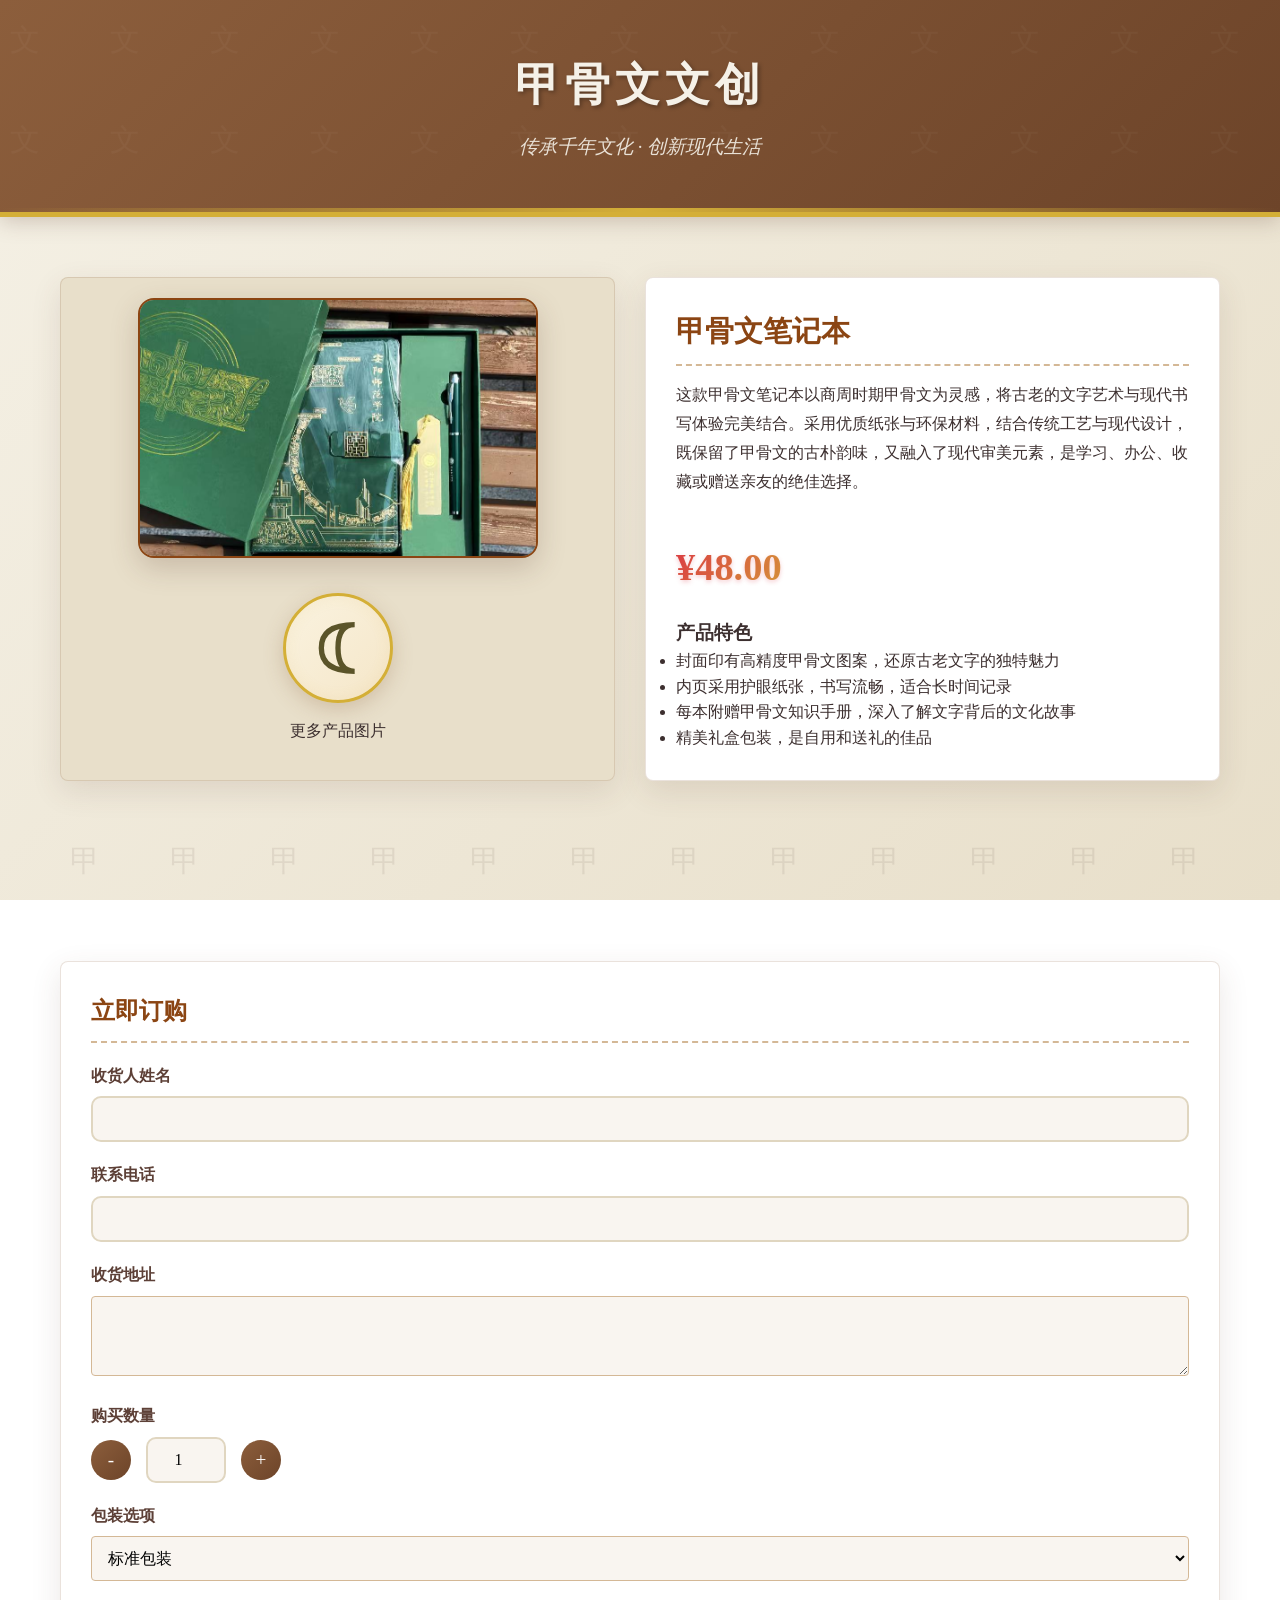
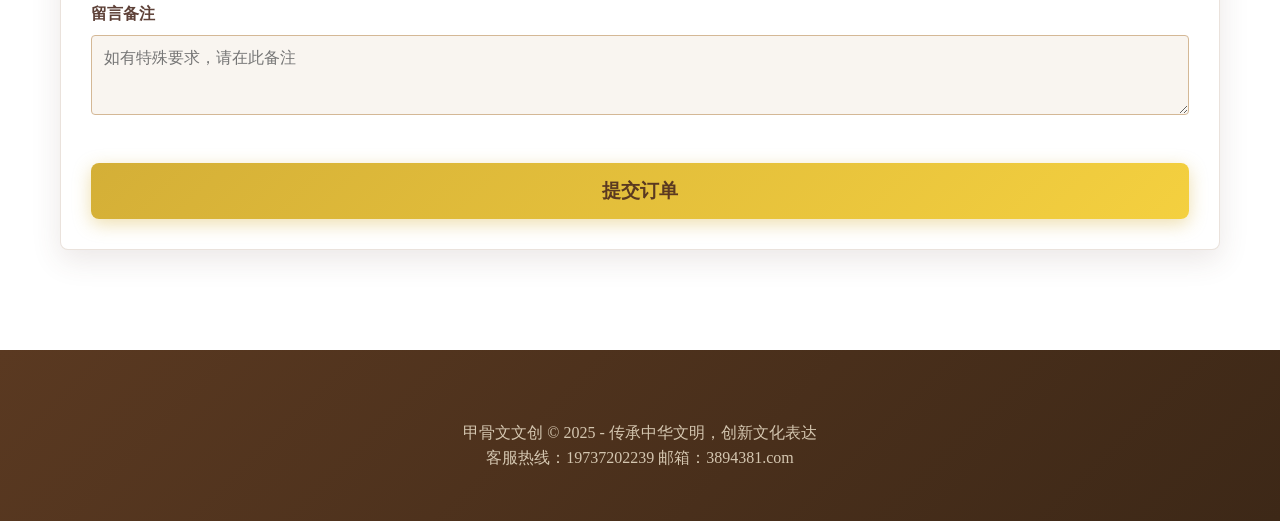
<file: 甲骨文笔记本.html>
<!DOCTYPE html>
<html lang="zh-CN">
<head>
    <meta charset="UTF-8">
    <meta name="viewport" content="width=device-width, initial-scale=1.0">
    <title>甲骨文文创 - 文化传承与创新</title>
    <link rel="stylesheet" href="./css/common.css">
    <link rel="stylesheet" href="./css/enhance.css">
    <style>
        * {
            margin: 0;
            padding: 0;
            box-sizing: border-box;
            font-family: "Microsoft YaHei", "SimSun", serif;
        }
        
        body {
            background: linear-gradient(135deg, #f5f1e6 0%, #e8dfca 100%);
            background-attachment: fixed;
            color: #3c2f2f;
            line-height: 1.6;
        }
        
        .container {
            max-width: 1200px;
            margin: 0 auto;
            padding: 20px;
        }
        
        header {
            background: linear-gradient(135deg, #8a7355 0%, #7a5c3c 100%);
            color: #f5f1e8;
            padding: 30px 0;
            text-align: center;
            border-bottom: 5px solid #d4af37;
            position: relative;
            overflow: hidden;
            box-shadow: 0 4px 20px rgba(92, 61, 46, 0.25);
        }

        header::after {
            content: "";
            position: absolute;
            bottom: 0;
            left: 0;
            width: 100%;
            height: 4px;
            background: linear-gradient(90deg, transparent, #d4af37 50%, transparent);
            z-index: 2;
        }
        
        header::before {
            content: "";
            position: absolute;
            top: 0;
            left: 0;
            width: 100%;
            height: 100%;
            background-image: url('data:image/svg+xml;utf8,<svg xmlns="http://www.w3.org/2000/svg" width="100" height="100" viewBox="0 0 100 100"><text x="10" y="50" font-family="SimSun" font-size="30" fill="rgba(255,255,255,0.1)">文</text></svg>');
            opacity: 0.3;
        }
        
        h1 {
            font-size: 2.8rem;
            margin-bottom: 10px;
            text-shadow: 2px 2px 4px rgba(0, 0, 0, 0.3);
            letter-spacing: 5px;
        }
        
        .subtitle {
            font-size: 1.2rem;
            font-style: italic;
            opacity: 0.9;
        }
        
        .product-showcase {
            display: flex;
            flex-wrap: wrap;
            gap: 30px;
            margin: 40px 0;
        }
        
        .product-image {
            flex: 1;
            min-width: 300px;
            background-color: #e8dfca;
            border-radius: 8px;
            padding: 20px;
            box-shadow: 0 5px 15px rgba(0, 0, 0, 0.1);
            display: flex;
            flex-direction: column;
            align-items: center;
        }
        
        .product-img {
            width: 100%;
            max-width: 400px;
            height: 300px;
            background-color: #d4b896;
            border: 2px solid #8B4513;
            border-radius: 16px;
            margin-bottom: 20px;
            display: flex;
            align-items: center;
            justify-content: center;
            font-size: 5rem;
            color: #5D4037;
            box-shadow: 0 10px 28px rgba(92, 61, 46, 0.22);
            overflow: hidden;
        }
        
        .product-details {
            flex: 1;
            min-width: 300px;
            background-color: #fff;
            border-radius: 8px;
            padding: 30px;
            box-shadow: 0 5px 15px rgba(0, 0, 0, 0.1);
        }
         .product-title {
            font-size: 1.8rem;
            color: #8B4513;
            margin-bottom: 15px;
            border-bottom: 2px dashed #d4b896;
            padding-bottom: 10px;
        }
        
        .product-description {
            margin-bottom: 20px;
            line-height: 1.8;
        }
        
        .price {
            font-size: 2rem;
            color: #c62828;
            margin: 20px 0;
            font-weight: bold;
        }
        
        .order-form {
            background-color: #fff;
            border-radius: 8px;
            padding: 30px;
            box-shadow: 0 5px 15px rgba(0, 0, 0, 0.1);
            margin: 40px 0;
        }
        
        .form-title {
            font-size: 1.5rem;
            color: #8B4513;
            margin-bottom: 20px;
            border-bottom: 2px dashed #d4b896;
            padding-bottom: 10px;
        }
        
        .form-group {
            margin-bottom: 20px;
        }
        
        label {
            display: block;
            margin-bottom: 8px;
            font-weight: bold;
            color: #5D4037;
        }
        
        input, select, textarea {
            width: 100%;
            padding: 12px;
            border: 1px solid #d4b896;
            border-radius: 4px;
            font-size: 1rem;
            background-color: #f9f5f0;
        }
        
        .quantity-selector {
            display: flex;
            align-items: center;
            gap: 15px;
        }
        
        .quantity-btn {
            width: 40px;
            height: 40px;
            background-color: #8B4513;
            color: white;
            border: none;
            border-radius: 50%;
            font-size: 1.2rem;
            cursor: pointer;
            display: flex;
            align-items: center;
            justify-content: center;
        }
        
        .quantity-input {
            width: 80px;
            text-align: center;
        }
        
        .submit-btn {
            background-color: #8B4513;
            color: white;
            border: none;
            padding: 15px 30px;
            font-size: 1.2rem;
            border-radius: 4px;
            cursor: pointer;
            transition: background-color 0.3s;
            width: 100%;
            margin-top: 20px;
        }
        
        .submit-btn:hover {
            background-color: #5D4037;
        }
        
        footer {
            background-color: #5D4037;
            color: #f5f1e8;
            text-align: center;
            padding: 20px;
            margin-top: 40px;
        }
        
        .oracle-pattern {
            background-image: url('data:image/svg+xml;utf8,<svg xmlns="http://www.w3.org/2000/svg" width="100" height="100" viewBox="0 0 100 100"><text x="10" y="50" font-family="SimSun" font-size="30" fill="rgba(93,64,55,0.1)">甲</text></svg>');
            height: 100px;
            margin: 20px 0;
        }
        
        @media (max-width: 768px) {
            .product-showcase {
                flex-direction: column;
            }
            
            h1 {
                font-size: 2rem;
            }
        }

        /* ===== 美化增强样式 ===== */
        .product-image, .product-details, .order-form {
            border: 1px solid rgba(140, 94, 60, 0.18) !important;
            box-shadow: 0 10px 30px rgba(92, 61, 46, 0.12) !important;
        }

        .price {
            color: #dc3545 !important;
            font-size: 2.4rem !important;
            font-weight: bold;
            text-shadow: 0 2px 4px rgba(220, 53, 69, 0.25);
            background: linear-gradient(135deg, #dc3545 0%, #d4af37 100%);
            -webkit-background-clip: text;
            -webkit-text-fill-color: transparent;
            background-clip: text;
            display: inline-block;
        }

        .submit-btn {
            background: linear-gradient(135deg, #d4af37 0%, #f4d03f 100%) !important;
            color: #5a3921 !important;
            font-weight: bold;
            border-radius: 8px !important;
            box-shadow: 0 5px 18px rgba(212, 175, 55, 0.4);
            transition: all 0.3s ease !important;
            border: none;
        }

        .submit-btn:hover {
            background: linear-gradient(135deg, #f4d03f 0%, #d4af37 100%) !important;
            transform: translateY(-3px);
            box-shadow: 0 10px 28px rgba(212, 175, 55, 0.55);
        }

        .quantity-btn {
            background: linear-gradient(135deg, #8c5e3c 0%, #6d4429 100%) !important;
            transition: all 0.3s ease !important;
        }

        .quantity-btn:hover {
            transform: scale(1.12);
            box-shadow: 0 5px 14px rgba(140, 94, 60, 0.45);
        }

        /* 甲骨文字符展示区 */
        .product-oracle, .preview-oracle, .character-display, .oracle-display {
            display: inline-flex;
            align-items: center;
            justify-content: center;
            width: 110px;
            height: 110px;
            margin: 15px auto;
            background: linear-gradient(135deg, #faf3e0 0%, #f5e6c8 100%);
            border-radius: 50%;
            border: 3px solid #d4af37;
            box-shadow: 0 6px 20px rgba(140, 94, 60, 0.25), inset 0 0 15px rgba(212, 175, 55, 0.1);
            font-size: 2.5rem;
            color: #5c3d2e;
            font-family: 'STKaiti', 'KaiTi', serif;
        }

        .product-oracle img, .preview-oracle img, .character-display img, .oracle-display img {
            width: 80px;
            height: 80px;
        }

        .oracle-pattern {
            border-radius: 16px;
        }
    </style>
</head>
<body>
    <header>
        <div class="container">
            <h1>甲骨文文创</h1>
            <p class="subtitle">传承千年文化 · 创新现代生活</p >
        </div>
    </header>
    
    <div class="container">
        <div class="product-showcase">
            <div class="product-image">
                <div class="product-img">
                    <img src="./笔记本.jpg" alt="甲骨文笔记本"height="300px" width="400px">
                </div>
                <div class="product-oracle">月</div>
                <div class="product-gallery">
                    <p>更多产品图片</p >
                    <!-- 这里可以添加缩略图 -->
                </div>
            </div>
            <div class="product-details">
  <h2 class="product-title">甲骨文笔记本</h2>
  <p class="product-description">
    这款甲骨文笔记本以商周时期甲骨文为灵感，将古老的文字艺术与现代书写体验完美结合。采用优质纸张与环保材料，结合传统工艺与现代设计，既保留了甲骨文的古朴韵味，又融入了现代审美元素，是学习、办公、收藏或赠送亲友的绝佳选择。
  </p >
  <div class="price">¥48.00</div>

  <div class="features">
    <h3>产品特色</h3>
    <ul>
      <li>封面印有高精度甲骨文图案，还原古老文字的独特魅力</li>
      <li>内页采用护眼纸张，书写流畅，适合长时间记录</li>
      <li>每本附赠甲骨文知识手册，深入了解文字背后的文化故事</li>
      <li>精美礼盒包装，是自用和送礼的佳品</li>
    </ul>
  </div>
</div>
        </div>
        
        <div class="oracle-pattern"></div>
        
        <div class="order-form">
            <h2 class="form-title">立即订购</h2>
            <form id="orderForm">
                <div class="form-group">
                    <label for="name">收货人姓名</label>
                    <input type="text" id="name" name="name" required>
                </div>
                
                <div class="form-group">
                    <label for="phone">联系电话</label>
                    <input type="tel" id="phone" name="phone" required>
                </div>
                
                <div class="form-group">
                    <label for="address">收货地址</label>
                    <textarea id="address" name="address" rows="3" required></textarea>
                </div>
                
                <div class="form-group">
                    <label for="quantity">购买数量</label>
                    <div class="quantity-selector">
                        <button type="button" class="quantity-btn" id="decrease">-</button>
                        <input type="number" id="quantity" name="quantity" value="1" min="1" max="10" class="quantity-input">
                        <button type="button" class="quantity-btn" id="increase">+</button>
                    </div>
                </div>
                
                <div class="form-group">
                    <label for="gift">包装选项</label>
                    <select id="gift" name="gift">
                        <option value="standard">标准包装</option>
                        <option value="premium">精美礼盒包装 (+￥20)</option>
                        <option value="luxury">豪华收藏包装 (+￥50)</option>
                    </select>
                </div>
                
                <div class="form-group">
                    <label for="message">留言备注</label>
                    <textarea id="message" name="message" rows="3" placeholder="如有特殊要求，请在此备注"></textarea>
                </div>
                
                <button type="submit" class="submit-btn">提交订单</button>
            </form>
        </div>
    </div>
    
    <footer>
        <div class="container">
            <p>甲骨文文创 &copy; 2025 - 传承中华文明，创新文化表达</p >
            <p>客服热线：19737202239 邮箱：3894381.com</p >
        </div>
    </footer>

    <script>
        // 甲骨文SVG字典：将文字映射到对应SVG文件
        const ORACLE_SVG_MAP = {
            '人': './svg/人.svg',
            '日': './svg/日.svg',
            '月': './svg/月.svg',
            '水': './svg/水.svg',
            '火': './svg/火.svg',
            '木': './svg/木.svg',
            '山': './svg/山.svg',
            '雨': './svg/雨.svg'
        };
        // DOM加载完成后，遍历页面中所有甲骨文展示元素，根据其文本内容匹配并替换为SVG图片
        document.addEventListener('DOMContentLoaded', function() {
            const oracleElements = document.querySelectorAll('.product-oracle, .preview-oracle, .character-display, .oracle-display');
            oracleElements.forEach(function(el) {
                const text = el.textContent.trim();
                if (ORACLE_SVG_MAP[text]) {
                    el.innerHTML = '<img src="' + ORACLE_SVG_MAP[text] + '" alt="' + text + '" style="width:80px;height:80px;filter:sepia(1) hue-rotate(15deg) saturate(2);">';
                }
            });
        });
    </script>
    <script>
        // 数量选择功能
        document.getElementById('decrease').addEventListener('click', function() {
            const quantityInput = document.getElementById('quantity');
            let currentValue = parseInt(quantityInput.value);
            if (currentValue > 1) {
                quantityInput.value = currentValue - 1;
            }
        });
        
        document.getElementById('increase').addEventListener('click', function() {
            const quantityInput = document.getElementById('quantity');
            let currentValue = parseInt(quantityInput.value);
            if (currentValue < 10) {
                quantityInput.value = currentValue + 1;
            }
        });
        // 表单提交处理
        document.getElementById('orderForm').addEventListener('submit', function(e) {
            e.preventDefault();
            
            const name = document.getElementById('name').value;
            const phone = document.getElementById('phone').value;
            const quantity = document.getElementById('quantity').value;
            
            Toast.success(`感谢 ${name} 的订购！我们已收到您 ${quantity} 件商品的订单，稍后将通过电话 ${phone} 与您确认订单详情。`);
            
            // 在实际应用中，这里会发送数据到服务器
            // 重置表单
            document.getElementById('orderForm').reset();
            document.getElementById('quantity').value = 1;
        });
    </script>
    <script src="./js/common.js"></script>
</body>
</html>
</file>
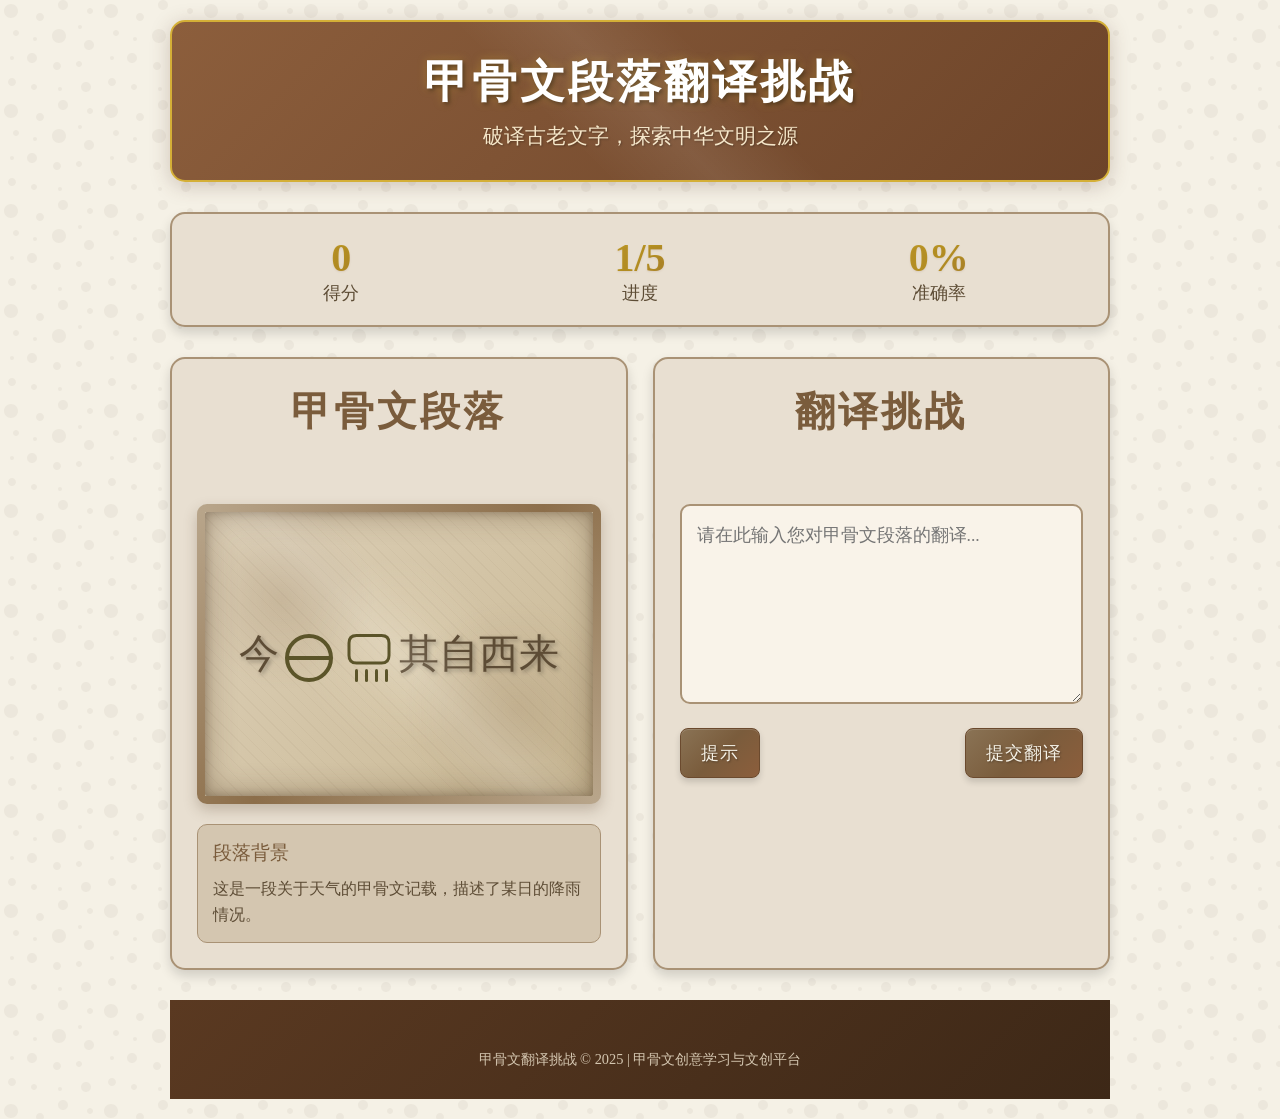
<file: 甲骨文翻译挑战.html>
<!DOCTYPE html>
<html lang="zh-CN">
<head>
    <meta charset="UTF-8">
    <meta name="viewport" content="width=device-width, initial-scale=1.0">
    <title>甲骨文翻译挑战</title>
    <link rel="stylesheet" href="./css/common.css">
    <link rel="stylesheet" href="./css/enhance.css">
    <style>
        * {
            margin: 0;
            padding: 0;
            box-sizing: border-box;
            font-family: 'SimSun', 'STKaiti', serif;
        }
        
        body {
            background: #f5f1e6 url("data:image/svg+xml,%3Csvg width='100' height='100' viewBox='0 0 100 100' xmlns='http://www.w3.org/2000/svg'%3E%3Cpath d='M11 18c3.866 0 7-3.134 7-7s-3.134-7-7-7-7 3.134-7 7 3.134 7 7 7zm48 25c3.866 0 7-3.134 7-7s-3.134-7-7-7-7 3.134-7 7 3.134 7 7 7zm-43-7c1.657 0 3-1.343 3-3s-1.343-3-3-3-3 1.343-3 3 1.343 3 3 3zm63 31c1.657 0 3-1.343 3-3s-1.343-3-3-3-3 1.343-3 3 1.343 3 3 3zM34 90c1.657 0 3-1.343 3-3s-1.343-3-3-3-3 1.343-3 3 1.343 3 3 3zm56-76c1.657 0 3-1.343 3-3s-1.343-3-3-3-3 1.343-3 3 1.343 3 3 3zM12 86c2.21 0 4-1.79 4-4s-1.79-4-4-4-4 1.79-4 4 1.79 4 4 4zm28-65c2.21 0 4-1.79 4-4s-1.79-4-4-4-4 1.79-4 4 1.79 4 4 4zm23-11c2.76 0 5-2.24 5-5s-2.24-5-5-5-5 2.24-5 5 2.24 5 5 5zm-6 60c2.21 0 4-1.79 4-4s-1.79-4-4-4-4 1.79-4 4 1.79 4 4 4zm29 22c2.76 0 5-2.24 5-5s-2.24-5-5-5-5 2.24-5 5 2.24 5 5 5zM32 63c2.76 0 5-2.24 5-5s-2.24-5-5-5-5 2.24-5 5 2.24 5 5 5zm57-13c2.76 0 5-2.24 5-5s-2.24-5-5-5-5 2.24-5 5 2.24 5 5 5zm-9-21c1.105 0 2-.895 2-2s-.895-2-2-2-2 .895-2 2 .895 2 2 2zM60 91c1.105 0 2-.895 2-2s-.895-2-2-2-2 .895-2 2 .895 2 2 2zM35 41c1.105 0 2-.895 2-2s-.895-2-2-2-2 .895-2 2 .895 2 2 2zM12 60c1.105 0 2-.895 2-2s-.895-2-2-2-2 .895-2 2 .895 2 2 2z' fill='%239C9280' fill-opacity='0.1' fill-rule='evenodd'/%3E%3C/svg%3E");
            min-height: 100vh;
            padding: 20px;
            color: #3a3225;
        }
        
        .container {
            max-width: 1000px;
            margin: 0 auto;
        }
        
        header {
            text-align: center;
            margin-bottom: 30px;
            padding: 30px 25px;
            background: linear-gradient(135deg, #8a7355 0%, #7a5c3c 100%);
            border-radius: 15px;
            box-shadow: 0 8px 20px rgba(122, 92, 60, 0.35);
            border: 2px solid #d4af37;
            position: relative;
            overflow: hidden;
        }

        header::after {
            content: "";
            position: absolute;
            top: 0;
            left: 0;
            right: 0;
            bottom: 0;
            background: linear-gradient(45deg, transparent 40%, rgba(255,255,255,0.08) 50%, transparent 60%);
            pointer-events: none;
        }

        h1 {
            color: #ffffff;
            font-size: 2.8rem;
            margin-bottom: 10px;
            text-shadow: 2px 2px 4px rgba(0, 0, 0, 0.4), 0 0 10px rgba(212, 175, 55, 0.4);
            letter-spacing: 3px;
            position: relative;
        }

        .subtitle {
            color: #f5e6c8;
            font-size: 1.3rem;
            text-shadow: 1px 1px 2px rgba(0, 0, 0, 0.3);
            position: relative;
        }
        
        .stats-area {
            display: flex;
            justify-content: space-between;
            background-color: #e8dfd1;
            border-radius: 15px;
            padding: 20px;
            box-shadow: 0 6px 12px rgba(0, 0, 0, 0.15);
            border: 2px solid #a99275;
            margin-bottom: 30px;
        }
        .stat {
            text-align: center;
            flex: 1;
        }
        
        .stat-value {
            font-size: 2.5rem;
            background: linear-gradient(135deg, #d4af37 0%, #b8941f 50%, #8c5e3c 100%);
            -webkit-background-clip: text;
            -webkit-text-fill-color: transparent;
            background-clip: text;
            color: #b8941f;
            font-weight: bold;
            text-shadow: 0 1px 2px rgba(140, 94, 60, 0.15);
        }
        
        .stat-label {
            font-size: 1.1rem;
            color: #5d4c35;
        }
        
        .challenge-area {
            display: flex;
            flex-wrap: wrap;
            gap: 25px;
            margin-bottom: 30px;
        }
        
        .oracle-passage-area {
            flex: 1;
            min-width: 300px;
            background-color: #e8dfd1;
            border-radius: 15px;
            padding: 25px;
            box-shadow: 0 6px 12px rgba(0, 0, 0, 0.15);
            border: 2px solid #a99275;
        }
        
        .section-title {
            font-size: 1.5rem;
            color: #7a5c3c;
            margin-bottom: 20px;
            text-align: center;
        }
        
        .oracle-bone {
            width: 100%;
            min-height: 300px;
            background-color: #d4c6b0;
            background-image:
                radial-gradient(circle at 20% 30%, rgba(120, 90, 60, 0.18) 0%, transparent 25%),
                radial-gradient(circle at 80% 70%, rgba(120, 90, 60, 0.15) 0%, transparent 30%),
                radial-gradient(circle at 50% 50%, rgba(255, 245, 220, 0.2) 0%, transparent 40%),
                linear-gradient(135deg, #ddd0b8 0%, #c9b894 100%);
            border-radius: 10px;
            display: flex;
            align-items: center;
            justify-content: center;
            margin-bottom: 20px;
            box-shadow:
                inset 0 0 30px rgba(80, 55, 30, 0.45),
                inset 0 0 8px rgba(50, 30, 10, 0.3),
                0 6px 14px rgba(80, 55, 30, 0.25);
            border: 8px solid #b8a58a;
            border-image: linear-gradient(135deg, #b8a58a, #8c6e4a, #b8a58a) 1;
            position: relative;
            overflow: hidden;
            padding: 20px;
        }

        .oracle-bone::before {
            content: "";
            position: absolute;
            top: 0;
            left: 0;
            right: 0;
            bottom: 0;
            background:
                linear-gradient(45deg, transparent 40%, rgba(255,255,255,0.12) 50%, transparent 60%),
                repeating-linear-gradient(45deg, transparent 0px, transparent 8px, rgba(80, 55, 30, 0.04) 8px, rgba(80, 55, 30, 0.04) 9px);
            pointer-events: none;
        }
        
        .oracle-text {
            font-size: 2.5rem;
            color: #5d4c35;
            text-shadow: 2px 2px 4px rgba(0, 0, 0, 0.3);
            line-height: 1.8;
            text-align: center;
            font-family: 'STKaiti', serif;
        }
        
        .translation-area {
            flex: 1;
            min-width: 300px;
            background-color: #e8dfd1;
            border-radius: 15px;
            padding: 25px;
            box-shadow: 0 6px 12px rgba(0, 0, 0, 0.15);
            border: 2px solid #a99275;
        }
        
        .input-area {
            margin-bottom: 20px;
        }
        
        textarea {
            width: 100%;
            height: 200px;
            padding: 15px;
            border: 2px solid #a99275;
            border-radius: 10px;
            background-color: #f9f3e9;
            font-size: 1.1rem;
            line-height: 1.6;
            resize: vertical;
            color: #5d4c35;
        }
        
        textarea:focus {
            outline: none;
            border-color: #7a5c3c;
            box-shadow: 0 0 8px rgba(122, 92, 60, 0.3);
        }
        
        .controls {
            display: flex;
            justify-content: space-between;
            margin-bottom: 20px;
        }
        
        button {
            padding: 12px 20px;
            border: none;
            border-radius: 8px;
            background: linear-gradient(135deg, #8a7355 0%, #7a5c3c 50%, #8c5e3c 100%);
            color: #f5f1e6;
            cursor: pointer;
            transition: all 0.3s ease;
            font-size: 1.1rem;
            box-shadow: 0 4px 6px rgba(0, 0, 0, 0.15), inset 0 1px 0 rgba(255, 255, 255, 0.15);
            border: 1px solid #6b4a2e;
            text-shadow: 1px 1px 2px rgba(0, 0, 0, 0.3);
            letter-spacing: 1px;
        }

        button:hover {
            background: linear-gradient(135deg, #d4af37 0%, #b8941f 50%, #8c5e3c 100%);
            transform: translateY(-3px);
            box-shadow: 0 8px 15px rgba(140, 94, 60, 0.35), inset 0 1px 0 rgba(255, 255, 255, 0.25);
            color: #fff8e0;
        }

        button:active {
            transform: translateY(-1px);
            box-shadow: 0 3px 6px rgba(0, 0, 0, 0.2);
        }
        
        .feedback-area {
            background-color: #e8dfd1;
            background-image: linear-gradient(135deg, rgba(255, 245, 220, 0.4) 0%, transparent 100%);
            border-radius: 15px;
            padding: 25px;
            box-shadow: 0 10px 25px rgba(122, 92, 60, 0.18), 0 2px 6px rgba(122, 92, 60, 0.08);
            border: 2px solid #d4af37;
            margin-bottom: 30px;
            display: none;
        }
        
        .feedback-title {
            font-size: 1.5rem;
            color: #7a5c3c;
            margin-bottom: 15px;
        }
        
        .feedback-text {
            font-size: 1.2rem;
            line-height: 1.6;
            color: #5d4c35;
            margin-bottom: 20px;
        }
        
        .comparison {
            display: flex;
            flex-wrap: wrap;
            gap: 20px;
            margin-bottom: 20px;
        }
        
        .user-translation, .reference-translation {
            flex: 1;
            min-width: 250px;
            background-color: #d4c6b0;
            padding: 15px;
            border-radius: 10px;
            border: 1px solid #a99275;
        }
        .comparison-title {
            font-size: 1.2rem;
            color: #7a5c3c;
            margin-bottom: 10px;
            text-align: center;
        }
        
        .comparison-text {
            line-height: 1.6;
            color: #5d4c35;
        }
        
        .score-display {
            text-align: center;
            font-size: 1.3rem;
            color: #7a5c3c;
            margin-bottom: 15px;
        }
        
        .passage-info {
            background-color: #d4c6b0;
            padding: 15px;
            border-radius: 10px;
            border: 1px solid #a99275;
            margin-top: 15px;
        }
        
        .passage-title {
            font-size: 1.2rem;
            color: #7a5c3c;
            margin-bottom: 10px;
        }
        
        .passage-explanation {
            line-height: 1.6;
            color: #5d4c35;
        }
        
        footer {
            text-align: center;
            padding: 20px;
            color: #8a7355;
            font-size: 0.9rem;
        }
        
        .result-overlay {
            position: fixed;
            top: 0;
            left: 0;
            width: 100%;
            height: 100%;
            background-color: rgba(0, 0, 0, 0.7);
            display: flex;
            justify-content: center;
            align-items: center;
            z-index: 1000;
            opacity: 0;
            visibility: hidden;
            transition: all 0.3s;
        }
        
        .result-overlay.active {
            opacity: 1;
            visibility: visible;
        }
        
        .result-box {
            background-color: #e8dfd1;
            background-image: linear-gradient(135deg, rgba(255, 245, 220, 0.5) 0%, transparent 100%);
            padding: 30px;
            border-radius: 15px;
            text-align: center;
            max-width: 500px;
            width: 90%;
            box-shadow: 0 20px 40px rgba(0, 0, 0, 0.4), 0 6px 15px rgba(122, 92, 60, 0.2);
            border: 3px solid #d4af37;
            position: relative;
        }

        .result-box::before {
            content: "";
            position: absolute;
            top: 0;
            left: 0;
            right: 0;
            bottom: 0;
            border-radius: 12px;
            background: linear-gradient(45deg, transparent 40%, rgba(255,255,255,0.1) 50%, transparent 60%);
            pointer-events: none;
        }
        
        .result-title {
            font-size: 2rem;
            background: linear-gradient(135deg, #d4af37 0%, #b8941f 50%, #8c5e3c 100%);
            -webkit-background-clip: text;
            -webkit-text-fill-color: transparent;
            background-clip: text;
            color: #b8941f;
            margin-bottom: 20px;
            position: relative;
        }

        .result-score {
            font-size: 3rem;
            background: linear-gradient(135deg, #d4af37 0%, #b8941f 50%, #8c5e3c 100%);
            -webkit-background-clip: text;
            -webkit-text-fill-color: transparent;
            background-clip: text;
            color: #b8941f;
            margin-bottom: 20px;
            position: relative;
            font-weight: bold;
        }
        
        .result-message {
            font-size: 1.2rem;
            color: #5d4c35;
            margin-bottom: 25px;
            line-height: 1.6;
        }
        
        @media (max-width: 768px) {
            .challenge-area {
                flex-direction: column;
            }
            
            .oracle-text {
                font-size: 2rem;
            }
            
            .stats-area {
                flex-direction: column;
                gap: 15px;
            }
            
            h1 {
                font-size: 2.2rem;
            }
            
            .comparison {
                flex-direction: column;
            }
        }
        
        @media (max-width: 480px) {
            .oracle-text {
                font-size: 1.8rem;
            }
            
            h1 {
                font-size: 1.8rem;
            }
            
            .subtitle {
                font-size: 1.1rem;
            }
            
            .controls {
                flex-direction: column;
                gap: 10px;
            }
            
            button {
                width: 100%;
            }
        }
    </style>
</head>
<body>
    <div class="container">
        <header>
            <h1>甲骨文段落翻译挑战</h1>
            <p class="subtitle">破译古老文字，探索中华文明之源</p >
        </header>
        
        <div class="stats-area">
            <div class="stat">
                <div class="stat-value" id="score">0</div>
                <div class="stat-label">得分</div>
            </div>
            <div class="stat">
                <div class="stat-value" id="passage-count">1/5</div>
                <div class="stat-label">进度</div>
            </div>
            <div class="stat">
                <div class="stat-value" id="accuracy">0%</div>
                <div class="stat-label">准确率</div>
            </div>
        </div>
        
        <div class="challenge-area">
            <div class="oracle-passage-area">
                <h2 class="section-title">甲骨文段落</h2>
                <div class="oracle-bone">
                    <div class="oracle-text" id="oracle-text">今日雨其自西来</div>
                </div>
                <div class="passage-info">
                    <div class="passage-title">段落背景</div>
                    <div class="passage-explanation" id="passage-explanation">这是一段关于天气的甲骨文记载，描述了某日的降雨情况。</div>
                </div>
            </div>
              <div class="translation-area">
                <h2 class="section-title">翻译挑战</h2>
                <div class="input-area">
                    <textarea id="translation-input" placeholder="请在此输入您对甲骨文段落的翻译..."></textarea>
                </div>
                <div class="controls">
                    <button id="hint-btn">提示</button>
                    <button id="submit-btn">提交翻译</button>
                </div>
            </div>
        </div>
        
        <div class="feedback-area" id="feedback-area">
            <h2 class="feedback-title" id="feedback-title">翻译结果</h2>
            <div class="score-display">得分: <span id="current-score">0</span> 分</div>
            <div class="comparison">
                <div class="user-translation">
                    <div class="comparison-title">您的翻译</div>
                    <div class="comparison-text" id="user-translation-text"></div>
                </div>
                <div class="reference-translation">
                    <div class="comparison-title">参考翻译</div>
                    <div class="comparison-text" id="reference-translation-text"></div>
                </div>
            </div>
            <div class="passage-info">
                <div class="passage-title">详细解释</div>
                <div class="passage-explanation" id="detailed-explanation"></div>
            </div>
            <div class="controls">
                <button id="next-btn">下一段落</button>
            </div>
        </div>
        
        <footer>
            <p>甲骨文翻译挑战 &copy; 2025 | 甲骨文创意学习与文创平台</p >
        </footer>
    </div>

    <div class="result-overlay" id="result-overlay">
        <div class="result-box">
            <h2 class="result-title">挑战完成！</h2>
            <div class="result-score" id="final-score">0分</div>
            <p class="result-message" id="result-message">你完成了5段甲骨文的翻译挑战！</p >
            <button id="restart-btn">重新开始</button>
        </div>
    </div>

    <script>
        // 甲骨文字 -> SVG 文件字典（内联SVG字典常量）
        const ORACLE_SVG_DICT = {
            '日': './svg/日.svg',
            '月': './svg/月.svg',
            '雨': './svg/雨.svg',
            '水': './svg/水.svg',
            '火': './svg/火.svg',
            '木': './svg/木.svg',
            '山': './svg/山.svg',
            '人': './svg/人.svg'
        };

        // 取出 .oracle-text 的“逻辑文本”：纯文本字符 + <img alt> 还原
        function getOracleLogicalText(el) {
            let text = '';
            el.childNodes.forEach(node => {
                if (node.nodeType === Node.TEXT_NODE) {
                    text += node.textContent;
                } else if (node.nodeType === Node.ELEMENT_NODE && node.tagName === 'IMG') {
                    text += node.getAttribute('alt') || '';
                }
            });
            return text;
        }

        // 根据逻辑文本构建带甲骨文 SVG 的 HTML
        function buildOracleHtml(text) {
            let html = '';
            for (const ch of text) {
                if (ORACLE_SVG_DICT[ch]) {
                    html += `<img src="${ORACLE_SVG_DICT[ch]}" alt="${ch}" style="width:60px;height:60px;vertical-align:middle;filter:sepia(1) hue-rotate(15deg) saturate(2);">`;
                } else {
                    html += ch.replace(/&/g, '&amp;').replace(/</g, '&lt;').replace(/>/g, '&gt;');
                }
            }
            return html;
        }

        // 遍历所有 .oracle-text，将关键甲骨文字替换为内嵌SVG展示（幂等：内容已一致则跳过）
        function applyOracleSvg() {
            document.querySelectorAll('.oracle-text').forEach(el => {
                const text = getOracleLogicalText(el);
                const html = buildOracleHtml(text);
                if (el.innerHTML !== html) {
                    el.innerHTML = html;
                }
            });
        }

        // DOM 加载完成后：首次渲染，并通过 MutationObserver 监听内容变化，
        // 保证 loadPassage() 使用 textContent 重置文本后仍能自动重新渲染为 SVG。
        document.addEventListener('DOMContentLoaded', function () {
            applyOracleSvg();
            const target = document.getElementById('oracle-text');
            if (target && 'MutationObserver' in window) {
                const observer = new MutationObserver(function () {
                    applyOracleSvg();
                });
                observer.observe(target, { childList: true, characterData: true, subtree: true });
            }
        });
    </script>
    <script>
        // 甲骨文段落数据
        const oraclePassages = [
            {
                text: "今日雨其自西来",
                reference: "今天下雨，雨水从西方而来。",
                explanation: "这是一段关于天气的甲骨文记载，描述了某日的降雨情况。",
                detailed: "这段甲骨文记载了商代某日的天气情况。'今日'表示当天，'雨'表示下雨，'其自西来'描述了雨从西方而来。这反映了当时人们对天气的观察和记录。",
                keywords: ["今天", "下雨", "西方", "来"],
                difficulty: 1
            },
            {
                text: "王占曰吉受又",
                reference: "王占卜说：吉利，会受到保佑。",
                explanation: "这是一段关于商王占卜的甲骨文记录。",
                detailed: "这段甲骨文记录了商王进行占卜的结果。'王占曰'表示商王占卜后说，'吉'表示吉利，'受又'意为受到保佑。这反映了商代王权与神权结合的特点。",
                keywords: ["王", "占卜", "吉利", "保佑"],
                difficulty: 2
            },
            {
                text: "贞翌辛卯其出于祖辛",
                reference: "占卜问：下一个辛卯日要对祖辛进行祭祀吗？",
                explanation: "这是一段关于祭祀的甲骨文卜辞。",
                detailed: "这段甲骨文是商代祭祀活动的记录。'贞'表示占卜问事，'翌辛卯'指下一个辛卯日，'其出于祖辛'意为对祖先辛进行祭祀。这反映了商代对祖先的崇拜和频繁的祭祀活动。",
                keywords: ["占卜", "辛卯", "祭祀", "祖辛"],
                difficulty: 3
            },
            {
                text: "癸酉卜亘贞臣得王曰得唯乙允",
                reference: "癸酉日占卜，亘问：能抓到臣仆吗？王说：能抓到，在乙日确实抓到了。",
                explanation: "这是一段关于抓捕臣仆的甲骨文记录。",
                detailed: "这段甲骨文记载了商代一次抓捕臣仆的事件。'癸酉卜'表示在癸酉日占卜，'亘贞'指名为亘的贞人进行占卜，'臣得'问能否抓到臣仆，'王曰得唯乙允'是王的判断和后续验证。",
                keywords: ["癸酉", "占卜", "臣仆", "抓到", "乙日"],
                difficulty: 4
            },
            {
                text: "甲子卜争贞翌乙丑易日乙丑允易日",
                reference: "甲子日占卜，争问：第二天乙丑日会是晴天吗？乙丑日确实是晴天。",
                explanation: "这是一段关于天气预测的甲骨文记录。",
                detailed: "这段甲骨文记录了商代对天气的预测和验证。'甲子卜'表示在甲子日占卜，'争贞'指名为争的贞人进行占卜，'翌乙丑易日'问第二天乙丑日是否会是晴天，'乙丑允易日'是后续的验证结果。",
                keywords: ["甲子", "占卜", "乙丑", "晴天"],
                difficulty: 5
            }
        ];

        // 游戏状态变量
        let score = 0;
        let currentPassage = 0;
        let totalAccuracy = 0;
        let isGameActive = true;
          // DOM元素
        const oracleTextEl = document.getElementById('oracle-text');
        const passageExplanationEl = document.getElementById('passage-explanation');
        const translationInputEl = document.getElementById('translation-input');
        const scoreEl = document.getElementById('score');
        const passageCountEl = document.getElementById('passage-count');
        const accuracyEl = document.getElementById('accuracy');
        const feedbackArea = document.getElementById('feedback-area');
        const feedbackTitle = document.getElementById('feedback-title');
        const currentScoreEl = document.getElementById('current-score');
        const userTranslationTextEl = document.getElementById('user-translation-text');
        const referenceTranslationTextEl = document.getElementById('reference-translation-text');
        const detailedExplanationEl = document.getElementById('detailed-explanation');
        const hintBtn = document.getElementById('hint-btn');
        const submitBtn = document.getElementById('submit-btn');
        const nextBtn = document.getElementById('next-btn');
        const resultOverlay = document.getElementById('result-overlay');
        const finalScoreEl = document.getElementById('final-score');
        const resultMessageEl = document.getElementById('result-message');
        const restartBtn = document.getElementById('restart-btn');

        // 初始化游戏
        function initGame() {
            score = 0;
            currentPassage = 0;
            totalAccuracy = 0;
            isGameActive = true;
            updateStats();
            loadPassage();
            
            // 隐藏反馈区域
            feedbackArea.style.display = 'none';
            
            // 隐藏结果覆盖层
            resultOverlay.classList.remove('active');
            
            // 清空输入
            translationInputEl.value = '';
        }

        // 更新统计信息
        function updateStats() {
            scoreEl.textContent = score;
            passageCountEl.textContent = `${currentPassage + 1}/${oraclePassages.length}`;
            
            const accuracy = currentPassage > 0 ? Math.round(totalAccuracy / currentPassage) : 0;
            accuracyEl.textContent = `${accuracy}%`;
        }

        // 加载段落
        function loadPassage() {
            const passage = oraclePassages[currentPassage];
            
            // 更新甲骨文文本和解释
            oracleTextEl.textContent = passage.text;
            passageExplanationEl.textContent = passage.explanation;
            
            // 重置UI状态
            feedbackArea.style.display = 'none';
            translationInputEl.value = '';
        }

        // 提交翻译
        function submitTranslation() {
            if (!isGameActive) return;
            
            const userTranslation = translationInputEl.value.trim();
            if (!userTranslation) {
                Toast.warning('请输入您的翻译');
                return;
            }
            
            const passage = oraclePassages[currentPassage];
            
            // 计算得分
            const { score: passageScore, accuracy } = calculateScore(userTranslation, passage);
            
            // 更新总分
            score += passageScore;
            totalAccuracy += accuracy;
            
            // 显示反馈
            feedbackArea.style.display = 'block';
            feedbackTitle.textContent = "翻译结果";
            currentScoreEl.textContent = passageScore;
            userTranslationTextEl.textContent = userTranslation;
            referenceTranslationTextEl.textContent = passage.reference;
            detailedExplanationEl.textContent = passage.detailed;
            
            updateStats();
        }

        // 计算得分
        function calculateScore(userTranslation, passage) {
            let matchedKeywords = 0;
            const userWords = userTranslation.replace(/[，。！？；：,.!?;:]/g, '').split(/\s+/);
            
            // 检查关键词匹配
            passage.keywords.forEach(keyword => {
                if (userTranslation.includes(keyword)) {
                    matchedKeywords++;
                }
            });
            
            // 计算准确率
            const accuracy = Math.round((matchedKeywords / passage.keywords.length) * 100);
            
            // 根据难度和准确率计算得分
            const baseScore = passage.difficulty * 10;
            const score = Math.round(baseScore * (accuracy / 100));
            
            return { score, accuracy };
        }

        // 下一段落
        function nextPassage() {
            currentPassage++;
            
            if (currentPassage < oraclePassages.length) {
                loadPassage();
            } else {
                // 游戏结束
                isGameActive = false;
                showResults();
            }
        }

        // 显示结果
        function showResults() {
            const finalAccuracy = Math.round(totalAccuracy / oraclePassages.length);
            
            finalScoreEl.textContent = `${score}分`;
            
            let message = `你完成了${oraclePassages.length}段甲骨文的翻译挑战！`;
            if (score >= 120) {
                message = "太棒了！你对甲骨文有很深的理解，是真正的甲骨文大师！";
            } else if (score >= 80) {
                message = "很好！你对甲骨文有不错的了解，继续努力！";
            } else if (score >= 50) {
                message = "不错！你对甲骨文有一定了解，可以再多学习一些。";
            } else {
                message = "继续努力，多了解甲骨文知识会更好。";
            }
            message += ` 整体准确率: ${finalAccuracy}%`;
            
            resultMessageEl.textContent = message;
            resultOverlay.classList.add('active');
        }

        // 提示功能
        function showHint() {
            if (!isGameActive) return;
            
            const passage = oraclePassages[currentPassage];
            const keywords = passage.keywords.join('、');
            
            Toast.info(`提示：尝试在翻译中包含这些关键词：${keywords}`);
        }

        // 事件监听
        submitBtn.addEventListener('click', submitTranslation);
        nextBtn.addEventListener('click', nextPassage);
        hintBtn.addEventListener('click', showHint);
        restartBtn.addEventListener('click', initGame);

        // 初始化游戏
        initGame();
    </script>
    <script src="./js/common.js"></script>
</body>
</html>
</file>
<file: css/common.css>
/* ========================================
 * 甲骨文创意学习与文创平台 - 公共样式
 * ======================================== */

:root {
    --primary-color: #8c5e3c;
    --secondary-color: #d4af37;
    --light-color: #f5f1e6;
    --dark-color: #5a3921;
    --text-color: #333;
    --white: #fff;
    --shadow: 0 5px 15px rgba(0,0,0,0.1);
    --shadow-heavy: 0 10px 30px rgba(0,0,0,0.2);
    --gradient-primary: linear-gradient(135deg, #8c5e3c 0%, #a67c52 100%);
    --gradient-gold: linear-gradient(135deg, #d4af37 0%, #f4d03f 100%);
    --success-color: #28a745;
    --error-color: #dc3545;
}

.toast-container {
    position: fixed;
    top: 20px;
    right: 20px;
    z-index: 9999;
    display: flex;
    flex-direction: column;
    gap: 10px;
    pointer-events: none;
}

.toast {
    min-width: 280px;
    max-width: 400px;
    padding: 15px 20px;
    border-radius: 8px;
    color: #fff;
    font-size: 14px;
    box-shadow: 0 4px 12px rgba(0,0,0,0.15);
    display: flex;
    align-items: center;
    gap: 10px;
    pointer-events: auto;
    animation: toastSlideIn 0.3s ease, toastFadeOut 0.3s ease 2.7s forwards;
    opacity: 1;
    transform: translateX(0);
}

.toast.toast-success { background-color: #28a745; }
.toast.toast-error { background-color: #dc3545; }
.toast.toast-warning { background-color: #ffc107; color: #333; }
.toast.toast-info { background-color: #17a2b8; }

.toast .toast-icon { font-size: 18px; flex-shrink: 0; }
.toast .toast-message { flex: 1; line-height: 1.4; }

@keyframes toastSlideIn {
    from { transform: translateX(120%); opacity: 0; }
    to { transform: translateX(0); opacity: 1; }
}
@keyframes toastFadeOut {
    to { transform: translateX(120%); opacity: 0; }
}

.oracle-human, .oracle-tree, .oracle-sun, .oracle-moon,
.oracle-water, .oracle-fire, .oracle-mountain, .oracle-rain {
    position: relative;
    display: inline-block;
}

.oracle-human { width: 60px; height: 80px; }
.oracle-human::before {
    content: ""; position: absolute; top: 10px; left: 25px;
    width: 8px; height: 30px; background: #5c3d2e; border-radius: 4px;
}
.oracle-human::after {
    content: ""; position: absolute; top: 40px; left: 15px;
    width: 30px; height: 40px; border: 4px solid #5c3d2e;
    border-top: none; border-radius: 0 0 15px 15px;
}

.oracle-tree { width: 60px; height: 80px; }
.oracle-tree::before {
    content: ""; position: absolute; top: 10px; left: 25px;
    width: 8px; height: 60px; background: #5c3d2e; border-radius: 4px;
}
.oracle-tree::after {
    content: ""; position: absolute; top: 12px; left: 12px;
    width: 38px; height: 25px; border: 4px solid #5c3d2e;
    border-bottom: none; border-radius: 20px 20px 0 0;
}

.oracle-sun { width: 60px; height: 60px; }
.oracle-sun::before {
    content: ""; position: absolute; top: 8px; left: 8px;
    width: 44px; height: 44px; border: 4px solid #5c3d2e; border-radius: 50%;
}
.oracle-sun::after {
    content: ""; position: absolute; top: 22px; left: 0;
    width: 60px; height: 4px; background: #5c3d2e;
}

.oracle-moon { width: 60px; height: 60px; }
.oracle-moon::before {
    content: ""; position: absolute; top: 8px; left: 15px;
    width: 30px; height: 45px; border: 4px solid #5c3d2e; border-radius: 50%;
}
.oracle-moon::after {
    content: ""; position: absolute; top: 8px; left: 8px;
    width: 15px; height: 45px; background: #f9f3e9; border-radius: 50%;
}

.oracle-water { width: 60px; height: 60px; }
.oracle-water::before, .oracle-water::after {
    content: ""; position: absolute; width: 45px; height: 4px;
    background: #5c3d2e; border-radius: 4px;
}
.oracle-water::before { top: 20px; left: 8px; }
.oracle-water::after { top: 35px; left: 8px; }

.oracle-fire { width: 60px; height: 60px; }
.oracle-fire::before {
    content: ""; position: absolute; top: 30px; left: 25px;
    width: 8px; height: 30px; background: #5c3d2e; border-radius: 4px;
}
.oracle-fire::after {
    content: ""; position: absolute; top: 15px; left: 15px;
    width: 30px; height: 25px; border: 4px solid #5c3d2e;
    border-bottom: none; border-radius: 50% 50% 0 0;
}

.oracle-mountain { width: 60px; height: 60px; }
.oracle-mountain::before, .oracle-mountain::after {
    content: ""; position: absolute; width: 22px; height: 40px;
    background: #5c3d2e; border-radius: 4px;
}
.oracle-mountain::before { top: 20px; left: 12px; transform: skewX(-10deg); }
.oracle-mountain::after { top: 20px; left: 34px; transform: skewX(10deg); }

.oracle-rain { width: 60px; height: 60px; }
.oracle-rain::before {
    content: ""; position: absolute; top: 8px; left: 8px;
    width: 44px; height: 30px; border: 4px solid #5c3d2e;
    border-bottom: none; border-radius: 22px 22px 0 0;
}
.oracle-rain::after {
    content: ""; position: absolute; top: 38px; left: 20px;
    width: 4px; height: 22px; background: #5c3d2e; border-radius: 4px;
}

.demo-oracle { opacity: 0.3; }

.demo-human { width: 120px; height: 160px; position: relative; }
.demo-human::before {
    content: ""; position: absolute; top: 20px; left: 50px;
    width: 16px; height: 60px; background: #8B4513; border-radius: 8px;
}
.demo-human::after {
    content: ""; position: absolute; top: 80px; left: 30px;
    width: 60px; height: 80px; border: 8px solid #8B4513;
    border-top: none; border-radius: 0 0 30px 30px;
}

.demo-tree { width: 120px; height: 160px; position: relative; }
.demo-tree::before {
    content: ""; position: absolute; top: 20px; left: 50px;
    width: 16px; height: 120px; background: #8B4513; border-radius: 8px;
}
.demo-tree::after {
    content: ""; position: absolute; top: 24px; left: 24px;
    width: 76px; height: 50px; border: 8px solid #8B4513;
    border-bottom: none; border-radius: 40px 40px 0 0;
}

.demo-sun { width: 120px; height: 120px; position: relative; }
.demo-sun::before {
    content: ""; position: absolute; top: 16px; left: 16px;
    width: 88px; height: 88px; border: 8px solid #8B4513; border-radius: 50%;
}
.demo-sun::after {
    content: ""; position: absolute; top: 44px; left: 0;
    width: 120px; height: 8px; background: #8B4513;
}

.demo-moon { width: 120px; height: 120px; position: relative; }
.demo-moon::before {
    content: ""; position: absolute; top: 16px; left: 30px;
    width: 60px; height: 90px; border: 8px solid #8B4513; border-radius: 50%;
}
.demo-moon::after {
    content: ""; position: absolute; top: 16px; left: 16px;
    width: 30px; height: 90px; background: #f9f3e9; border-radius: 50%;
}

.demo-water { width: 120px; height: 120px; position: relative; }
.demo-water::before, .demo-water::after {
    content: ""; position: absolute; width: 90px; height: 8px;
    background: #8B4513; border-radius: 8px;
}
.demo-water::before { top: 40px; left: 16px; }
.demo-water::after { top: 70px; left: 16px; }

.demo-fire { width: 120px; height: 120px; position: relative; }
.demo-fire::before {
    content: ""; position: absolute; top: 60px; left: 50px;
    width: 16px; height: 60px; background: #8B4513; border-radius: 8px;
}
.demo-fire::after {
    content: ""; position: absolute; top: 30px; left: 30px;
    width: 60px; height: 50px; border: 8px solid #8B4513;
    border-bottom: none; border-radius: 50% 50% 0 0;
}

.demo-mountain { width: 120px; height: 120px; position: relative; }
.demo-mountain::before, .demo-mountain::after {
    content: ""; position: absolute; width: 44px; height: 80px;
    background: #8B4513; border-radius: 8px;
}
.demo-mountain::before { top: 40px; left: 24px; transform: skewX(-10deg); }
.demo-mountain::after { top: 40px; left: 68px; transform: skewX(10deg); }

.demo-rain { width: 120px; height: 120px; position: relative; }
.demo-rain::before {
    content: ""; position: absolute; top: 16px; left: 16px;
    width: 88px; height: 60px; border: 8px solid #8B4513;
    border-bottom: none; border-radius: 44px 44px 0 0;
}
.demo-rain::after {
    content: ""; position: absolute; top: 76px; left: 40px;
    width: 8px; height: 44px; background: #8B4513; border-radius: 8px;
}

img[data-src] {
    background-color: #e8dfca;
    transition: opacity 0.3s;
}
img.lazy-loaded { opacity: 1; }
img.lazy-loading { opacity: 0.5; }
</file>
<file: css/enhance.css>
/* ========================================
 * 甲骨文创意学习与文创平台 - 美化增强样式
 * ======================================== */

/* ===== 全局增强 ===== */
body {
    background-color: #f5f1e6;
    background-image:
        radial-gradient(circle at 15% 20%, rgba(140, 94, 60, 0.04) 0%, transparent 40%),
        radial-gradient(circle at 85% 80%, rgba(212, 175, 55, 0.04) 0%, transparent 40%);
    scroll-behavior: smooth;
}

/* ===== 导航栏增强 ===== */
header {
    background: linear-gradient(135deg, #8c5e3c 0%, #6d4429 100%) !important;
    box-shadow: 0 4px 20px rgba(92, 61, 46, 0.25) !important;
    backdrop-filter: blur(10px);
    border-bottom: 2px solid rgba(212, 175, 55, 0.3);
}

.logo {
    font-size: 26px !important;
    letter-spacing: 2px;
    text-shadow: 0 2px 4px rgba(0,0,0,0.2);
}

.nav-links a {
    position: relative;
    font-size: 15px !important;
    padding: 5px 0;
    transition: all 0.3s ease !important;
}

.nav-links a::after {
    content: '';
    position: absolute;
    bottom: -2px;
    left: 50%;
    width: 0;
    height: 2px;
    background: #d4af37;
    transition: all 0.3s ease;
    transform: translateX(-50%);
}

.nav-links a:hover::after {
    width: 100%;
}

.nav-links a:hover {
    color: #d4af37 !important;
}

.search-box {
    border: none !important;
    border-radius: 25px !important;
    padding: 10px 18px !important;
    background: rgba(255,255,255,0.95) !important;
    box-shadow: 0 2px 8px rgba(0,0,0,0.1);
    transition: all 0.3s !important;
    width: 180px !important;
}

.search-box:focus {
    width: 220px !important;
    outline: none;
    box-shadow: 0 4px 15px rgba(212, 175, 55, 0.3) !important;
}

.btn {
    border-radius: 25px !important;
    padding: 10px 22px !important;
    font-weight: 600;
    transition: all 0.3s !important;
    box-shadow: 0 3px 10px rgba(212, 175, 55, 0.3);
}

.btn:hover {
    transform: translateY(-2px);
    box-shadow: 0 5px 15px rgba(212, 175, 55, 0.4);
}

/* ===== Hero区增强 ===== */
.hero {
    background: linear-gradient(135deg, rgba(92, 61, 46, 0.85), rgba(90, 57, 33, 0.75)),
                url('./甲骨文背景.gif') center/cover no-repeat !important;
    padding: 120px 0 !important;
    margin-bottom: 60px !important;
    position: relative;
    overflow: hidden;
}

.hero::before {
    content: '';
    position: absolute;
    inset: 0;
    background: linear-gradient(180deg, transparent 0%, rgba(0,0,0,0.2) 100%);
}

.hero h1 {
    font-size: 52px !important;
    text-shadow: 3px 3px 8px rgba(0,0,0,0.6) !important;
    letter-spacing: 4px;
    position: relative;
    z-index: 1;
    animation: fadeInDown 1s ease;
}

.hero p {
    font-size: 22px !important;
    text-shadow: 1px 1px 3px rgba(0,0,0,0.5);
    position: relative;
    z-index: 1;
    animation: fadeInUp 1s ease 0.3s both;
}

.hero-btn {
    background: linear-gradient(135deg, #d4af37 0%, #f4d03f 100%) !important;
    padding: 14px 40px !important;
    font-size: 18px !important;
    border-radius: 30px !important;
    box-shadow: 0 6px 20px rgba(212, 175, 55, 0.5);
    position: relative;
    z-index: 1;
    animation: fadeInUp 1s ease 0.6s both;
    transition: all 0.3s !important;
}

.hero-btn:hover {
    transform: translateY(-3px) scale(1.05);
    box-shadow: 0 10px 30px rgba(212, 175, 55, 0.6);
}

@keyframes fadeInDown {
    from { opacity: 0; transform: translateY(-30px); }
    to { opacity: 1; transform: translateY(0); }
}

@keyframes fadeInUp {
    from { opacity: 0; transform: translateY(30px); }
    to { opacity: 1; transform: translateY(0); }
}

/* ===== 标题增强 ===== */
.section-title {
    font-size: 36px !important;
    letter-spacing: 3px;
    position: relative;
    padding-bottom: 15px;
}

.section-title::after {
    width: 100px !important;
    height: 4px !important;
    background: linear-gradient(90deg, transparent, #d4af37, transparent) !important;
    border-radius: 2px;
}

/* ===== 卡片通用增强 ===== */
.resource-card, .product-card, .learning-option {
    border-radius: 16px !important;
    overflow: hidden;
    box-shadow: 0 8px 25px rgba(0,0,0,0.08) !important;
    transition: all 0.4s cubic-bezier(0.175, 0.885, 0.32, 1.275) !important;
    border: 1px solid rgba(140, 94, 60, 0.08);
}

.resource-card:hover, .product-card:hover, .learning-option:hover {
    transform: translateY(-12px) !important;
    box-shadow: 0 20px 40px rgba(140, 94, 60, 0.2) !important;
}

/* ===== 产品卡片增强 ===== */
.product-img {
    height: 220px !important;
    overflow: hidden;
    position: relative;
}

.product-img img {
    width: 100%;
    height: 100%;
    object-fit: cover;
    transition: transform 0.5s ease;
}

.product-card:hover .product-img img {
    transform: scale(1.1);
}

.product-content {
    padding: 20px !important;
}

.product-content h3 {
    font-size: 18px;
    font-weight: 700;
}

.price {
    font-size: 22px !important;
    color: #c0392b !important;
    font-weight: 700;
}

.product-actions .btn {
    padding: 8px 16px !important;
    font-size: 14px;
}

/* ===== 甲骨文展示区增强 ===== */
.oracle-bones {
    background: linear-gradient(135deg, #e8dfca 0%, #f5f1e6 50%, #e8dfca 100%) !important;
    padding: 80px 0 !important;
    margin-bottom: 80px !important;
    position: relative;
}

.oracle-bones::before {
    content: '';
    position: absolute;
    inset: 0;
    background-image:
        radial-gradient(circle at 20% 30%, rgba(140, 94, 60, 0.05) 0%, transparent 50%),
        radial-gradient(circle at 80% 70%, rgba(212, 175, 55, 0.05) 0%, transparent 50%);
    pointer-events: none;
}

.oracle-desc {
    text-align: center;
    color: #6d4429;
    font-size: 16px;
    margin-bottom: 40px;
    letter-spacing: 1px;
}

.bone-container {
    display: flex !important;
    flex-wrap: wrap;
    justify-content: center;
    gap: 25px;
}

.bone-item {
    width: 140px !important;
    height: 180px !important;
    background: linear-gradient(145deg, #8c5e3c, #6d4429) !important;
    border-radius: 16px !important;
    box-shadow: 0 10px 30px rgba(92, 61, 46, 0.3);
    transition: all 0.4s !important;
    position: relative;
    overflow: hidden;
    cursor: pointer;
    display: flex;
    flex-direction: column;
    align-items: center;
    justify-content: center;
    padding: 15px;
    border: 2px solid rgba(212, 175, 55, 0.2);
}

.bone-item::before {
    content: '';
    position: absolute;
    inset: 0;
    background: linear-gradient(135deg, rgba(255,255,255,0.1), transparent);
    pointer-events: none;
}

.bone-item:hover {
    transform: scale(1.08) translateY(-8px) !important;
    box-shadow: 0 15px 40px rgba(212, 175, 55, 0.5);
    border-color: #d4af37;
}

.bone-item .oracle-svg {
    width: 90px;
    height: 90px;
    color: #f5e6c8;
    filter: drop-shadow(2px 2px 4px rgba(0,0,0,0.3));
    transition: all 0.4s;
}

.bone-item .oracle-svg img {
    width: 100%;
    height: 100%;
    /* SVG使用 currentColor，但img标签无法继承，用滤镜处理 */
    filter: brightness(0) invert(0.95) sepia(0.3) saturate(2) hue-rotate(5deg);
}

.bone-item:hover .oracle-svg {
    transform: scale(1.1) rotate(-3deg);
    color: #ffd700;
}

.bone-label {
    color: #f5e6c8;
    font-size: 22px;
    font-weight: bold;
    font-family: 'STKaiti', 'KaiTi', serif;
    margin-top: 12px;
    letter-spacing: 4px;
    text-shadow: 1px 1px 3px rgba(0,0,0,0.4);
    position: relative;
    z-index: 1;
}

.bone-item:hover .bone-label {
    color: #ffd700;
}

/* ===== 互动学习区增强 ===== */
.learning-option {
    position: relative;
    overflow: hidden;
}

.learning-option::before {
    content: '';
    position: absolute;
    top: 0;
    left: 0;
    width: 4px;
    height: 100%;
    background: #d4af37;
    transform: scaleY(0);
    transition: transform 0.4s;
    transform-origin: bottom;
}

.learning-option:hover::before {
    transform: scaleY(1);
    transform-origin: top;
}

.learning-option h3 {
    font-size: 20px;
    font-weight: 700;
}

.learning-option .btn {
    border-radius: 25px !important;
    padding: 10px 28px !important;
}

/* ===== 模态框增强 ===== */
.modal-content {
    border-radius: 20px !important;
    box-shadow: 0 25px 60px rgba(0,0,0,0.2) !important;
    overflow: hidden;
}

.modal-header {
    background: linear-gradient(135deg, #8c5e3c, #6d4429);
    color: white;
    padding: 20px 30px !important;
    margin-bottom: 0 !important;
    border-bottom: none !important;
}

.modal-header h2, #modalTitle {
    color: white !important;
}

.close-modal {
    color: rgba(255,255,255,0.8) !important;
    font-size: 28px !important;
}

.form-group input {
    border-radius: 10px !important;
    padding: 12px 16px !important;
    border: 2px solid #e0d6c0 !important;
    transition: all 0.3s !important;
}

.form-group input:focus {
    border-color: #d4af37 !important;
    box-shadow: 0 0 0 3px rgba(212, 175, 55, 0.15) !important;
    outline: none;
}

/* ===== 购物车增强 ===== */
.cart-modal {
    border-radius: 20px 0 0 20px !important;
    box-shadow: -10px 0 40px rgba(0,0,0,0.15) !important;
}

.cart-item {
    background: #faf8f3;
    border-radius: 12px;
    padding: 12px;
    margin-bottom: 10px;
    transition: all 0.3s;
}

.cart-item:hover {
    background: #f5f1e6;
    transform: translateX(-3px);
}

/* ===== 页脚增强 ===== */
footer {
    background: linear-gradient(135deg, #5a3921, #3d2817) !important;
    color: #d4c6b0 !important;
    padding: 50px 0 30px !important;
}

footer a {
    color: #d4c6b0 !important;
    transition: color 0.3s !important;
}

footer a:hover {
    color: #d4af37 !important;
}

/* ===== SVG甲骨文容器 ===== */
.oracle-svg {
    width: 80px;
    height: 80px;
    color: #f5f1e6;
    display: inline-block;
}

.oracle-svg svg {
    width: 100%;
    height: 100%;
}

.oracle-svg-large {
    width: 140px;
    height: 140px;
    color: #5c3d2e;
    display: inline-block;
    background: linear-gradient(135deg, #faf3e0 0%, #f5e6c8 100%);
    border-radius: 50%;
    padding: 20px;
    box-shadow: 0 8px 25px rgba(140, 94, 60, 0.2), inset 0 0 20px rgba(140, 94, 60, 0.1);
    border: 3px solid #d4af37;
}

.oracle-svg-large img {
    width: 100%;
    height: 100%;
    filter: brightness(0) sepia(1) hue-rotate(15deg) saturate(2);
}

.oracle-svg-large svg {
    width: 100%;
    height: 100%;
}

/* ===== 响应式增强 ===== */
@media (max-width: 768px) {
    .hero h1 { font-size: 32px !important; }
    .hero p { font-size: 16px !important; }
    .section-title { font-size: 26px !important; }
    .nav-links { display: none !important; }
    .bone-item { width: 120px !important; height: 120px !important; }
    .search-box { width: 120px !important; }
}

/* ===== 电脑端适配（1024px以上） ===== */
@media (min-width: 1024px) {
    .container {
        max-width: 1000px;
        padding: 0 30px;
    }
    
    .hero {
        padding: 140px 0 !important;
    }
    
    .hero h1 {
        font-size: 56px !important;
        letter-spacing: 6px;
    }
    
    .hero p {
        font-size: 24px !important;
        margin-top: 20px !important;
    }
    
    .section-title {
        font-size: 40px !important;
        margin-bottom: 50px !important;
    }
    
    .nav-links li {
        margin-left: 35px;
    }
    
    .nav-links a {
        font-size: 16px !important;
    }
    
    .logo {
        font-size: 28px !important;
    }
    
    .search-box {
        width: 220px !important;
    }
    
    .search-box:focus {
        width: 280px !important;
    }
    
    .bone-container {
        gap: 35px !important;
    }
    
    .bone-item {
        width: 160px !important;
        height: 200px !important;
    }
    
    .bone-item .oracle-svg {
        width: 100px !important;
        height: 100px !important;
    }
    
    .bone-label {
        font-size: 24px !important;
    }
    
    .product-img {
        height: 260px !important;
    }
    
    .product-content {
        padding: 24px !important;
    }
    
    .product-content h3 {
        font-size: 20px;
    }
    
    .price {
        font-size: 24px !important;
    }
    
    .learning-option h3 {
        font-size: 22px !important;
    }
    
    .learning-option p {
        font-size: 15px;
        line-height: 1.7;
    }
    
    .resource-card .resource-content {
        padding: 24px !important;
    }
    
    .resource-card h3 {
        font-size: 20px !important;
    }
    
    .resource-card p {
        font-size: 15px;
        line-height: 1.7;
    }
}

/* ===== 大屏电脑端适配（1440px以上） ===== */
@media (min-width: 1440px) {
    .container {
        max-width: 1360px;
        padding: 0 40px;
    }
    
    .hero {
        padding: 160px 0 !important;
    }
    
    .hero h1 {
        font-size: 64px !important;
        letter-spacing: 8px;
    }
    
    .hero p {
        font-size: 26px !important;
        margin-top: 25px !important;
    }
    
    .hero-btn {
        padding: 16px 48px !important;
        font-size: 20px !important;
    }
    
    .section-title {
        font-size: 44px !important;
        margin-bottom: 60px !important;
    }
    
    .nav-links li {
        margin-left: 40px;
    }
    
    .nav-links a {
        font-size: 17px !important;
    }
    
    .logo {
        font-size: 30px !important;
    }
    
    .search-box {
        width: 240px !important;
        padding: 12px 20px !important;
    }
    
    .search-box:focus {
        width: 320px !important;
    }
    
    .btn {
        padding: 12px 26px !important;
        font-size: 15px;
    }
    
    .learning-resources {
        gap: 35px !important;
        margin-bottom: 80px !important;
    }
    
    .products {
        gap: 35px !important;
        margin-bottom: 80px !important;
    }
    
    .product-img {
        height: 280px !important;
    }
    
    .product-content {
        padding: 28px !important;
    }
    
    .product-content h3 {
        font-size: 22px;
    }
    
    .product-content p {
        font-size: 15px;
        line-height: 1.7;
    }
    
    .price {
        font-size: 26px !important;
        margin: 15px 0 !important;
    }
    
    .product-actions .btn {
        padding: 10px 20px !important;
        font-size: 14px;
    }
    
    .oracle-bones {
        padding: 100px 0 !important;
        margin-bottom: 100px !important;
    }
    
    .oracle-desc {
        font-size: 18px !important;
        margin-bottom: 50px !important;
    }
    
    .bone-container {
        gap: 40px !important;
    }
    
    .bone-item {
        width: 170px !important;
        height: 220px !important;
    }
    
    .bone-item .oracle-svg {
        width: 110px !important;
        height: 110px !important;
    }
    
    .bone-label {
        font-size: 26px !important;
        margin-top: 15px !important;
    }
    
    .interactive-learning {
        margin-bottom: 80px !important;
    }
    
    .learning-container {
        gap: 35px !important;
    }
    
    .learning-option {
        width: 320px !important;
        padding: 35px !important;
    }
    
    .learning-option h3 {
        font-size: 24px !important;
        margin-bottom: 15px !important;
    }
    
    .learning-option p {
        font-size: 16px;
        line-height: 1.8;
        margin-bottom: 20px !important;
    }
    
    .learning-option .btn {
        padding: 12px 32px !important;
        font-size: 15px;
    }
    
    footer {
        padding: 60px 0 40px !important;
    }
}

/* ===== 超宽屏适配（1920px以上） ===== */
@media (min-width: 1920px) {
    .container {
        max-width: 1600px;
    }
    
    .hero {
        padding: 180px 0 !important;
    }
    
    .hero h1 {
        font-size: 72px !important;
    }
    
    .hero p {
        font-size: 28px !important;
    }
    
    .section-title {
        font-size: 48px !important;
    }
    
    .bone-container {
        gap: 50px !important;
    }
    
    .bone-item {
        width: 180px !important;
        height: 240px !important;
    }
    
    .bone-item .oracle-svg {
        width: 120px !important;
        height: 120px !important;
    }
    
    .learning-option {
        width: 350px !important;
    }
}

/* ===== 滚动条美化 ===== */
::-webkit-scrollbar {
    width: 10px;
}
::-webkit-scrollbar-track {
    background: #f5f1e6;
}
::-webkit-scrollbar-thumb {
    background: linear-gradient(180deg, #8c5e3c, #6d4429);
    border-radius: 5px;
}
::-webkit-scrollbar-thumb:hover {
    background: #d4af37;
}

/* ===== 文字选中颜色 ===== */
::selection {
    background: rgba(212, 175, 55, 0.3);
    color: #5a3921;
}
</file>
